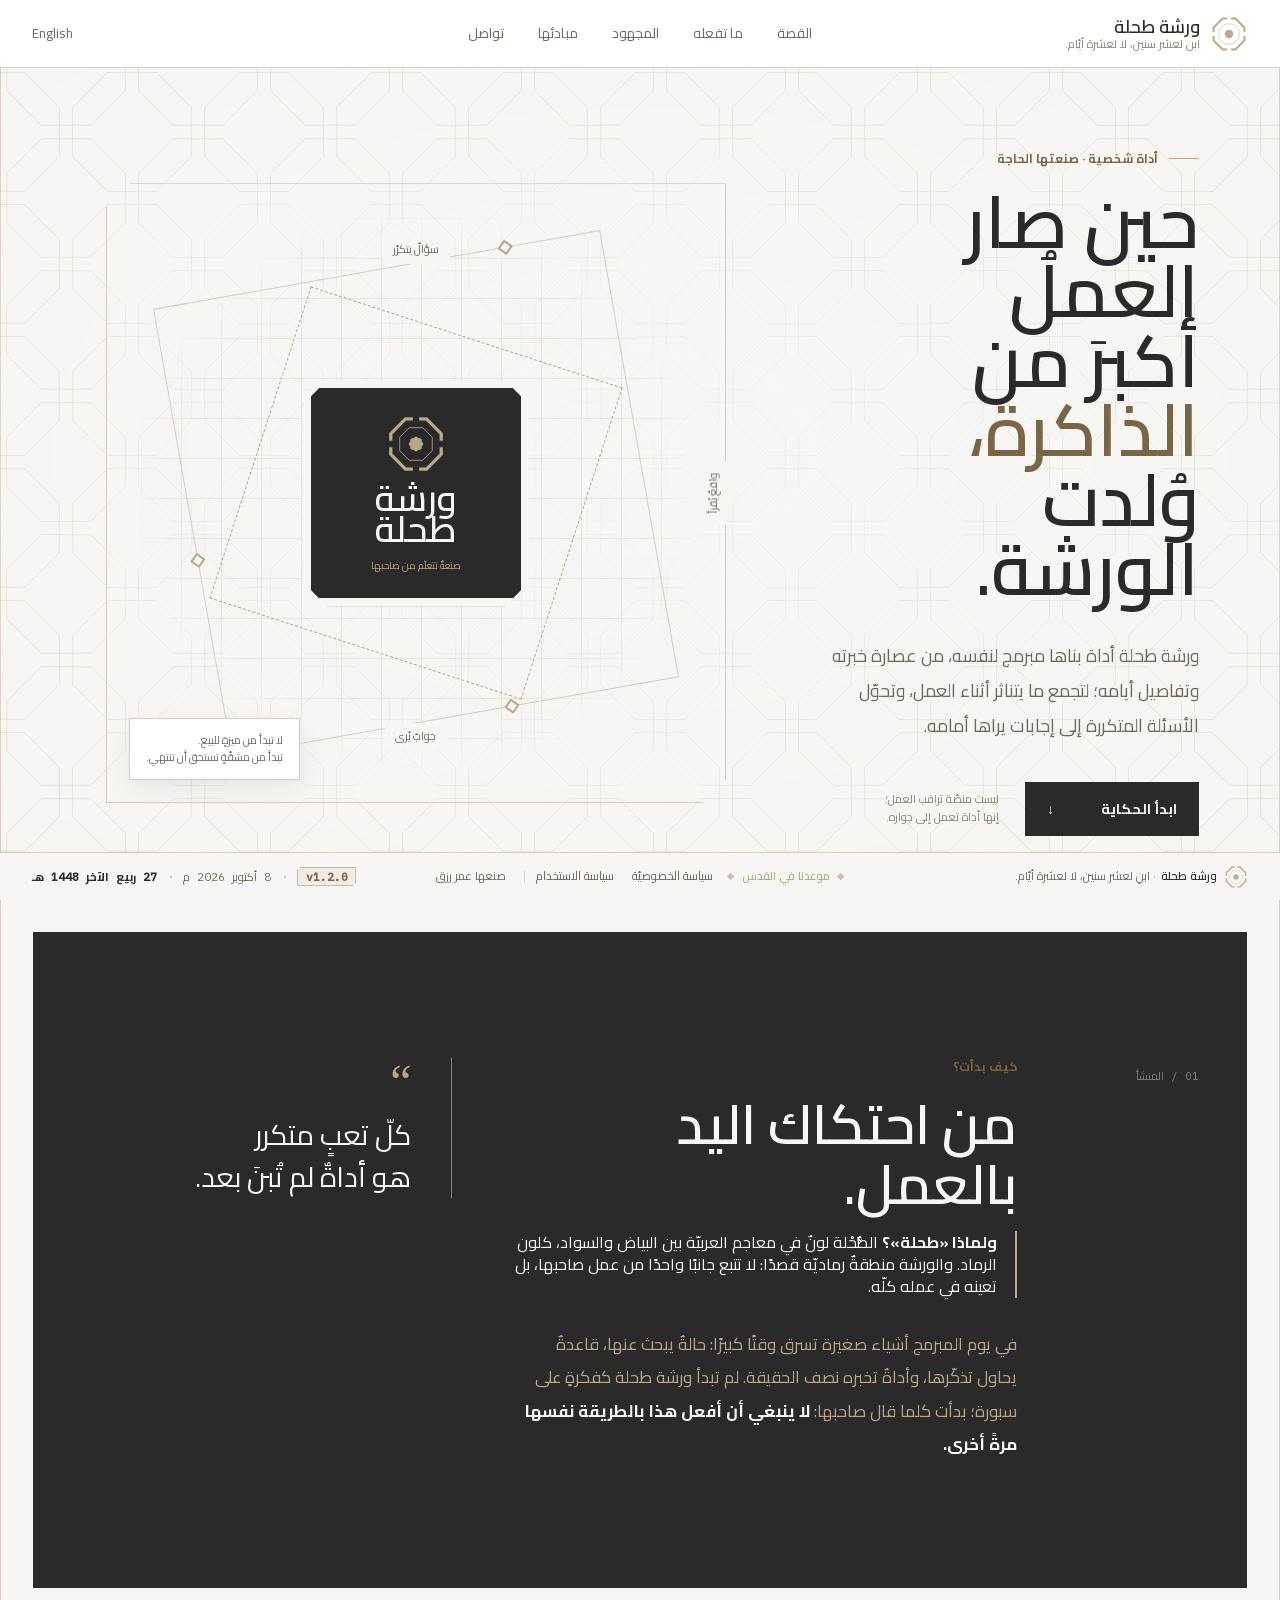
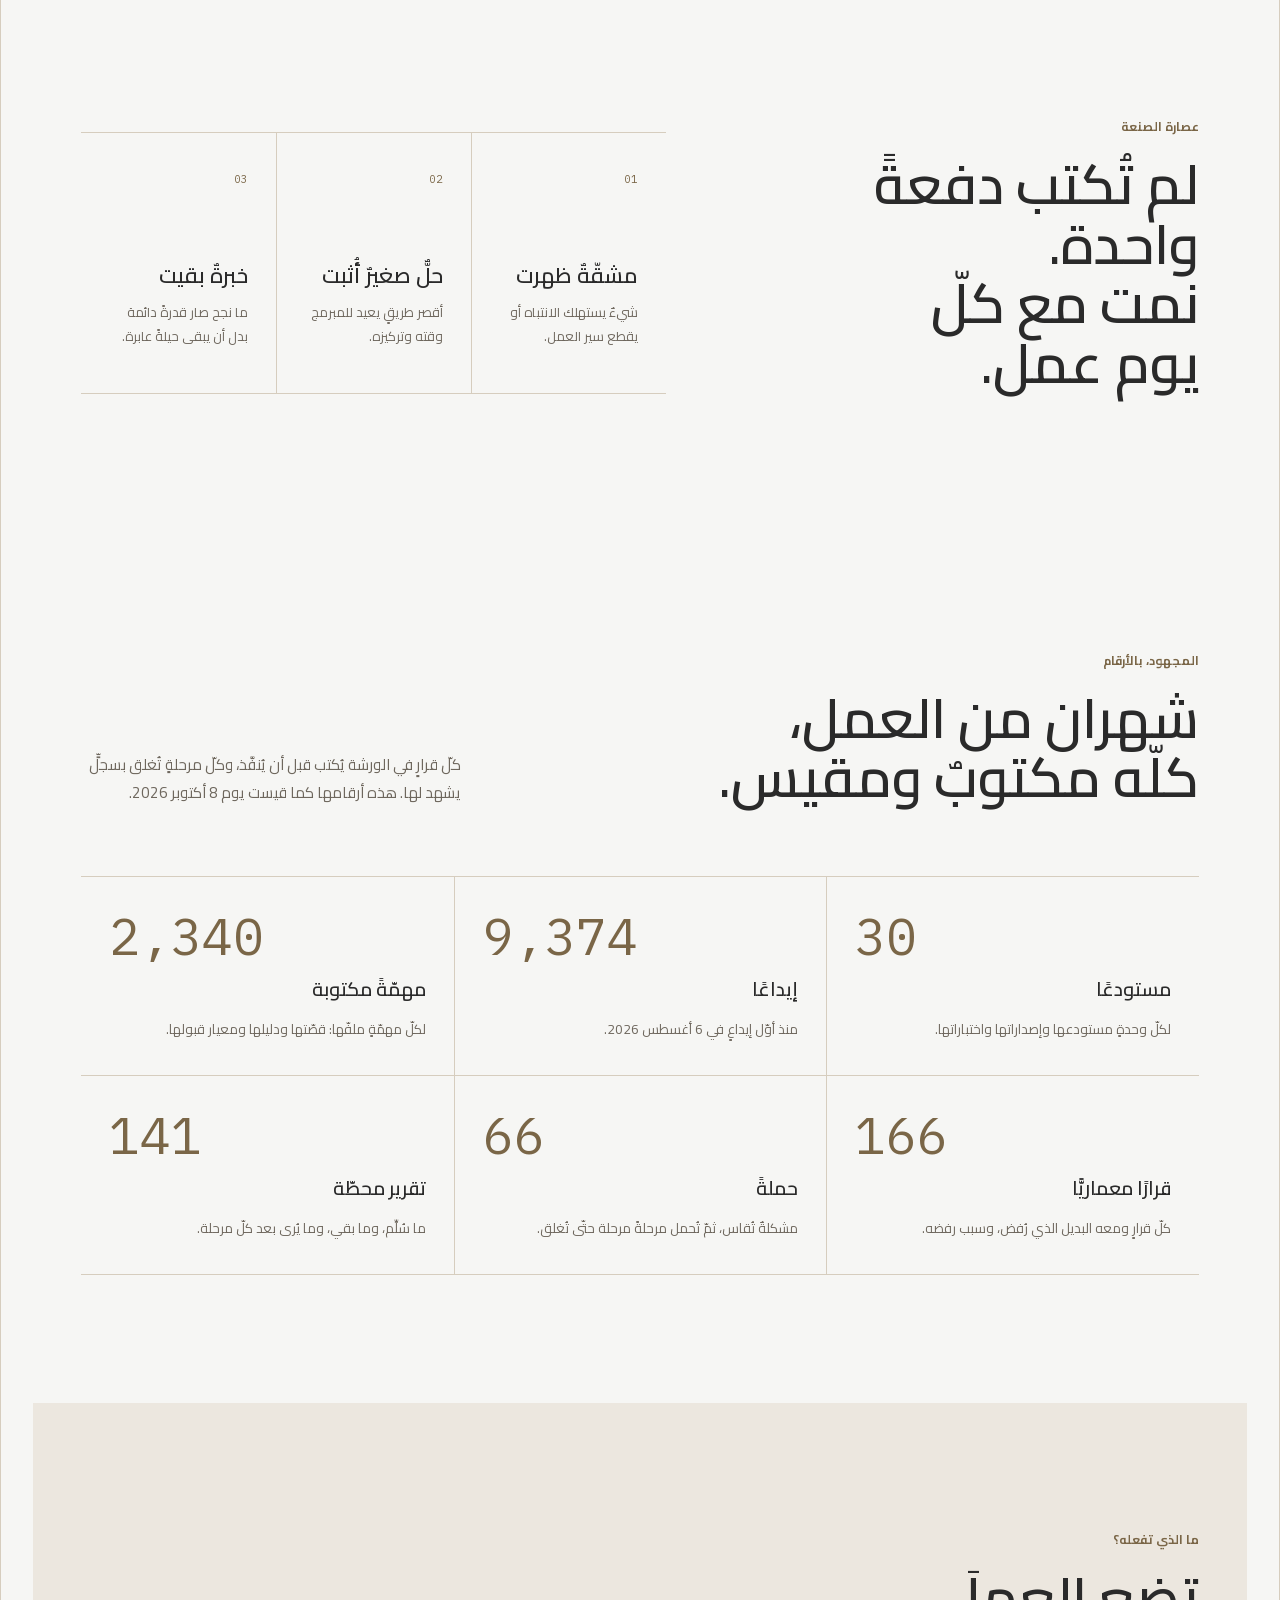
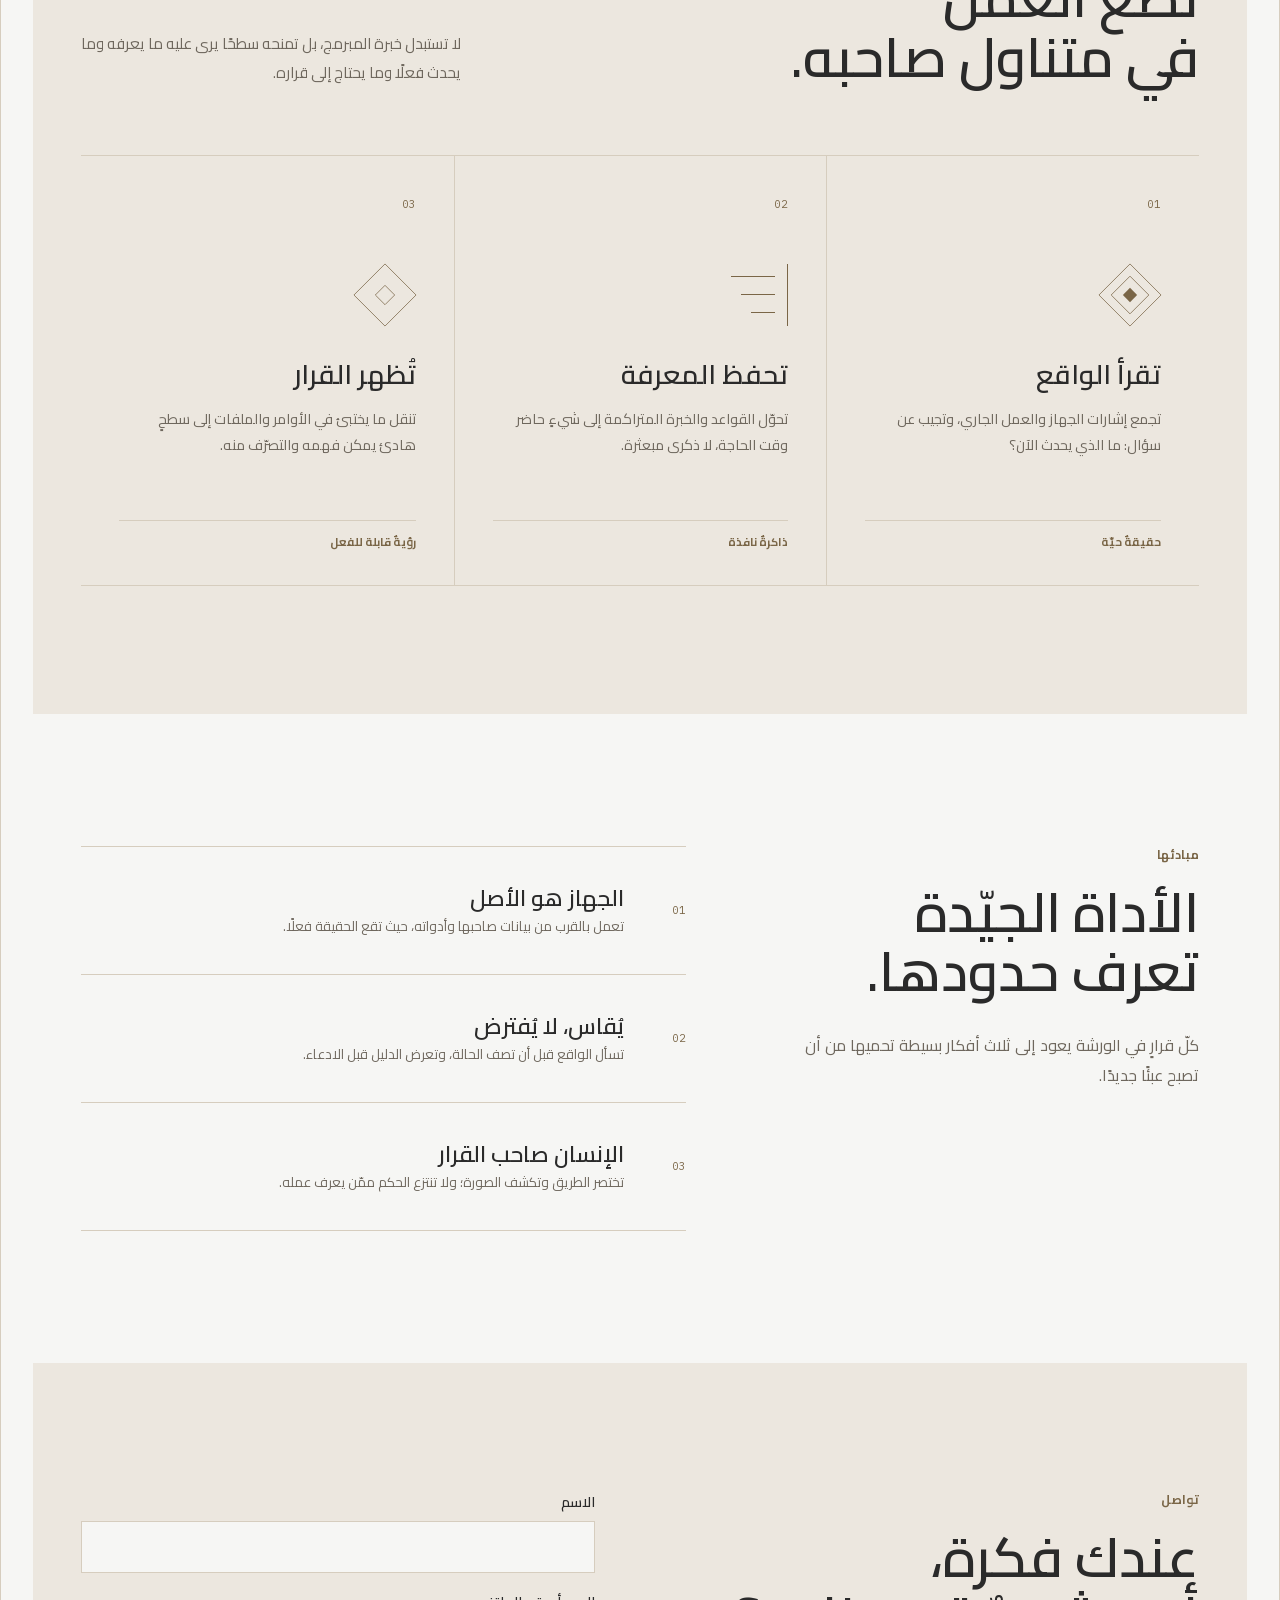
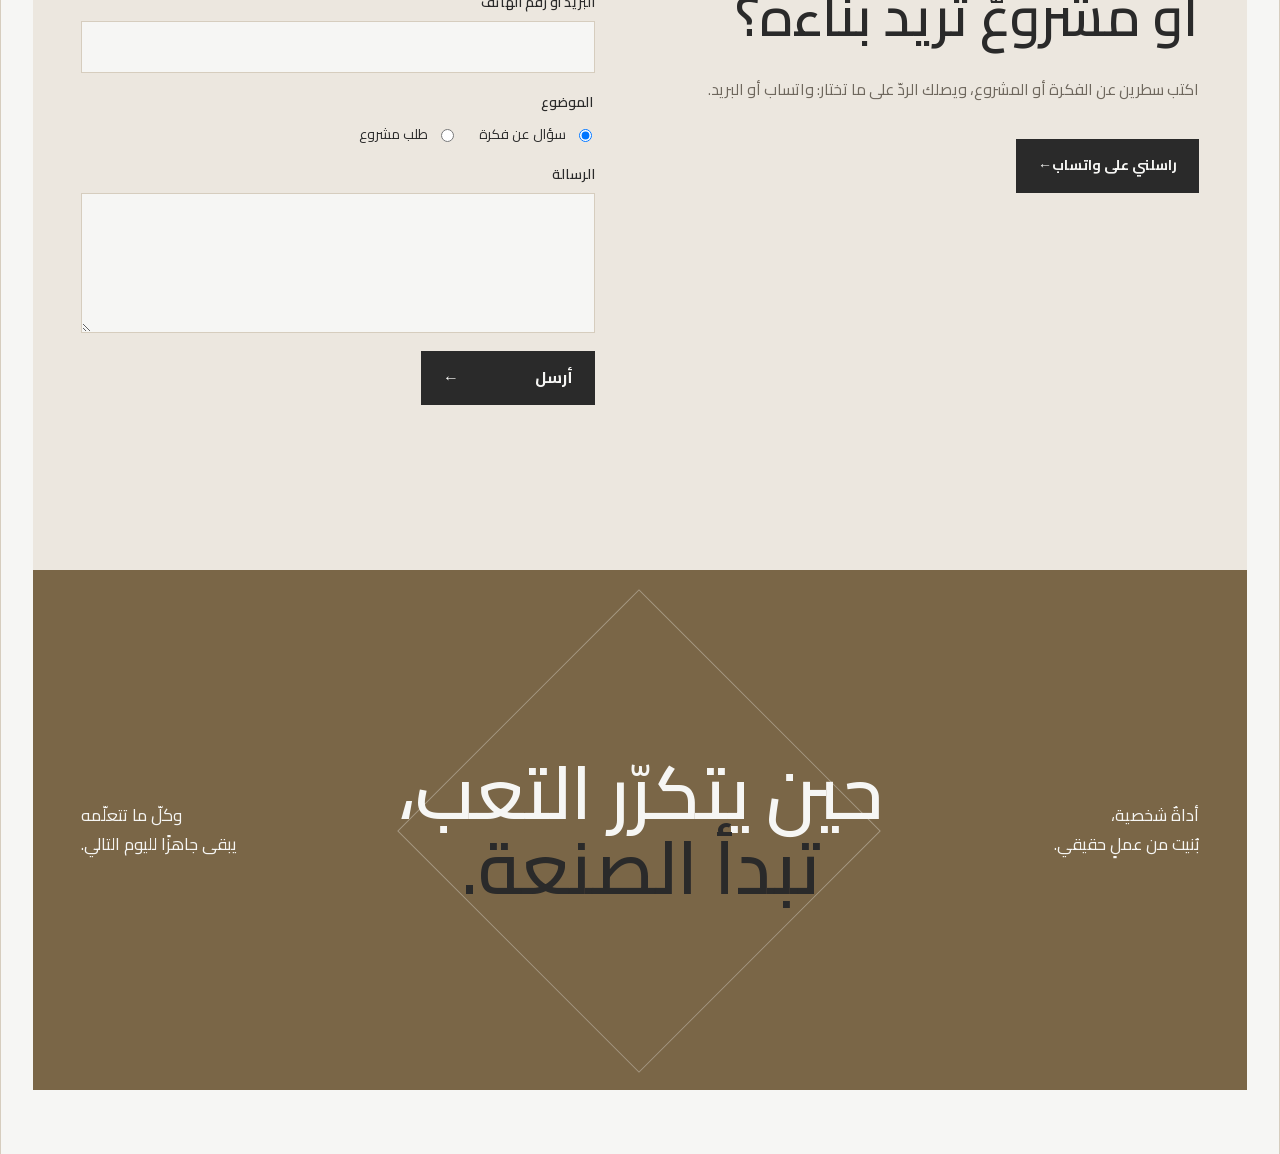
<file: index.html>
<!doctype html>
<html lang="ar" dir="rtl">
  <head>
    <meta charset="utf-8">
    <meta name="viewport" content="width=device-width, initial-scale=1">
    <meta name="description" content="ورشة طحلة — أداة شخصية صاغها مبرمج من خبرته اليومية لتساعده على رؤية العمل وإدارته من جهازه.">
    <meta name="theme-color" content="#ece7df">
    <title>ورشة طحلة — أداة صنعتها الحاجة وصقلها العمل</title>
    <link rel="icon" type="image/svg+xml" href="./assets/almukhtar-identity/marks/almukhtar-mark.svg">
    <link rel="stylesheet" href="./assets/almukhtar-identity/css/tokens.css">
    <link rel="stylesheet" href="./assets/almukhtar-identity/css/base.css">
    <link rel="stylesheet" href="./assets/almukhtar-identity/css/primitives.css">
    <link rel="stylesheet" href="./assets/almukhtar-identity/css/patterns.css">
    <link rel="stylesheet" href="./styles.css">
    <link rel="alternate" hreflang="en" href="https://warsha-tahla.github.io/en/">
    <link rel="alternate" hreflang="ar" href="https://warsha-tahla.github.io/">
    <meta property="og:type" content="website">
    <meta property="og:url" content="https://warsha-tahla.github.io/">
    <meta property="og:title" content="ورشة طحلة — أداة صنعتها الحاجة وصقلها العمل">
    <meta property="og:description" content="ثلاثون مستودعًا وأكثر من تسعة آلاف إيداع في شهرين: ورشةٌ بناها مبرمج لنفسه ليرى عمله ويديره من جهازه.">
    <meta property="og:locale" content="ar_AR">
    <meta name="twitter:card" content="summary_large_image">
    <script src="./site.js" defer></script>
  </head>
  <body class="mz-sheet">
    <header class="mz-topbar mz-topbar--flush">
    <div class="mz-topbar-frame">
      <a class="mz-brand" href="./">
        <img src="./assets/almukhtar-identity/marks/almukhtar-mark.svg" alt="" width="38" height="38">
        <span class="mz-brand-word">
          <b>ورشة طحلة</b><small>ابنِ لعشر سنين، لا لعشرة أيّام.</small>
        </span>
      </a>
      <div class="mz-topbar-center"><!-- zone:center --><nav aria-label="التنقّل الرئيسي">
          <a href="#story">القصة</a>
          <a href="#work">ما تفعله</a>
          <a href="#effort">المجهود</a>
          <a href="#principles">مبادئها</a>
          <a href="#contact">تواصل</a>
        </nav><!-- /zone:center --></div>
      <div class="mz-topbar-end"><!-- zone:end --><a class="lang-switch" href="./en/" hreflang="en" lang="en">English</a><!-- /zone:end --></div>
    </div>
  </header>

    <main id="top">
      <section class="hero" aria-labelledby="hero-title">
        <div class="hero-copy">
          <p class="eyebrow"><span></span> أداة شخصية · صنعتها الحاجة</p>
          <h1 id="hero-title">حين صار العملُ<br>أكبرَ من <em>الذاكرة،</em><br>وُلدت الورشة.</h1>
          <p class="hero-lead">ورشة طحلة أداة بناها مبرمج لنفسه، من عصارة خبرته وتفاصيل أيامه؛ لتجمع ما يتناثر أثناء العمل، وتحوّل الأسئلة المتكررة إلى إجابات يراها أمامه.</p>
          <div class="hero-actions">
            <a class="primary-action" href="#story">ابدأ الحكاية <span aria-hidden="true">↓</span></a>
            <span class="quiet-note">ليست منصّة تراقب العمل؛<br>إنها أداة تعمل إلى جواره.</span>
          </div>
        </div>

        <div class="workshop-piece" role="img" aria-label="دورة عمل تبدأ بالسؤال، تقرأ الواقع، ثم تصنع إجابة واضحة">
          <div class="piece-grid" aria-hidden="true"></div>
          <span class="piece-label label-question">سؤالٌ يتكرّر</span>
          <span class="piece-label label-reality">واقعٌ يُقرأ</span>
          <span class="piece-label label-answer">جوابٌ يُرى</span>
          <div class="piece-orbit orbit-outer" aria-hidden="true"><i></i><i></i><i></i></div>
          <div class="piece-orbit orbit-inner" aria-hidden="true"></div>
          <div class="piece-core">
            <img src="./assets/almukhtar-identity/marks/almukhtar-mark.svg" alt="" width="86" height="86">
            <strong>ورشة<br>طحلة</strong>
            <small>صنعةٌ تتعلّم من صاحبها</small>
          </div>
          <p class="piece-note">لا تبدأ من ميزةٍ للبيع.<br>تبدأ من مشقّةٍ تستحق أن تنتهي.</p>
        </div>
      </section>

      <section class="story" id="story" aria-labelledby="story-title">
        <p class="section-number">01 / المنشأ</p>
        <div class="story-copy">
          <p class="section-kicker">كيف بدأت؟</p>
          <h2 id="story-title">من احتكاك اليد بالعمل.</h2>
          <p class="name-meaning"><strong>ولماذا «طحلة»؟</strong> الطُّحْلة لونٌ في معاجم العربيّة بين البياض والسواد، كلون الرماد. والورشة منطقةٌ رماديّة قصدًا: لا تتبع جانبًا واحدًا من عمل صاحبها، بل تعينه في عمله كلّه.</p>
          <p>في يوم المبرمج أشياء صغيرة تسرق وقتًا كبيرًا: حالةٌ يبحث عنها، قاعدةٌ يحاول تذكّرها، وأداةٌ تخبره نصف الحقيقة. لم تبدأ ورشة طحلة كفكرةٍ على سبورة؛ بدأت كلما قال صاحبها: <strong>لا ينبغي أن أفعل هذا بالطريقة نفسها مرةً أخرى.</strong></p>
        </div>
        <blockquote>
          <span aria-hidden="true">“</span>
          <p>كلّ تعبٍ متكرر<br>هو أداةٌ لم تُبنَ بعد.</p>
        </blockquote>
      </section>

      <section class="craft" aria-labelledby="craft-title">
        <div class="craft-title">
          <p class="section-kicker">عصارة الصنعة</p>
          <h2 id="craft-title">لم تُكتب دفعةً واحدة.<br>نمت مع كلّ يوم عمل.</h2>
        </div>
        <div class="craft-trail">
          <article><span>01</span><h3>مشقّةٌ ظهرت</h3><p>شيءٌ يستهلك الانتباه أو يقطع سير العمل.</p></article>
          <article><span>02</span><h3>حلٌّ صغيرٌ أُثبت</h3><p>أقصر طريقٍ يعيد للمبرمج وقته وتركيزه.</p></article>
          <article><span>03</span><h3>خبرةٌ بقيت</h3><p>ما نجح صار قدرةً دائمة بدل أن يبقى حيلةً عابرة.</p></article>
        </div>
      </section>

      <section class="effort" id="effort" aria-labelledby="effort-title">
        <div class="section-heading">
          <div>
            <p class="section-kicker">المجهود، بالأرقام</p>
            <h2 id="effort-title">شهران من العمل،<br>كلّه مكتوبٌ ومقيس.</h2>
          </div>
          <p>كلّ قرارٍ في الورشة يُكتب قبل أن يُنفَّذ، وكلّ مرحلةٍ تُغلق بسجلٍّ يشهد لها. هذه أرقامها كما قيست يوم 8 أكتوبر 2026.</p>
        </div>
        <dl class="effort-grid">
          <div><dt>مستودعًا</dt><dd dir="ltr">30</dd><p>لكلّ وحدةٍ مستودعها وإصداراتها واختباراتها.</p></div>
          <div><dt>إيداعًا</dt><dd dir="ltr">9,374</dd><p>منذ أوّل إيداعٍ في 6 أغسطس 2026.</p></div>
          <div><dt>مهمّةً مكتوبة</dt><dd dir="ltr">2,340</dd><p>لكلّ مهمّةٍ ملفّها: قصّتها ودليلها ومعيار قبولها.</p></div>
          <div><dt>قرارًا معماريًّا</dt><dd dir="ltr">166</dd><p>كلّ قرارٍ ومعه البديل الذي رُفض، وسبب رفضه.</p></div>
          <div><dt>حملةً</dt><dd dir="ltr">66</dd><p>مشكلةٌ تُقاس، ثمّ تُحمل مرحلةً مرحلة حتّى تُغلق.</p></div>
          <div><dt>تقرير محطّة</dt><dd dir="ltr">141</dd><p>ما سُلِّم، وما بقي، وما يُرى بعد كلّ مرحلة.</p></div>
        </dl>
      </section>

      <section class="work" id="work" aria-labelledby="work-title">
        <div class="section-heading">
          <div>
            <p class="section-kicker">ما الذي تفعله؟</p>
            <h2 id="work-title">تضع العملَ<br>في متناول صاحبه.</h2>
          </div>
          <p>لا تستبدل خبرة المبرمج، بل تمنحه سطحًا يرى عليه ما يعرفه وما يحدث فعلًا وما يحتاج إلى قراره.</p>
        </div>
        <div class="work-list">
          <article>
            <span class="work-index">01</span>
            <div class="work-glyph glyph-pulse" aria-hidden="true"><i></i></div>
            <h3>تقرأ الواقع</h3>
            <p>تجمع إشارات الجهاز والعمل الجاري، وتجيب عن سؤال: ما الذي يحدث الآن؟</p>
            <strong>حقيقةٌ حيّة</strong>
          </article>
          <article>
            <span class="work-index">02</span>
            <div class="work-glyph glyph-lines" aria-hidden="true"><i></i><i></i><i></i></div>
            <h3>تحفظ المعرفة</h3>
            <p>تحوّل القواعد والخبرة المتراكمة إلى شيءٍ حاضر وقت الحاجة، لا ذكرى مبعثرة.</p>
            <strong>ذاكرةٌ نافذة</strong>
          </article>
          <article>
            <span class="work-index">03</span>
            <div class="work-glyph glyph-frame" aria-hidden="true"><i></i></div>
            <h3>تُظهر القرار</h3>
            <p>تنقل ما يختبئ في الأوامر والملفات إلى سطحٍ هادئ يمكن فهمه والتصرّف منه.</p>
            <strong>رؤيةٌ قابلة للفعل</strong>
          </article>
        </div>
      </section>

      <section class="principles" id="principles" aria-labelledby="principles-title">
        <div class="principles-head">
          <p class="section-kicker">مبادئها</p>
          <h2 id="principles-title">الأداة الجيّدة<br>تعرف حدودها.</h2>
          <p>كلّ قرارٍ في الورشة يعود إلى ثلاث أفكار بسيطة تحميها من أن تصبح عبئًا جديدًا.</p>
        </div>
        <div class="principle-list">
          <article><span>01</span><div><h3>الجهاز هو الأصل</h3><p>تعمل بالقرب من بيانات صاحبها وأدواته، حيث تقع الحقيقة فعلًا.</p></div></article>
          <article><span>02</span><div><h3>يُقاس، لا يُفترض</h3><p>تسأل الواقع قبل أن تصف الحالة، وتعرض الدليل قبل الادعاء.</p></div></article>
          <article><span>03</span><div><h3>الإنسان صاحب القرار</h3><p>تختصر الطريق وتكشف الصورة؛ ولا تنتزع الحكم ممّن يعرف عمله.</p></div></article>
        </div>
      </section>

      <section class="contact" id="contact" aria-labelledby="contact-title">
        <div class="contact-copy">
          <p class="section-kicker">تواصل</p>
          <h2 id="contact-title">عندك فكرة،<br>أو مشروعٌ تريد بناءه؟</h2>
          <p>اكتب سطرين عن الفكرة أو المشروع، ويصلك الردّ على ما تختار: واتساب أو البريد.</p>
          <a class="primary-action whatsapp-action" data-whatsapp hidden href="#" rel="noopener">راسلني على واتساب <span aria-hidden="true">←</span></a>
        </div>
        <form class="contact-form" data-form hidden method="post">
          <label>الاسم<input name="name" required autocomplete="name"></label>
          <label>البريد أو رقم الهاتف<input name="reply_to" required autocomplete="email"></label>
          <fieldset><legend>الموضوع</legend>
            <label><input type="radio" name="kind" value="فكرة" checked> سؤال عن فكرة</label>
            <label><input type="radio" name="kind" value="مشروع"> طلب مشروع</label>
          </fieldset>
          <label>الرسالة<textarea name="message" rows="5" required></textarea></label>
          <input type="text" name="_gotcha" tabindex="-1" autocomplete="off" class="trap" aria-hidden="true">
          <button class="primary-action" type="submit">أرسل <span aria-hidden="true">←</span></button>
          <p class="form-state" role="status" aria-live="polite"></p>
        </form>
      </section>

      <section class="closing">
        <p>أداةٌ شخصية،<br>بُنيت من عملٍ حقيقي.</p>
        <h2>حين يتكرّر التعب،<br><em>تبدأ الصنعة.</em></h2>
        <p>وكلّ ما تتعلّمه<br>يبقى جاهزًا لليوم التالي.</p>
      </section>
    </main>

    <footer class="mz-footer mz-footer--document">
    <div class="mz-footer-frame">
      <div class="mz-footer-id">
        <img src="./assets/almukhtar-identity/marks/almukhtar-mark.svg" alt="" width="24" height="24">
        <p><b>ورشة طحلة</b><span> · ابنِ لعشر سنين، لا لعشرة أيّام.</span></p>
      </div>
      <div class="mz-footer-seal"><span class="mz-footer-vow">موعدنا في القدس</span></div>
      <div class="mz-footer-unit"><!-- zone:foot --><nav class="footer-links" aria-label="روابط الموقع"><a href="./privacy.html">سياسة الخصوصيّة</a><a href="./terms.html">سياسة الاستخدام</a></nav><small class="footer-credit">صنعها عمر رزق</small><!-- /zone:foot --></div>
      <div class="mz-footer-stamp"><b>v1.2.0</b><span aria-hidden="true">·</span><time datetime="2026-10-08">8 أكتوبر 2026 م</time><span aria-hidden="true">·</span><span data-release-hijri>27 ربيع الآخر 1448 هـ</span></div>
    </div>
  </footer>
  </body>
</html>
</file>
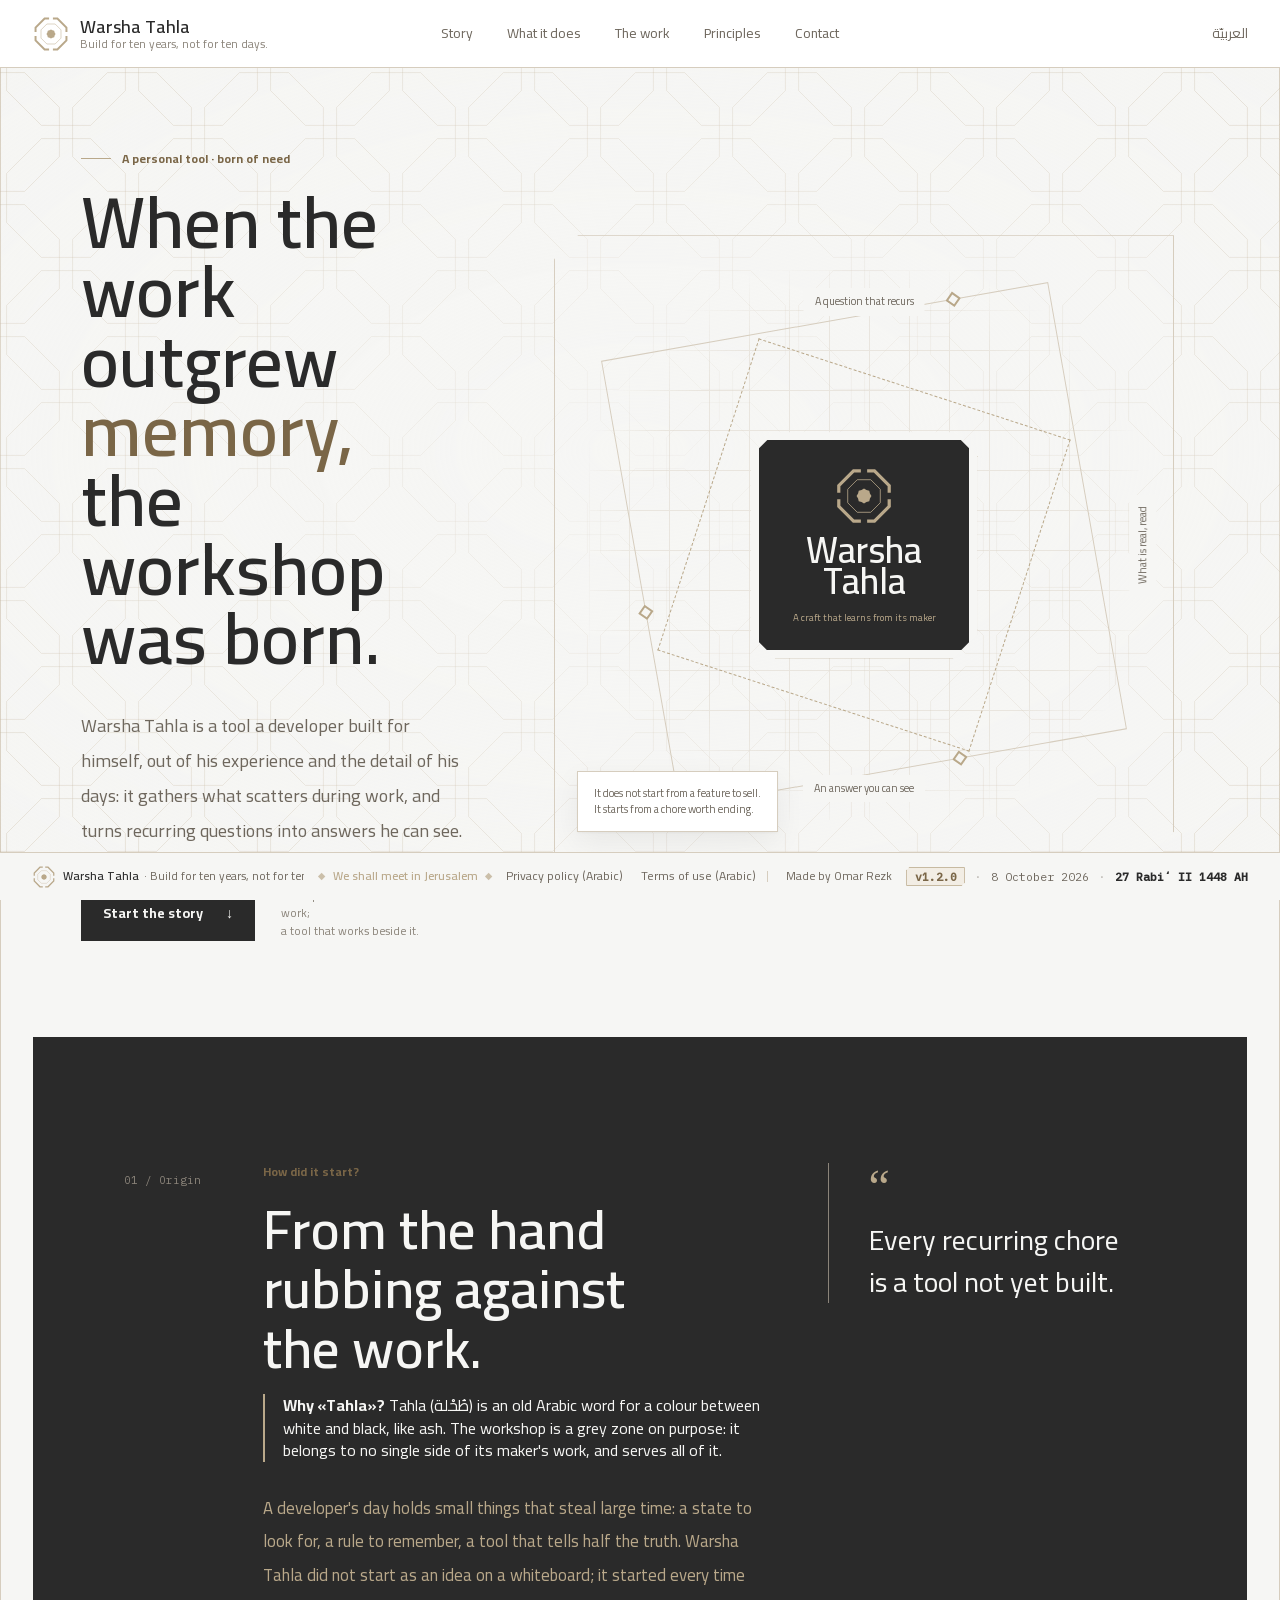
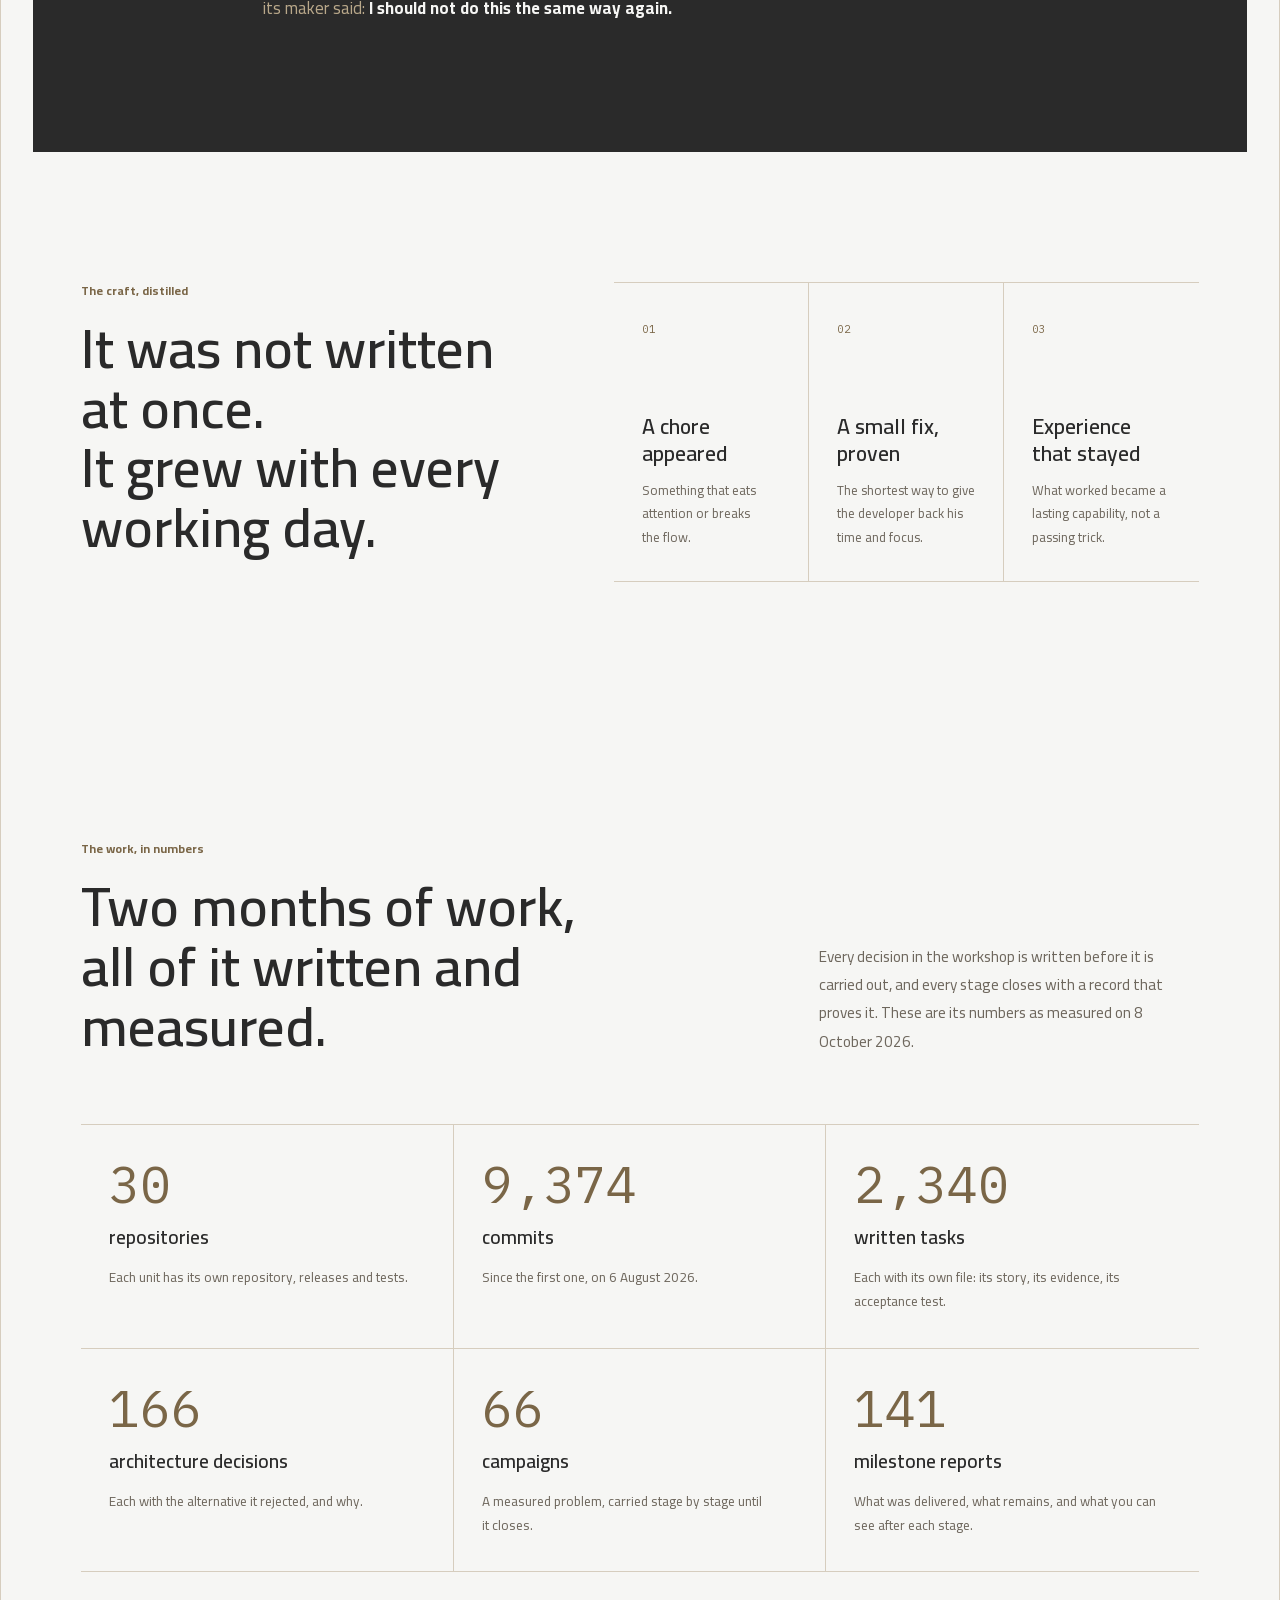
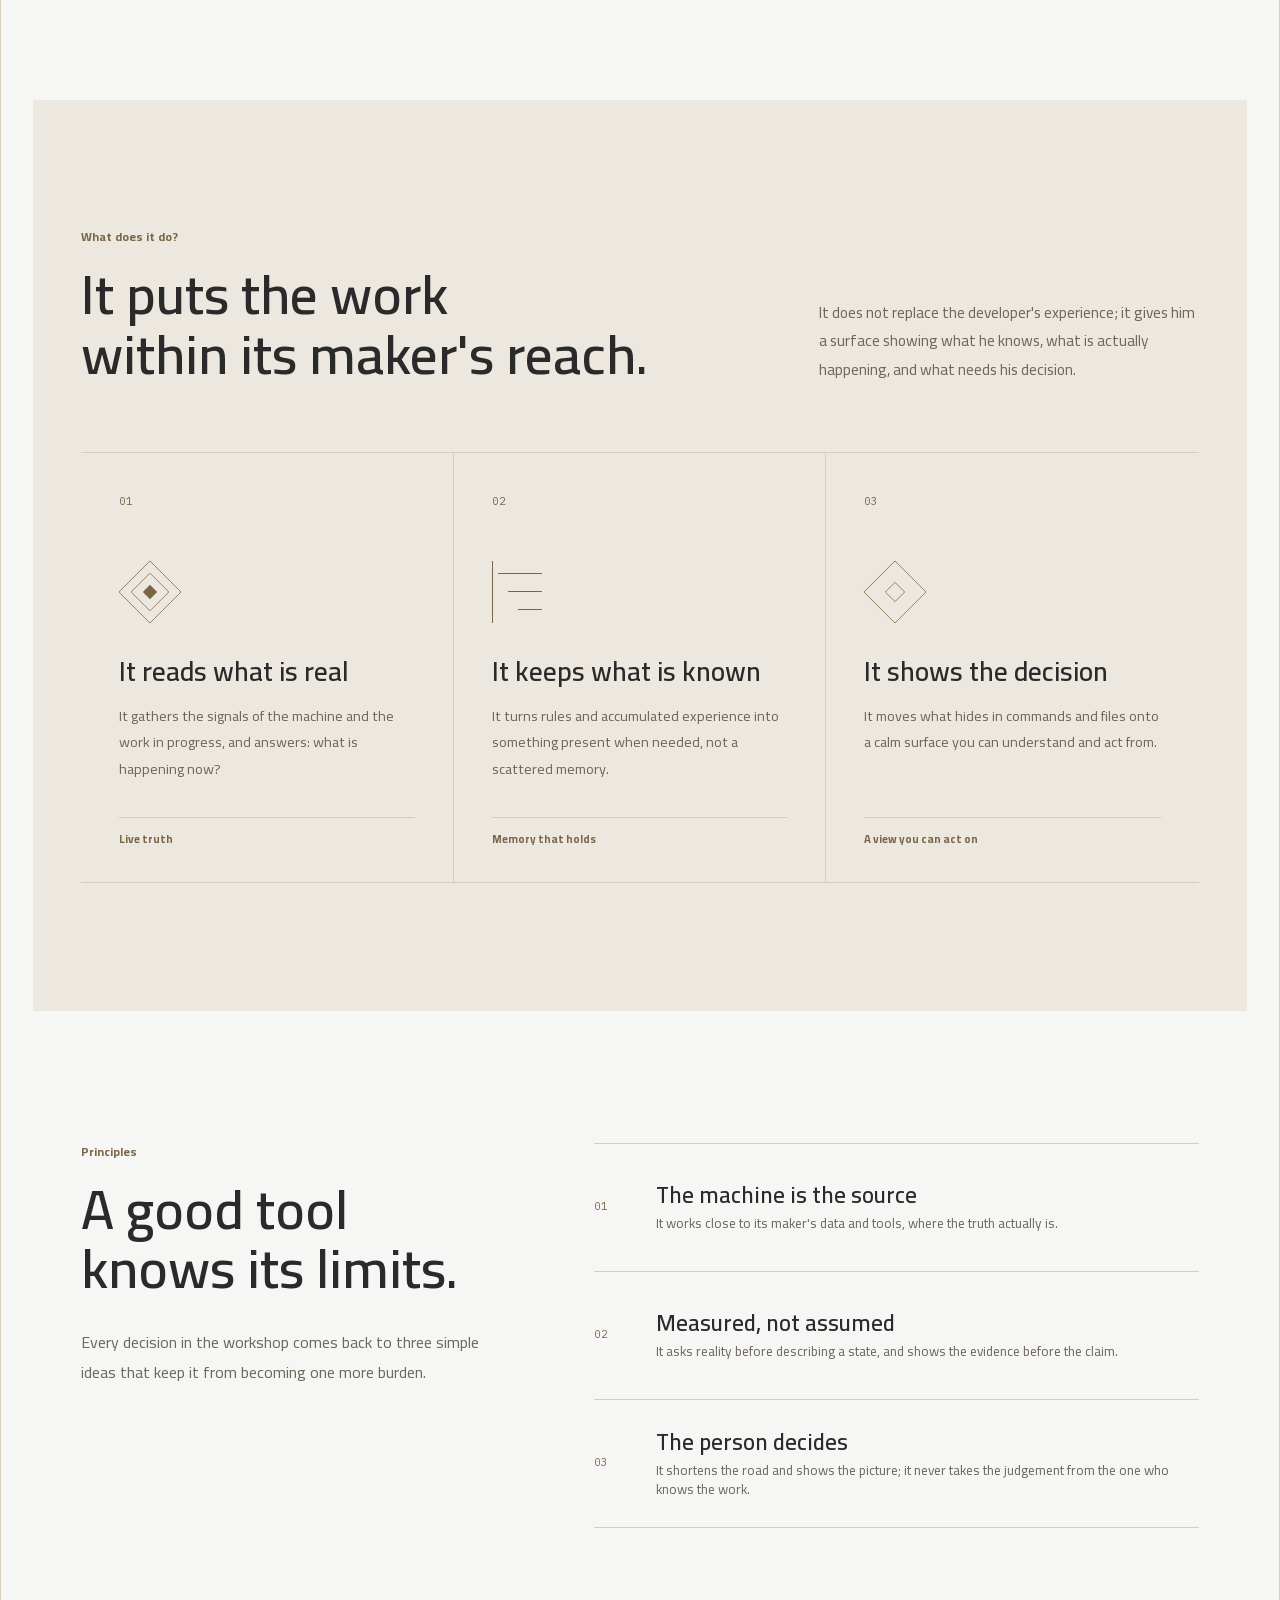
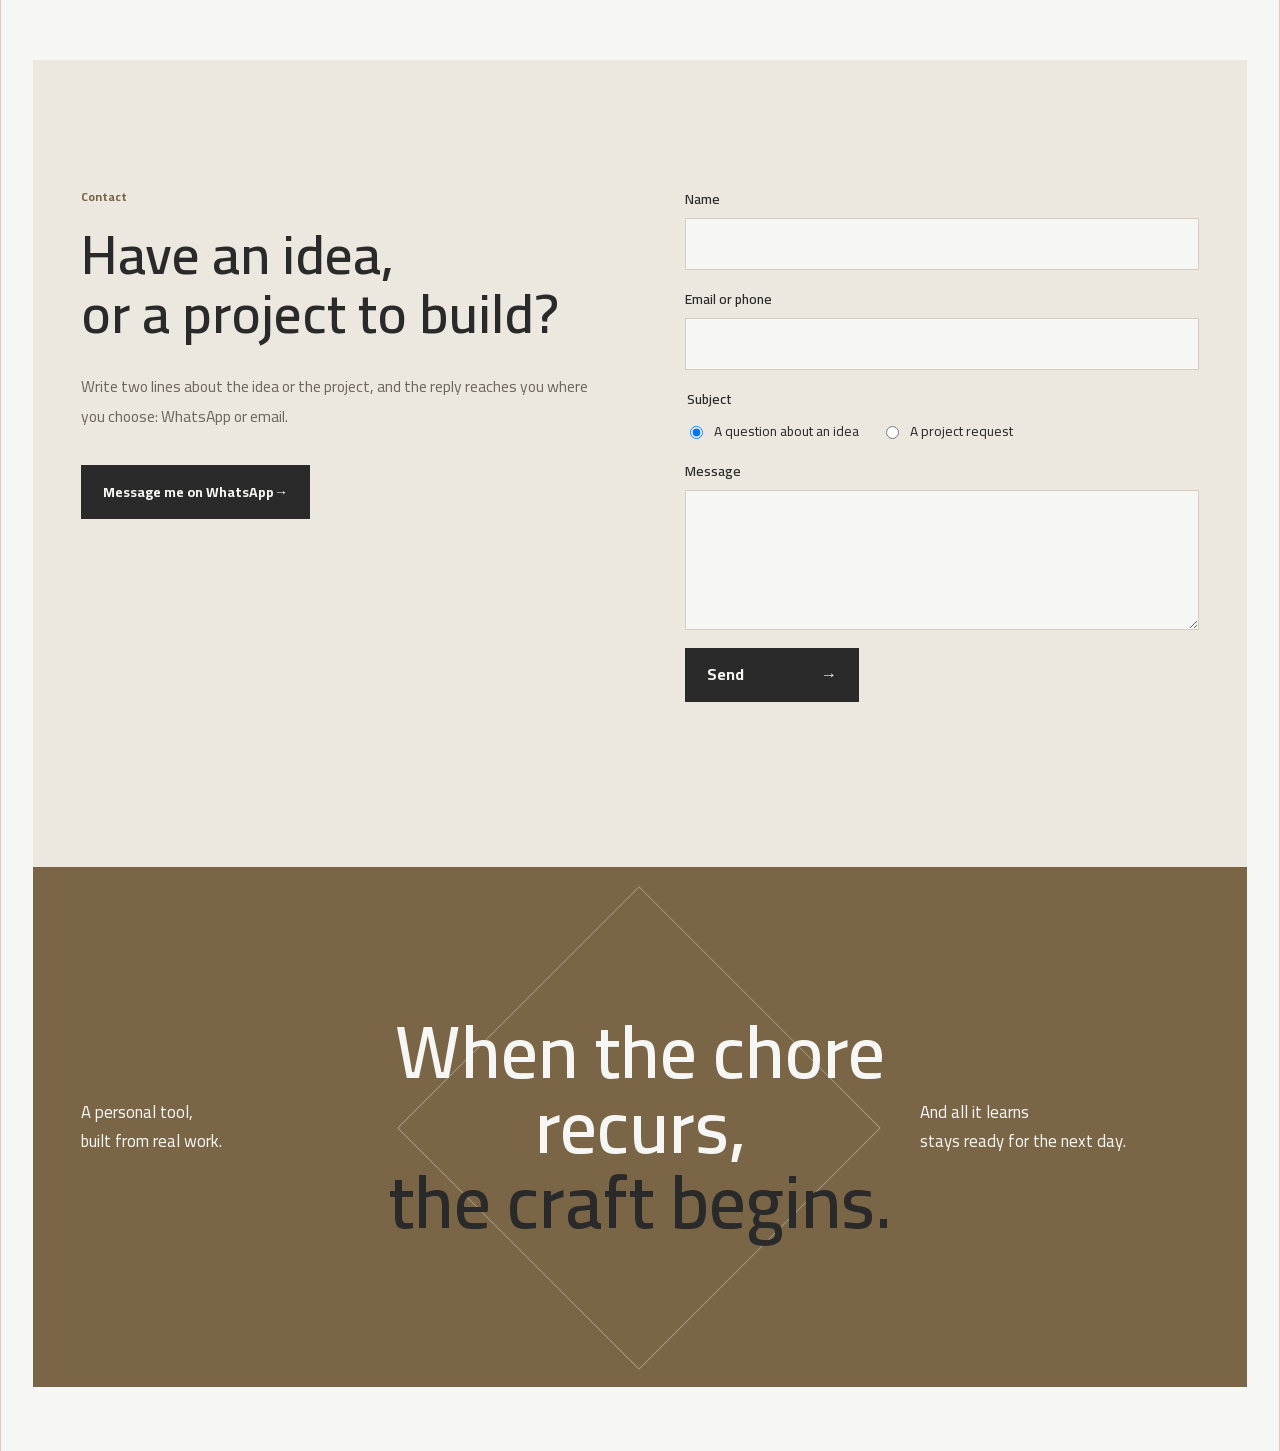
<file: en/index.html>
<!doctype html>
<html lang="en" dir="ltr">
  <head>
    <meta charset="utf-8">
    <meta name="viewport" content="width=device-width, initial-scale=1">
    <meta name="description" content="Warsha Tahla — a personal workshop one developer built from his daily work, to see and run that work from his own machine.">
    <meta name="theme-color" content="#ece7df">
    <title>Warsha Tahla — a tool born of need, shaped by work</title>
    <link rel="icon" type="image/svg+xml" href="../assets/almukhtar-identity/marks/almukhtar-mark.svg">
    <link rel="stylesheet" href="../assets/almukhtar-identity/css/tokens.css">
    <link rel="stylesheet" href="../assets/almukhtar-identity/css/base.css">
    <link rel="stylesheet" href="../assets/almukhtar-identity/css/primitives.css">
    <link rel="stylesheet" href="../assets/almukhtar-identity/css/patterns.css">
    <link rel="stylesheet" href="../styles.css">
    <link rel="alternate" hreflang="en" href="https://warsha-tahla.github.io/en/">
    <link rel="alternate" hreflang="ar" href="https://warsha-tahla.github.io/">
    <meta property="og:type" content="website">
    <meta property="og:url" content="https://warsha-tahla.github.io/en/">
    <meta property="og:title" content="Warsha Tahla — a tool born of need, shaped by work">
    <meta property="og:description" content="Thirty repositories and over nine thousand commits in two months: a workshop one developer built to see and run his work from his own machine.">
    <meta property="og:locale" content="en_US">
    <meta name="twitter:card" content="summary_large_image">
    <script src="../site.js" defer></script>
  </head>
  <body class="mz-sheet">
    <header class="mz-topbar mz-topbar--flush">
    <div class="mz-topbar-frame">
      <a class="mz-brand" href="./">
        <img src="./../assets/almukhtar-identity/marks/almukhtar-mark.svg" alt="" width="38" height="38">
        <span class="mz-brand-word">
          <b>Warsha Tahla</b><small>Build for ten years, not for ten days.</small>
        </span>
      </a>
      <div class="mz-topbar-center"><!-- zone:center --><nav aria-label="Main navigation">
          <a href="#story">Story</a>
          <a href="#work">What it does</a>
          <a href="#effort">The work</a>
          <a href="#principles">Principles</a>
          <a href="#contact">Contact</a>
        </nav><!-- /zone:center --></div>
      <div class="mz-topbar-end"><!-- zone:end --><a class="lang-switch" href="../" hreflang="ar" lang="ar">العربيّة</a><!-- /zone:end --></div>
    </div>
  </header>

    <main id="top">
      <section class="hero" aria-labelledby="hero-title">
        <div class="hero-copy">
          <p class="eyebrow"><span></span> A personal tool · born of need</p>
          <h1 id="hero-title">When the work outgrew<br><em>memory,</em><br>the workshop was born.</h1>
          <p class="hero-lead">Warsha Tahla is a tool a developer built for himself, out of his experience and the detail of his days: it gathers what scatters during work, and turns recurring questions into answers he can see.</p>
          <div class="hero-actions">
            <a class="primary-action" href="#story">Start the story <span aria-hidden="true">↓</span></a>
            <span class="quiet-note">Not a platform that watches the work;<br>a tool that works beside it.</span>
          </div>
        </div>

        <div class="workshop-piece" role="img" aria-label="A cycle that starts with a question, reads what is real, then makes a clear answer">
          <div class="piece-grid" aria-hidden="true"></div>
          <span class="piece-label label-question">A question that recurs</span>
          <span class="piece-label label-reality">What is real, read</span>
          <span class="piece-label label-answer">An answer you can see</span>
          <div class="piece-orbit orbit-outer" aria-hidden="true"><i></i><i></i><i></i></div>
          <div class="piece-orbit orbit-inner" aria-hidden="true"></div>
          <div class="piece-core">
            <img src="../assets/almukhtar-identity/marks/almukhtar-mark.svg" alt="" width="86" height="86">
            <strong>Warsha<br>Tahla</strong>
            <small>A craft that learns from its maker</small>
          </div>
          <p class="piece-note">It does not start from a feature to sell.<br>It starts from a chore worth ending.</p>
        </div>
      </section>

      <section class="story" id="story" aria-labelledby="story-title">
        <p class="section-number">01 / Origin</p>
        <div class="story-copy">
          <p class="section-kicker">How did it start?</p>
          <h2 id="story-title">From the hand rubbing against the work.</h2>
          <p class="name-meaning"><strong>Why «Tahla»?</strong> Tahla (طُحْلة) is an old Arabic word for a colour between white and black, like ash. The workshop is a grey zone on purpose: it belongs to no single side of its maker's work, and serves all of it.</p>
          <p>A developer's day holds small things that steal large time: a state to look for, a rule to remember, a tool that tells half the truth. Warsha Tahla did not start as an idea on a whiteboard; it started every time its maker said: <strong>I should not do this the same way again.</strong></p>
        </div>
        <blockquote>
          <span aria-hidden="true">“</span>
          <p>Every recurring chore<br>is a tool not yet built.</p>
        </blockquote>
      </section>

      <section class="craft" aria-labelledby="craft-title">
        <div class="craft-title">
          <p class="section-kicker">The craft, distilled</p>
          <h2 id="craft-title">It was not written at once.<br>It grew with every working day.</h2>
        </div>
        <div class="craft-trail">
          <article><span>01</span><h3>A chore appeared</h3><p>Something that eats attention or breaks the flow.</p></article>
          <article><span>02</span><h3>A small fix, proven</h3><p>The shortest way to give the developer back his time and focus.</p></article>
          <article><span>03</span><h3>Experience that stayed</h3><p>What worked became a lasting capability, not a passing trick.</p></article>
        </div>
      </section>

      <section class="effort" id="effort" aria-labelledby="effort-title">
        <div class="section-heading">
          <div>
            <p class="section-kicker">The work, in numbers</p>
            <h2 id="effort-title">Two months of work,<br>all of it written and measured.</h2>
          </div>
          <p>Every decision in the workshop is written before it is carried out, and every stage closes with a record that proves it. These are its numbers as measured on 8 October 2026.</p>
        </div>
        <dl class="effort-grid">
          <div><dt>repositories</dt><dd>30</dd><p>Each unit has its own repository, releases and tests.</p></div>
          <div><dt>commits</dt><dd>9,374</dd><p>Since the first one, on 6 August 2026.</p></div>
          <div><dt>written tasks</dt><dd>2,340</dd><p>Each with its own file: its story, its evidence, its acceptance test.</p></div>
          <div><dt>architecture decisions</dt><dd>166</dd><p>Each with the alternative it rejected, and why.</p></div>
          <div><dt>campaigns</dt><dd>66</dd><p>A measured problem, carried stage by stage until it closes.</p></div>
          <div><dt>milestone reports</dt><dd>141</dd><p>What was delivered, what remains, and what you can see after each stage.</p></div>
        </dl>
      </section>

      <section class="work" id="work" aria-labelledby="work-title">
        <div class="section-heading">
          <div>
            <p class="section-kicker">What does it do?</p>
            <h2 id="work-title">It puts the work<br>within its maker's reach.</h2>
          </div>
          <p>It does not replace the developer's experience; it gives him a surface showing what he knows, what is actually happening, and what needs his decision.</p>
        </div>
        <div class="work-list">
          <article>
            <span class="work-index">01</span>
            <div class="work-glyph glyph-pulse" aria-hidden="true"><i></i></div>
            <h3>It reads what is real</h3>
            <p>It gathers the signals of the machine and the work in progress, and answers: what is happening now?</p>
            <strong>Live truth</strong>
          </article>
          <article>
            <span class="work-index">02</span>
            <div class="work-glyph glyph-lines" aria-hidden="true"><i></i><i></i><i></i></div>
            <h3>It keeps what is known</h3>
            <p>It turns rules and accumulated experience into something present when needed, not a scattered memory.</p>
            <strong>Memory that holds</strong>
          </article>
          <article>
            <span class="work-index">03</span>
            <div class="work-glyph glyph-frame" aria-hidden="true"><i></i></div>
            <h3>It shows the decision</h3>
            <p>It moves what hides in commands and files onto a calm surface you can understand and act from.</p>
            <strong>A view you can act on</strong>
          </article>
        </div>
      </section>

      <section class="principles" id="principles" aria-labelledby="principles-title">
        <div class="principles-head">
          <p class="section-kicker">Principles</p>
          <h2 id="principles-title">A good tool<br>knows its limits.</h2>
          <p>Every decision in the workshop comes back to three simple ideas that keep it from becoming one more burden.</p>
        </div>
        <div class="principle-list">
          <article><span>01</span><div><h3>The machine is the source</h3><p>It works close to its maker's data and tools, where the truth actually is.</p></div></article>
          <article><span>02</span><div><h3>Measured, not assumed</h3><p>It asks reality before describing a state, and shows the evidence before the claim.</p></div></article>
          <article><span>03</span><div><h3>The person decides</h3><p>It shortens the road and shows the picture; it never takes the judgement from the one who knows the work.</p></div></article>
        </div>
      </section>

      <section class="contact" id="contact" aria-labelledby="contact-title">
        <div class="contact-copy">
          <p class="section-kicker">Contact</p>
          <h2 id="contact-title">Have an idea,<br>or a project to build?</h2>
          <p>Write two lines about the idea or the project, and the reply reaches you where you choose: WhatsApp or email.</p>
          <a class="primary-action whatsapp-action" data-whatsapp hidden href="#" rel="noopener">Message me on WhatsApp <span aria-hidden="true">→</span></a>
        </div>
        <form class="contact-form" data-form hidden method="post">
          <label>Name<input name="name" required autocomplete="name"></label>
          <label>Email or phone<input name="reply_to" required autocomplete="email"></label>
          <fieldset><legend>Subject</legend>
            <label><input type="radio" name="kind" value="idea" checked> A question about an idea</label>
            <label><input type="radio" name="kind" value="project"> A project request</label>
          </fieldset>
          <label>Message<textarea name="message" rows="5" required></textarea></label>
          <input type="text" name="_gotcha" tabindex="-1" autocomplete="off" class="trap" aria-hidden="true">
          <button class="primary-action" type="submit">Send <span aria-hidden="true">→</span></button>
          <p class="form-state" role="status" aria-live="polite"></p>
        </form>
      </section>

      <section class="closing">
        <p>A personal tool,<br>built from real work.</p>
        <h2>When the chore recurs,<br><em>the craft begins.</em></h2>
        <p>And all it learns<br>stays ready for the next day.</p>
      </section>
    </main>

    <footer class="mz-footer mz-footer--document">
    <div class="mz-footer-frame">
      <div class="mz-footer-id">
        <img src="./../assets/almukhtar-identity/marks/almukhtar-mark.svg" alt="" width="24" height="24">
        <p><b>Warsha Tahla</b><span> · Build for ten years, not for ten days.</span></p>
      </div>
      <div class="mz-footer-seal"><span class="mz-footer-vow">We shall meet in Jerusalem</span></div>
      <div class="mz-footer-unit"><!-- zone:foot --><nav class="footer-links" aria-label="Site links"><a href="../privacy.html">Privacy policy (Arabic)</a><a href="../terms.html">Terms of use (Arabic)</a></nav><small class="footer-credit">Made by Omar Rezk</small><!-- /zone:foot --></div>
      <div class="mz-footer-stamp"><b>v1.2.0</b><span aria-hidden="true">·</span><time datetime="2026-10-08">8 October 2026</time><span aria-hidden="true">·</span><span data-release-hijri>27 Rabiʻ II 1448 AH</span></div>
    </div>
  </footer>
  </body>
</html>
</file>
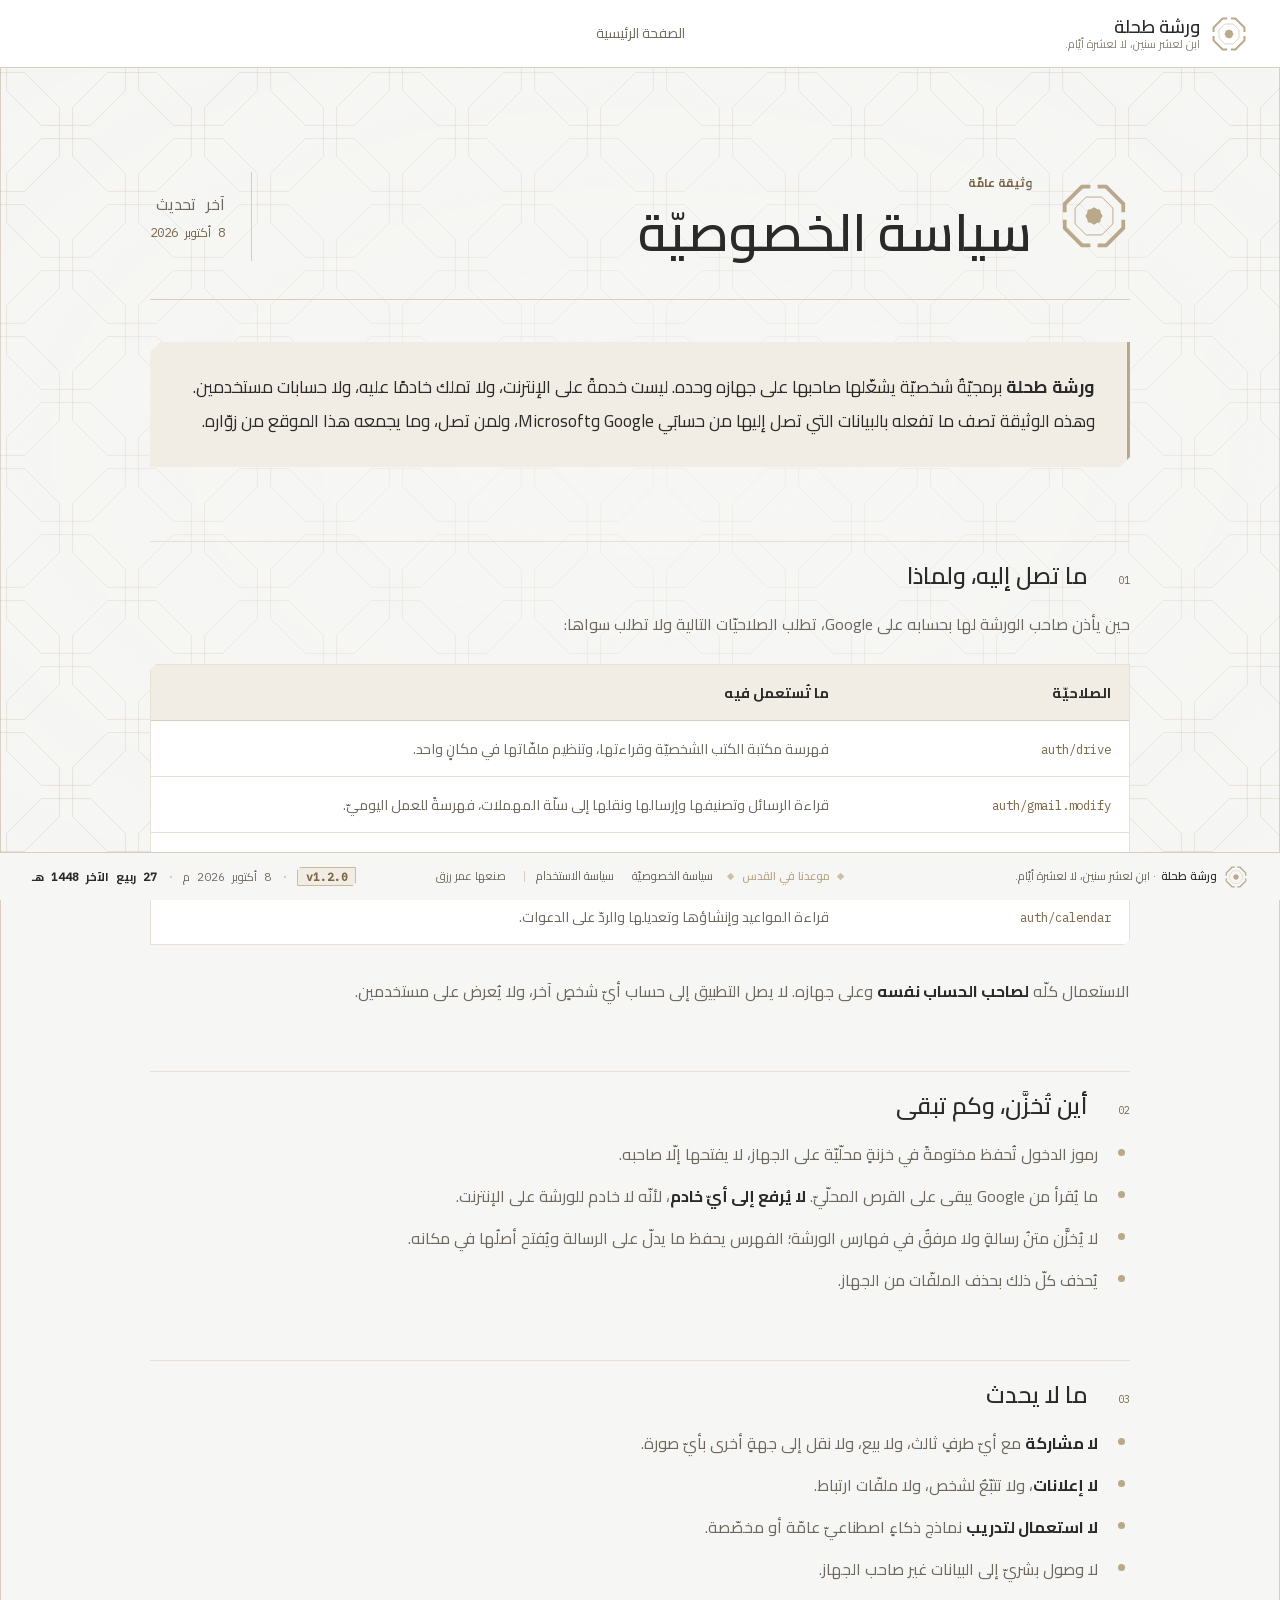
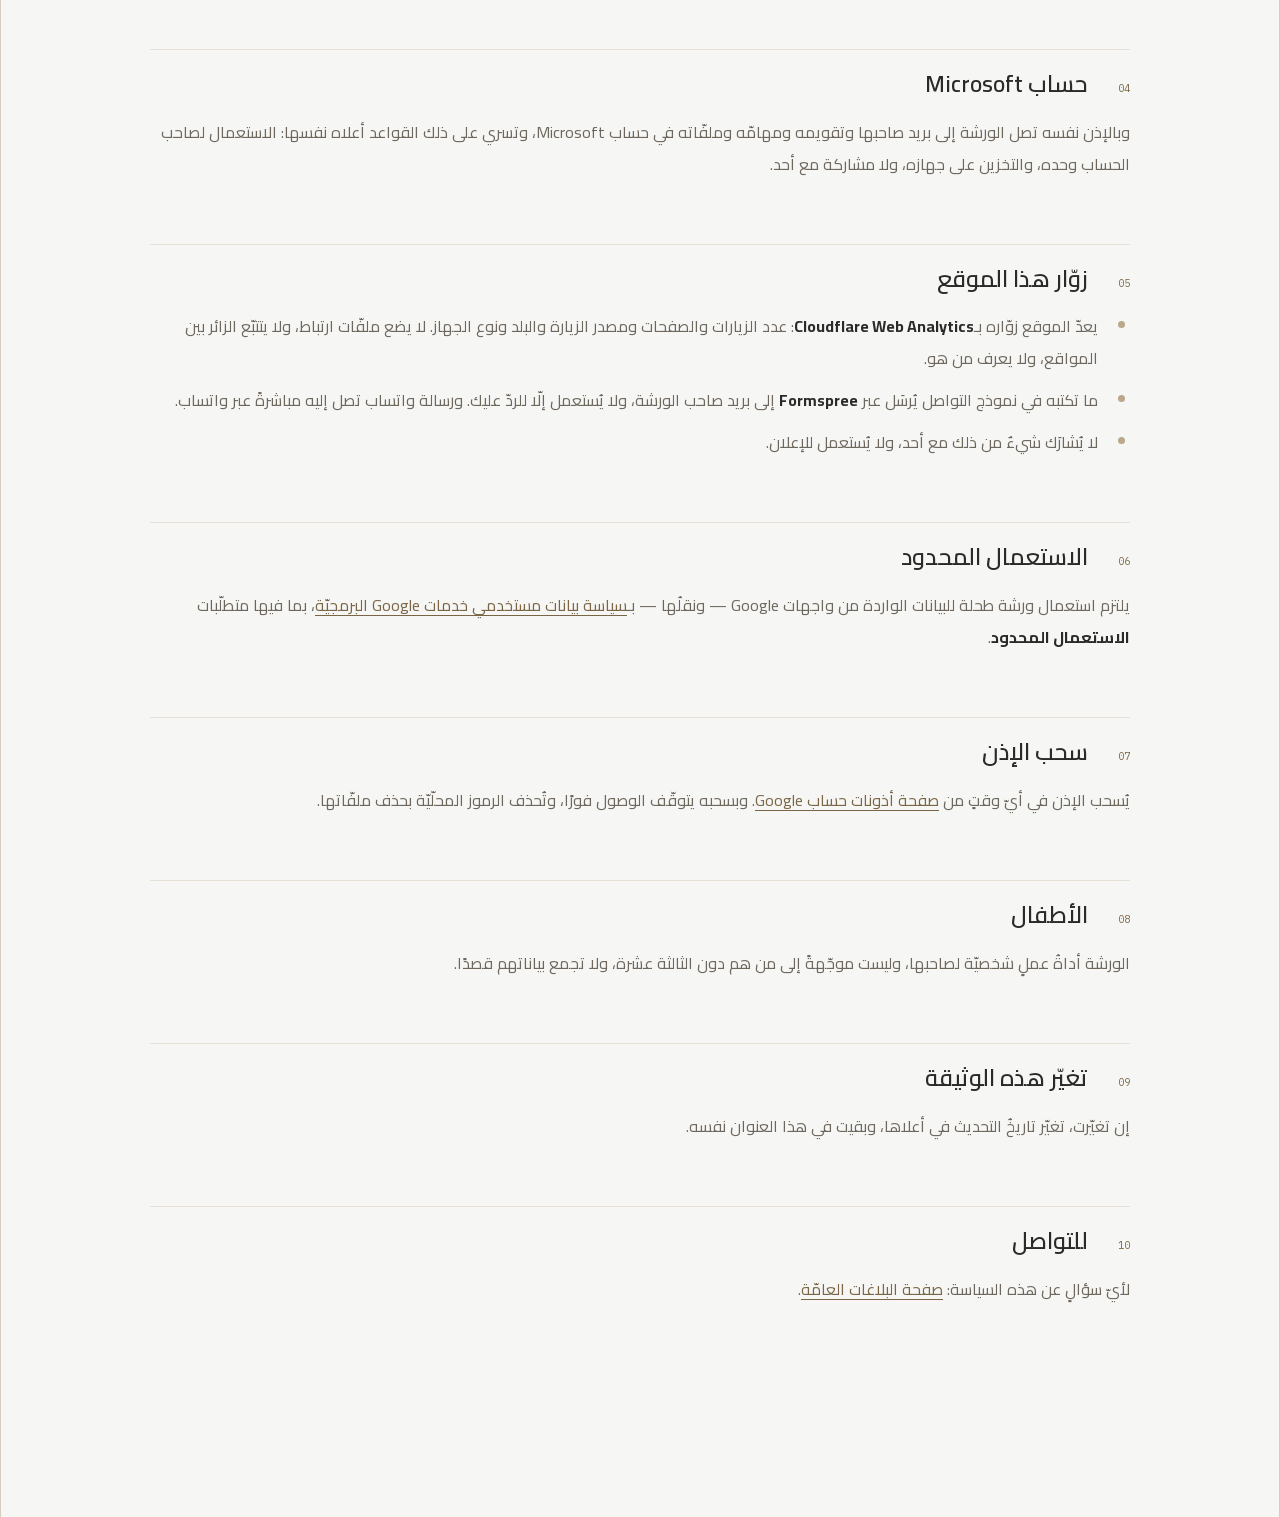
<file: privacy.html>
<!doctype html>
<html lang="ar" dir="rtl">
  <head>
    <meta charset="utf-8">
    <meta name="viewport" content="width=device-width, initial-scale=1">
    <meta name="description" content="سياسة الخصوصيّة لورشة طحلة — برمجيّة شخصيّة تعمل على جهاز صاحبها وحده، ولا ترسل بياناته إلى أيّ خادم أو طرفٍ ثالث.">
    <meta name="theme-color" content="#ece7df">
    <title>سياسة الخصوصيّة — ورشة طحلة</title>
    <link rel="icon" type="image/svg+xml" href="./assets/almukhtar-identity/marks/almukhtar-mark.svg">
    <link rel="stylesheet" href="./assets/almukhtar-identity/css/tokens.css">
    <link rel="stylesheet" href="./assets/almukhtar-identity/css/base.css">
    <link rel="stylesheet" href="./assets/almukhtar-identity/css/primitives.css">
    <link rel="stylesheet" href="./assets/almukhtar-identity/css/patterns.css">
    <link rel="stylesheet" href="./styles.css">
    <link rel="stylesheet" href="./legal.css">
  </head>
  <body class="mz-sheet">
    <header class="mz-topbar mz-topbar--flush">
    <div class="mz-topbar-frame">
      <a class="mz-brand" href="./">
        <img src="./assets/almukhtar-identity/marks/almukhtar-mark.svg" alt="" width="38" height="38">
        <span class="mz-brand-word">
          <b>ورشة طحلة</b><small>ابنِ لعشر سنين، لا لعشرة أيّام.</small>
        </span>
      </a>
      <div class="mz-topbar-center"><!-- zone:center --><nav aria-label="التنقّل الرئيسي">
        <a href="./index.html">الصفحة الرئيسية</a>
      </nav><!-- /zone:center --></div>
      <div class="mz-topbar-end"><!-- zone:end --><!-- /zone:end --></div>
    </div>
  </header>

    <main class="legal" id="top">
      <div class="legal-head">
        <img src="./assets/almukhtar-identity/marks/almukhtar-mark.svg" alt="" width="72" height="72">
        <div>
          <p class="section-kicker">وثيقة عامّة</p>
          <h1>سياسة الخصوصيّة</h1>
        </div>
        <p class="legal-stamp">آخر تحديث<br><time datetime="2026-10-08">8 أكتوبر 2026</time></p>
      </div>

      <p class="legal-lead"><strong>ورشة طحلة</strong> برمجيّةٌ شخصيّة يشغّلها صاحبها على جهازه وحده. ليست خدمةً على الإنترنت، ولا تملك خادمًا عليه، ولا حسابات مستخدمين. وهذه الوثيقة تصف ما تفعله بالبيانات التي تصل إليها من حسابَي Google وMicrosoft، ولمن تصل، وما يجمعه هذا الموقع من زوّاره.</p>

      <h2>ما تصل إليه، ولماذا</h2>
      <p>حين يأذن صاحب الورشة لها بحسابه على Google، تطلب الصلاحيّات التالية ولا تطلب سواها:</p>
      <table class="legal-scopes mz-surface">
        <thead><tr><th>الصلاحيّة</th><th>ما تُستعمل فيه</th></tr></thead>
        <tbody>
          <tr><td><code dir="ltr">auth/drive</code></td><td>فهرسة مكتبة الكتب الشخصيّة وقراءتها، وتنظيم ملفّاتها في مكانٍ واحد.</td></tr>
          <tr><td><code dir="ltr">auth/gmail.modify</code></td><td>قراءة الرسائل وتصنيفها وإرسالها ونقلها إلى سلّة المهملات، فهرسةً للعمل اليوميّ.</td></tr>
          <tr><td><code dir="ltr">auth/gmail.settings.basic</code></td><td>قراءة إعدادات البريد وتعديلها، كقواعد الفرز والردّ الآليّ.</td></tr>
          <tr><td><code dir="ltr">auth/calendar</code></td><td>قراءة المواعيد وإنشاؤها وتعديلها والردّ على الدعوات.</td></tr>
        </tbody>
      </table>
      <p>الاستعمال كلّه <strong>لصاحب الحساب نفسه</strong> وعلى جهازه. لا يصل التطبيق إلى حساب أيّ شخصٍ آخر، ولا يُعرض على مستخدمين.</p>

      <h2>أين تُخزَّن، وكم تبقى</h2>
      <ul>
        <li>رموز الدخول تُحفظ مختومةً في خزنةٍ محلّيّة على الجهاز، لا يفتحها إلّا صاحبه.</li>
        <li>ما يُقرأ من Google يبقى على القرص المحلّيّ. <strong>لا يُرفع إلى أيّ خادم</strong>، لأنّه لا خادم للورشة على الإنترنت.</li>
        <li>لا يُخزَّن متنُ رسالةٍ ولا مرفقٌ في فهارس الورشة؛ الفهرس يحفظ ما يدلّ على الرسالة ويُفتح أصلُها في مكانه.</li>
        <li>يُحذف كلّ ذلك بحذف الملفّات من الجهاز.</li>
      </ul>

      <h2>ما لا يحدث</h2>
      <ul>
        <li><strong>لا مشاركة</strong> مع أيّ طرفٍ ثالث، ولا بيع، ولا نقل إلى جهةٍ أخرى بأيّ صورة.</li>
        <li><strong>لا إعلانات</strong>، ولا تتبّعٌ لشخص، ولا ملفّات ارتباط.</li>
        <li><strong>لا استعمال لتدريب</strong> نماذج ذكاءٍ اصطناعيّ عامّة أو مخصّصة.</li>
        <li>لا وصول بشريّ إلى البيانات غير صاحب الجهاز.</li>
      </ul>

      <h2>حساب Microsoft</h2>
      <p>وبالإذن نفسه تصل الورشة إلى بريد صاحبها وتقويمه ومهامّه وملفّاته في حساب Microsoft، وتسري على ذلك القواعد أعلاه نفسها: الاستعمال لصاحب الحساب وحده، والتخزين على جهازه، ولا مشاركة مع أحد.</p>

      <h2>زوّار هذا الموقع</h2>
      <ul>
        <li>يعدّ الموقع زوّاره بـ<strong>Cloudflare Web Analytics</strong>: عدد الزيارات والصفحات ومصدر الزيارة والبلد ونوع الجهاز. لا يضع ملفّات ارتباط، ولا يتتبّع الزائر بين المواقع، ولا يعرف من هو.</li>
        <li>ما تكتبه في نموذج التواصل يُرسَل عبر <strong>Formspree</strong> إلى بريد صاحب الورشة، ولا يُستعمل إلّا للردّ عليك. ورسالة واتساب تصل إليه مباشرةً عبر واتساب.</li>
        <li>لا يُشارَك شيءٌ من ذلك مع أحد، ولا يُستعمل للإعلان.</li>
      </ul>

      <h2>الاستعمال المحدود</h2>
      <p>يلتزم استعمال ورشة طحلة للبيانات الواردة من واجهات Google — ونقلُها — بـ<a href="https://developers.google.com/terms/api-services-user-data-policy" rel="noopener">سياسة بيانات مستخدمي خدمات Google البرمجيّة</a>، بما فيها متطلّبات <strong>الاستعمال المحدود</strong>.</p>

      <h2>سحب الإذن</h2>
      <p>يُسحب الإذن في أيّ وقتٍ من <a href="https://myaccount.google.com/permissions" rel="noopener">صفحة أذونات حساب Google</a>. وبسحبه يتوقّف الوصول فورًا، وتُحذف الرموز المحلّيّة بحذف ملفّاتها.</p>

      <h2>الأطفال</h2>
      <p>الورشة أداةُ عملٍ شخصيّة لصاحبها، وليست موجّهةً إلى من هم دون الثالثة عشرة، ولا تجمع بياناتهم قصدًا.</p>

      <h2>تغيّر هذه الوثيقة</h2>
      <p>إن تغيّرت، تغيّر تاريخُ التحديث في أعلاها، وبقيت في هذا العنوان نفسه.</p>

      <h2>للتواصل</h2>
      <p>لأيّ سؤالٍ عن هذه السياسة: <a href="https://github.com/warsha-tahla/warsha-tahla.github.io/issues" rel="noopener">صفحة البلاغات العامّة</a>.</p>
    </main>

    <footer class="mz-footer mz-footer--document">
    <div class="mz-footer-frame">
      <div class="mz-footer-id">
        <img src="./assets/almukhtar-identity/marks/almukhtar-mark.svg" alt="" width="24" height="24">
        <p><b>ورشة طحلة</b><span> · ابنِ لعشر سنين، لا لعشرة أيّام.</span></p>
      </div>
      <div class="mz-footer-seal"><span class="mz-footer-vow">موعدنا في القدس</span></div>
      <div class="mz-footer-unit"><!-- zone:foot --><nav class="footer-links" aria-label="روابط الموقع"><a href="./privacy.html">سياسة الخصوصيّة</a><a href="./terms.html">سياسة الاستخدام</a></nav><small class="footer-credit">صنعها عمر رزق</small><!-- /zone:foot --></div>
      <div class="mz-footer-stamp"><b>v1.2.0</b><span aria-hidden="true">·</span><time datetime="2026-10-08">8 أكتوبر 2026 م</time><span aria-hidden="true">·</span><span data-release-hijri>27 ربيع الآخر 1448 هـ</span></div>
    </div>
  </footer>
  </body>
</html>
</file>
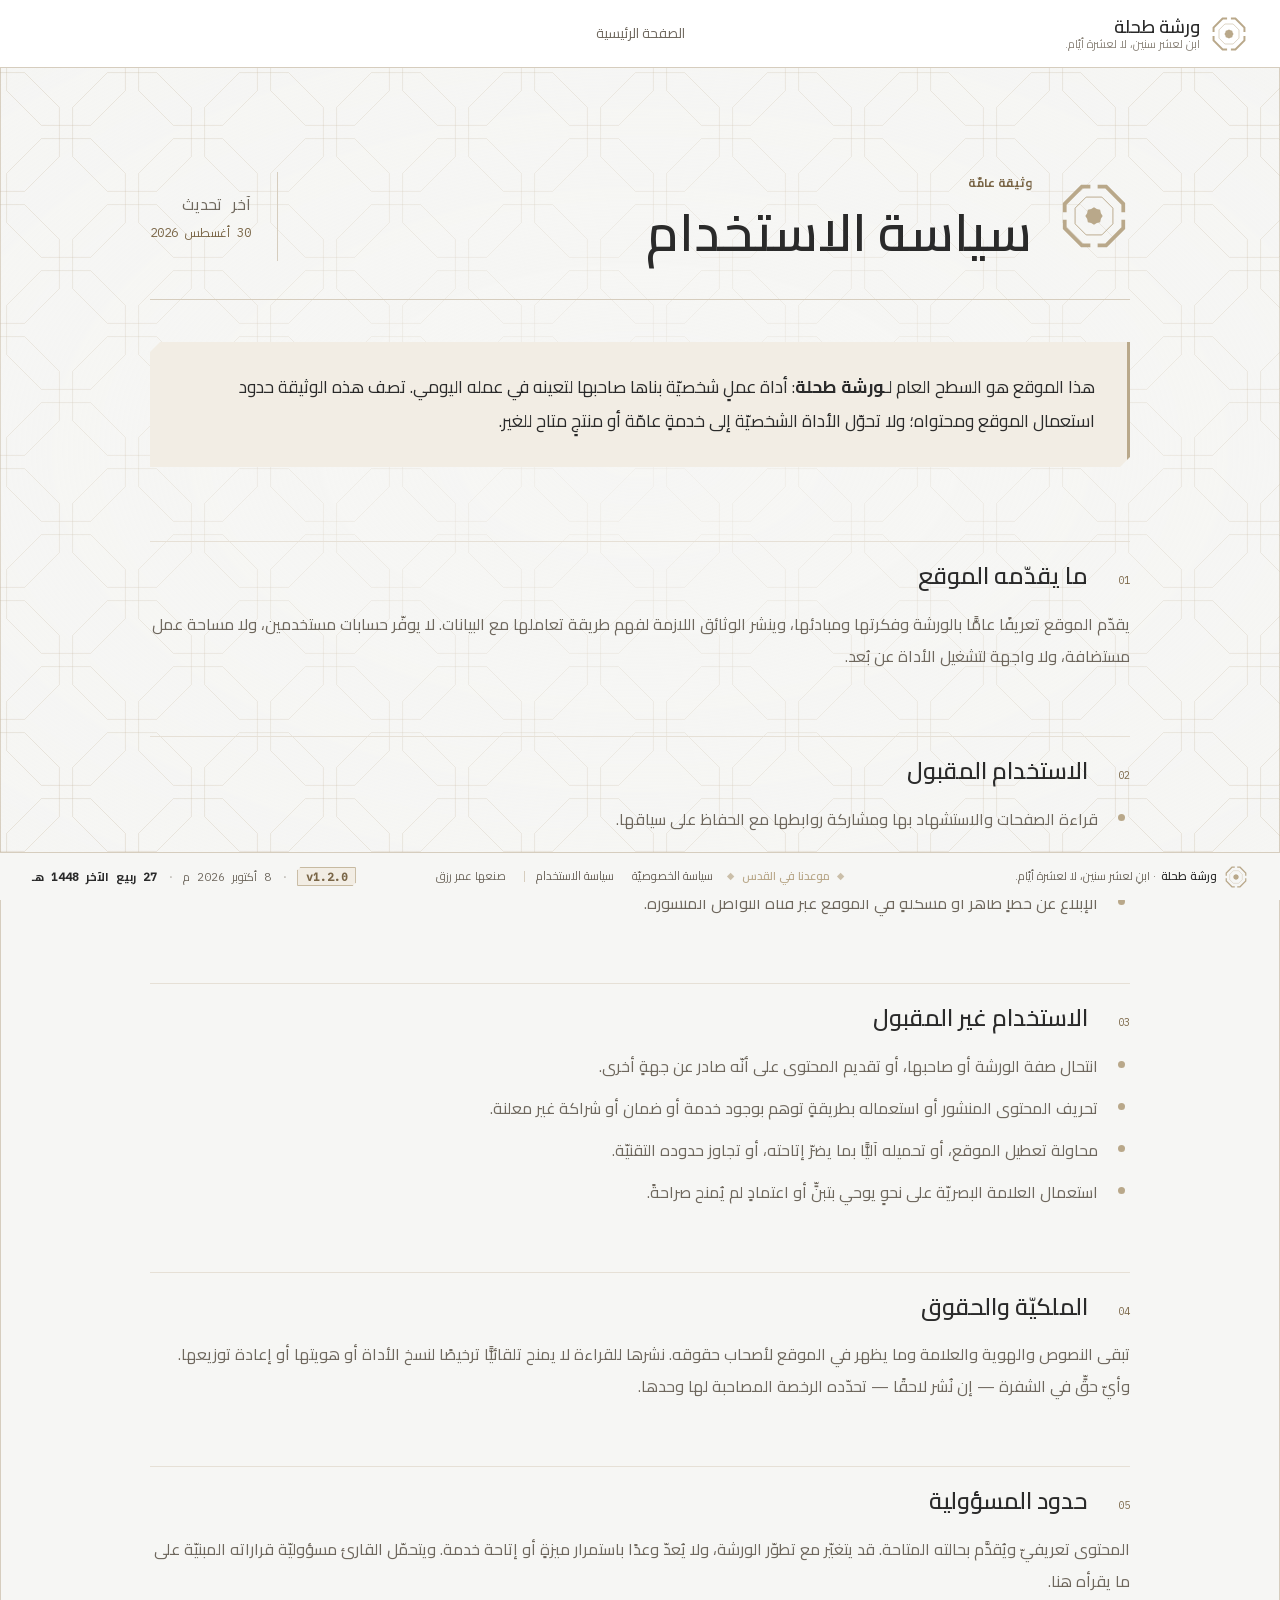
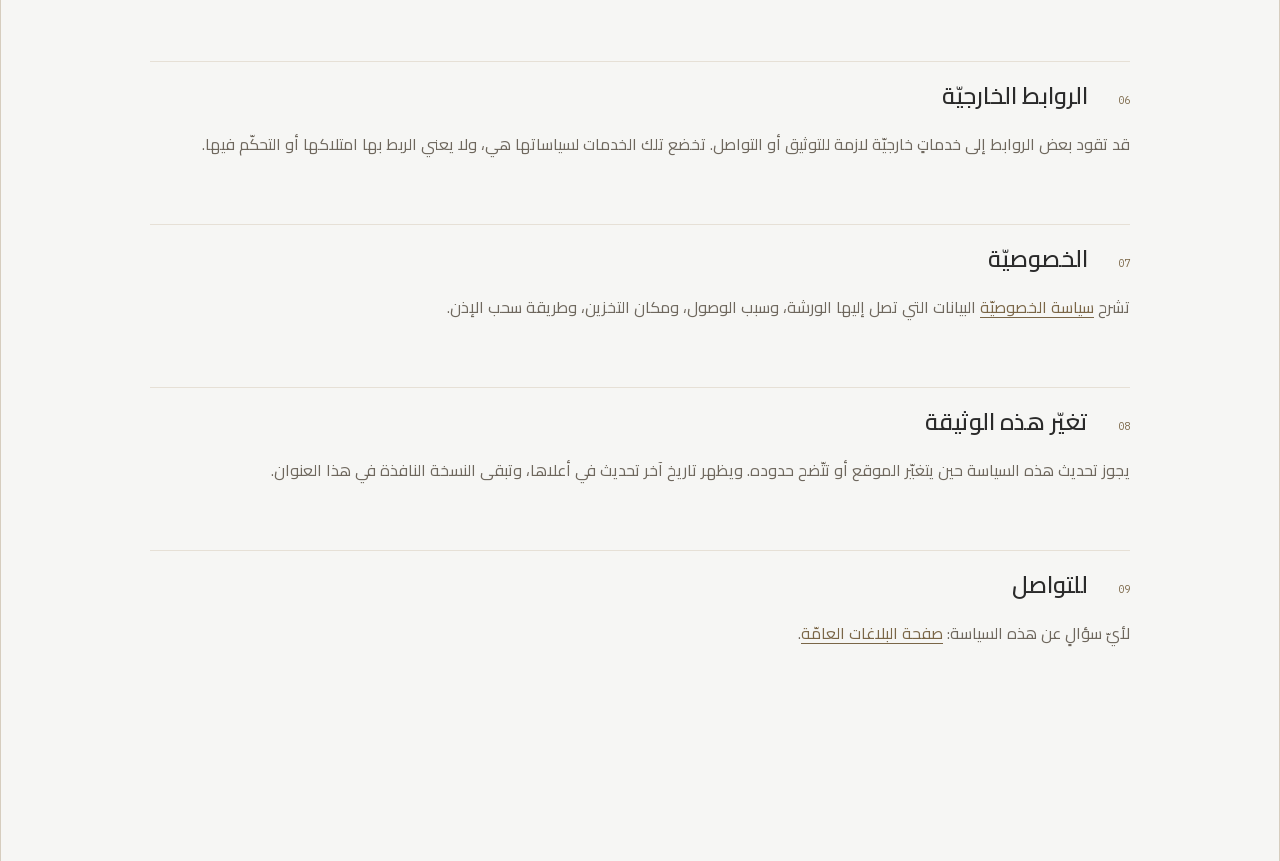
<file: terms.html>
<!doctype html>
<html lang="ar" dir="rtl">
  <head>
    <meta charset="utf-8">
    <meta name="viewport" content="width=device-width, initial-scale=1">
    <meta name="description" content="سياسة استخدام موقع ورشة طحلة وما يقدّمه من تعريفٍ عام بالأداة الشخصيّة.">
    <title>سياسة الاستخدام — ورشة طحلة</title>
    <link rel="icon" type="image/svg+xml" href="./assets/almukhtar-identity/marks/almukhtar-mark.svg">
    <link rel="stylesheet" href="./assets/almukhtar-identity/css/tokens.css">
    <link rel="stylesheet" href="./assets/almukhtar-identity/css/base.css">
    <link rel="stylesheet" href="./assets/almukhtar-identity/css/primitives.css">
    <link rel="stylesheet" href="./assets/almukhtar-identity/css/patterns.css">
    <link rel="stylesheet" href="./styles.css">
    <link rel="stylesheet" href="./legal.css">
  </head>
  <body class="mz-sheet">
    <header class="mz-topbar mz-topbar--flush">
    <div class="mz-topbar-frame">
      <a class="mz-brand" href="./">
        <img src="./assets/almukhtar-identity/marks/almukhtar-mark.svg" alt="" width="38" height="38">
        <span class="mz-brand-word">
          <b>ورشة طحلة</b><small>ابنِ لعشر سنين، لا لعشرة أيّام.</small>
        </span>
      </a>
      <div class="mz-topbar-center"><!-- zone:center --><nav aria-label="التنقّل الرئيسي"><a href="./index.html">الصفحة الرئيسية</a></nav><!-- /zone:center --></div>
      <div class="mz-topbar-end"><!-- zone:end --><!-- /zone:end --></div>
    </div>
  </header>

    <main class="legal" id="top">
      <div class="legal-head">
        <img src="./assets/almukhtar-identity/marks/almukhtar-mark.svg" alt="" width="72" height="72">
        <div>
          <p class="section-kicker">وثيقة عامّة</p>
          <h1>سياسة الاستخدام</h1>
        </div>
        <p class="legal-stamp">آخر تحديث<br><time datetime="2026-08-30">30 أغسطس 2026</time></p>
      </div>

      <p class="legal-lead">هذا الموقع هو السطح العام لـ<strong>ورشة طحلة</strong>: أداة عملٍ شخصيّة بناها صاحبها لتعينه في عمله اليومي. تصف هذه الوثيقة حدود استعمال الموقع ومحتواه؛ ولا تحوّل الأداة الشخصيّة إلى خدمةٍ عامّة أو منتجٍ متاح للغير.</p>

      <h2>ما يقدّمه الموقع</h2>
      <p>يقدّم الموقع تعريفًا عامًّا بالورشة وفكرتها ومبادئها، وينشر الوثائق اللازمة لفهم طريقة تعاملها مع البيانات. لا يوفّر حسابات مستخدمين، ولا مساحة عمل مستضافة، ولا واجهة لتشغيل الأداة عن بُعد.</p>

      <h2>الاستخدام المقبول</h2>
      <ul>
        <li>قراءة الصفحات والاستشهاد بها ومشاركة روابطها مع الحفاظ على سياقها.</li>
        <li>استعمال المعلومات المنشورة للتعرّف إلى فكرة الورشة وطريقتها.</li>
        <li>الإبلاغ عن خطأٍ ظاهر أو مشكلةٍ في الموقع عبر قناة التواصل المنشورة.</li>
      </ul>

      <h2>الاستخدام غير المقبول</h2>
      <ul>
        <li>انتحال صفة الورشة أو صاحبها، أو تقديم المحتوى على أنّه صادر عن جهةٍ أخرى.</li>
        <li>تحريف المحتوى المنشور أو استعماله بطريقةٍ توهم بوجود خدمة أو ضمان أو شراكة غير معلنة.</li>
        <li>محاولة تعطيل الموقع، أو تحميله آليًّا بما يضرّ إتاحته، أو تجاوز حدوده التقنيّة.</li>
        <li>استعمال العلامة البصريّة على نحوٍ يوحي بتبنٍّ أو اعتمادٍ لم يُمنح صراحةً.</li>
      </ul>

      <h2>الملكيّة والحقوق</h2>
      <p>تبقى النصوص والهوية والعلامة وما يظهر في الموقع لأصحاب حقوقه. نشرها للقراءة لا يمنح تلقائيًّا ترخيصًا لنسخ الأداة أو هويتها أو إعادة توزيعها. وأيّ حقٍّ في الشفرة — إن نُشر لاحقًا — تحدّده الرخصة المصاحبة لها وحدها.</p>

      <h2>حدود المسؤولية</h2>
      <p>المحتوى تعريفيّ ويُقدَّم بحالته المتاحة. قد يتغيّر مع تطوّر الورشة، ولا يُعدّ وعدًا باستمرار ميزةٍ أو إتاحة خدمة. ويتحمّل القارئ مسؤوليّة قراراته المبنيّة على ما يقرأه هنا.</p>

      <h2>الروابط الخارجيّة</h2>
      <p>قد تقود بعض الروابط إلى خدماتٍ خارجيّة لازمة للتوثيق أو التواصل. تخضع تلك الخدمات لسياساتها هي، ولا يعني الربط بها امتلاكها أو التحكّم فيها.</p>

      <h2>الخصوصيّة</h2>
      <p>تشرح <a href="./privacy.html">سياسة الخصوصيّة</a> البيانات التي تصل إليها الورشة، وسبب الوصول، ومكان التخزين، وطريقة سحب الإذن.</p>

      <h2>تغيّر هذه الوثيقة</h2>
      <p>يجوز تحديث هذه السياسة حين يتغيّر الموقع أو تتّضح حدوده. ويظهر تاريخ آخر تحديث في أعلاها، وتبقى النسخة النافذة في هذا العنوان.</p>

      <h2>للتواصل</h2>
      <p>لأيّ سؤالٍ عن هذه السياسة: <a href="https://github.com/warsha-tahla/warsha-tahla.github.io/issues" rel="noopener">صفحة البلاغات العامّة</a>.</p>
    </main>

    <footer class="mz-footer mz-footer--document">
    <div class="mz-footer-frame">
      <div class="mz-footer-id">
        <img src="./assets/almukhtar-identity/marks/almukhtar-mark.svg" alt="" width="24" height="24">
        <p><b>ورشة طحلة</b><span> · ابنِ لعشر سنين، لا لعشرة أيّام.</span></p>
      </div>
      <div class="mz-footer-seal"><span class="mz-footer-vow">موعدنا في القدس</span></div>
      <div class="mz-footer-unit"><!-- zone:foot --><nav class="footer-links" aria-label="روابط الموقع"><a href="./privacy.html">سياسة الخصوصيّة</a><a href="./terms.html">سياسة الاستخدام</a></nav><small class="footer-credit">صنعها عمر رزق</small><!-- /zone:foot --></div>
      <div class="mz-footer-stamp"><b>v1.2.0</b><span aria-hidden="true">·</span><time datetime="2026-10-08">8 أكتوبر 2026 م</time><span aria-hidden="true">·</span><span data-release-hijri>27 ربيع الآخر 1448 هـ</span></div>
    </div>
  </footer>
  </body>
</html>
</file>
<file: assets/almukhtar-identity/css/tokens.css>
/* Identity tokens — authored in the package as the single source of truth. */

/* ── الفاتح — الأساس — 98 رمزًا ─────────────────────────────── */
:root {
  --paper:            #f6f6f4;
  --panel:            #ffffff;
  /* Marks are drawn for white; this ground does not follow the theme — AM-116. */
  --mark-ground:      #ffffff;
  --sand:             #ece7df;
  --edge:             #d6cdbe;
  --edge-soft:        #e6e0d6;
  --gold:             #b9a88a;
  --gold-ink:         #7a6647;
  --gold-wash:        #f2ede4;
  --ink:              #2a2a2a;
  --ink-soft:         #6e675d;
  --stone:            #8b847a;
  --girih:            url("data:image/svg+xml,<svg xmlns='http://www.w3.org/2000/svg' width='132' height='132' viewBox='0 0 132 132'><path d='M59.4,24.6L24.6,59.4L-24.6,59.4L-59.4,24.6L-59.4,-24.6L-24.6,-59.4L24.6,-59.4L59.4,-24.6Z M191.4,24.6L156.6,59.4L107.4,59.4L72.6,24.6L72.6,-24.6L107.4,-59.4L156.6,-59.4L191.4,-24.6Z M59.4,156.6L24.6,191.4L-24.6,191.4L-59.4,156.6L-59.4,107.4L-24.6,72.6L24.6,72.6L59.4,107.4Z M191.4,156.6L156.6,191.4L107.4,191.4L72.6,156.6L72.6,107.4L107.4,72.6L156.6,72.6L191.4,107.4Z M125.4,90.6L90.6,125.4L41.4,125.4L6.6,90.6L6.6,41.4L41.4,6.6L90.6,6.6L125.4,41.4Z' fill='none' stroke='%23b9a88a' stroke-width='1' stroke-opacity='.28'/></svg>");
  --painting-veil:    transparent;
  --code-bg:          #fbfaf8;
  --signal-ok:        #0f7b3e;
  --signal-ok-wash:   #e8f6ec;
  --signal-warn:      #b45309;
  --signal-warn-wash: #fef4e8;
  --signal-bad:       #c62828;
  --signal-bad-wash:  #fdeaea;
  --signal-idle:      #6e675d;
  --signal-idle-wash: #eeece7;
  /* A fourth calm tone, cool where the others are warm: the indigo accent's own pair, never an alarm — AM-117. */
  --signal-info:      #4a5580;
  --signal-info-wash: #eceef4;
  /* السلّم — ستّةُ ألوانٍ للحساب والوسم، حِبرًا وغُسالةً كالإشارات — ADR-0006 */
  --accent-gold:        #7a6647;
  --accent-gold-wash:   #f2ede4;
  --accent-clay:        #9a5b3f;
  --accent-clay-wash:   #f7ece7;
  --accent-olive:       #5d6b35;
  --accent-olive-wash:  #eff1e6;
  --accent-teal:        #2f6b66;
  --accent-teal-wash:   #e9f1f0;
  --accent-indigo:      #4a5580;
  --accent-indigo-wash: #eceef4;
  --accent-plum:        #74476b;
  --accent-plum-wash:   #f3eaf1;
  /* The series ramp — the six accent families stepped up so two series stay apart; chart marks only, never a control — ADR-0144. */
  --series-1:         #893500;  /* clay */
  --series-2:         #008b80;  /* teal */
  --series-3:         #bb881a;  /* gold */
  --series-4:         #454798;  /* indigo */
  --series-5:         #627d12;  /* olive */
  --series-6:         #c471af;  /* plum */
  --font-sans:        'Cairo', -apple-system, BlinkMacSystemFont, "Segoe UI", sans-serif;
  --font-arabic:      'Cairo', -apple-system, BlinkMacSystemFont, "Segoe UI", sans-serif;
  --face-ar:          'Cairo', -apple-system, BlinkMacSystemFont, "Segoe UI", sans-serif;
  /* Plex Mono has no Arabic: an Arabic run falls to Cairo before any system monospace, which would set it in separate letters (AM-129). */
  --face-mono:        "IBM Plex Mono", 'Cairo', ui-monospace, SFMono-Regular, Menlo, Consolas, monospace;
  --font-ar:          var(--font-sans);
  --font-mono:        var(--face-mono);
  --leading-none:     1;
  --leading-tight:    1.15;
  --leading-snug:     1.2;
  --leading-heading:  1.25;
  --leading-block:    1.4;
  --leading-body:     1.4;
  --muted:            var(--ink-soft);
  --text-secondary:   var(--ink-soft);
  --ink-secondary:    var(--ink-soft);
  --border-dark:      var(--edge);
  --surface-alt:      var(--sand);
  --tint:             color-mix(in srgb, currentColor 12%, transparent);
  /* المقياس الثابت — قاعُه 11.5px (0.72rem)، والنص العادي 13px-14px، والعناوين 16.8px-18px */
  --size-2xs:         .72rem;
  --size-xs:          .82rem;
  --size-sm:          .88rem;
  --size-md:          1.05rem;
  --size-lg:          1.125rem;
  --size-xl:          1.3rem;
  /* المقياس السائل — الصفر متنُ قراءةٍ يبدأ 16px على الهاتف وينتهي 18px على المكتب */
  --step-0:           clamp(1rem, .95rem + .3vw, 1.125rem);
  --step-1:           clamp(1.125rem, 1.05rem + .35vw, 1.3rem);
  --step-2:           clamp(1.18rem, 1.06rem + .5vw, 1.45rem);
  --step-3:           clamp(1.4rem, 1.2rem + .9vw, 1.95rem);
  --step-4:           clamp(1.8rem, 1.4rem + 1.8vw, 2.8rem);
  --gutter:           clamp(1.25rem, 4vw, 4.5rem);
  --chamfer:          14px;
  /* المسافة — ثمانيةُ مقاديرَ لا سلسلةَ متّصلة: الحشو والهامش والفجوة كلّها منها — ADR-0009 */
  --space-1:          .15rem;
  --space-2:          .3rem;
  --space-3:          .45rem;
  --space-4:          .6rem;
  --space-5:          .9rem;
  --space-6:          1.25rem;
  --space-7:          2.2rem;
  --space-8:          4.5rem;
  /* الطبقة — سبعُ مراتبَ مسمّاة، مقيسةً من مواضع z-index في الحزمة نفسها — ADR-0009 */
  --layer-base:       0;
  --layer-sticky:     20;
  --layer-popover:    60;
  --layer-seal:       80;
  --layer-toast:      90;
  --layer-overlay:    100;
  --layer-dialog:     110;
  /* Rhythm: one height for every control in a row, one rail for the page head — ADR-0035. */
  --control-sm:       27px;
  --control:          36px;
  --control-lg:       42px;
  /* The rail holds a 38px mark plus its padding and still breathes; 3.4rem left none. */
  --rail:             4.25rem;
  /* One size for the unit mark in a bar, so six surfaces stop choosing six. */
  --brand-mark:       38px;
  /* One duration for every short motion; differing timings read as confusion. */
  --quick:            130ms cubic-bezier(.2, .6, .2, 1);
  /* Three steps of elevation: flush, raised, and floating over everything. */
  --lift-sm:          0 1px 2px rgb(0 0 0 / .05);
  --lift:             0 1px 2px rgb(0 0 0 / .04), 0 10px 30px rgb(0 0 0 / .06);
  --lift-lg:          0 2px 6px rgb(0 0 0 / .06), 0 24px 64px rgb(0 0 0 / .18);
}

/* ── الداكن — يتبع نظام الجهاز — 43 رمزًا ─────────────────────────────── */
@media (prefers-color-scheme: dark) {
  :root {
    --paper:            #191817;
    --panel:            #211f1d;
    /* Marks are drawn for white; this ground does not follow the theme — AM-116. */
    --mark-ground:      #ffffff;
    --sand:             #232120;
    --edge:             #3a352f;
    --edge-soft:        #2c2926;
    --gold:             #b9a88a;
    --gold-ink:         #cdbb96;
    --gold-wash:        #23211d;
    --ink:              #ede8df;
    --ink-soft:         #a29a8e;
    --stone:            #7d766c;
    --girih:            url("data:image/svg+xml,<svg xmlns='http://www.w3.org/2000/svg' width='132' height='132' viewBox='0 0 132 132'><path d='M59.4,24.6L24.6,59.4L-24.6,59.4L-59.4,24.6L-59.4,-24.6L-24.6,-59.4L24.6,-59.4L59.4,-24.6Z M191.4,24.6L156.6,59.4L107.4,59.4L72.6,24.6L72.6,-24.6L107.4,-59.4L156.6,-59.4L191.4,-24.6Z M59.4,156.6L24.6,191.4L-24.6,191.4L-59.4,156.6L-59.4,107.4L-24.6,72.6L24.6,72.6L59.4,107.4Z M191.4,156.6L156.6,191.4L107.4,191.4L72.6,156.6L72.6,107.4L107.4,72.6L156.6,72.6L191.4,107.4Z M125.4,90.6L90.6,125.4L41.4,125.4L6.6,90.6L6.6,41.4L41.4,6.6L90.6,6.6L125.4,41.4Z' fill='none' stroke='%23b9a88a' stroke-width='1' stroke-opacity='.20'/></svg>");
    --painting-veil:    color-mix(in srgb, var(--paper) 45%, transparent);
    --code-bg:          #1c1b19;
    --signal-ok:        #4fd17d;
    --signal-ok-wash:   #14271b;
    --signal-warn:      #f5a742;
    --signal-warn-wash: #2c2113;
    --signal-bad:       #ff7a7a;
    --signal-bad-wash:  #2e1a1a;
    --signal-idle:      #a29a8e;
    --signal-idle-wash: #242220;
    /* A fourth calm tone, cool where the others are warm: the indigo accent's own pair, never an alarm — AM-117. */
    --signal-info:      #a3aedd;
    --signal-info-wash: #1e2130;
    /* السلّم — ستّةُ ألوانٍ للحساب والوسم، حِبرًا وغُسالةً كالإشارات — ADR-0006 */
    --accent-gold:        #cdbb96;
    --accent-gold-wash:   #23211d;
    --accent-clay:        #dd9b76;
    --accent-clay-wash:   #2a2019;
    --accent-olive:       #adbc78;
    --accent-olive-wash:  #222417;
    --accent-teal:        #79c4bd;
    --accent-teal-wash:   #172624;
    --accent-indigo:      #a3aedd;
    --accent-indigo-wash: #1e2130;
    --accent-plum:        #cf9ac0;
    --accent-plum-wash:   #2a1e28;
    /* The series ramp — the six accent families stepped up so two series stay apart; chart marks only, never a control — ADR-0144. */
    --series-1:         #c2612b;  /* clay */
    --series-2:         #00a095;  /* teal */
    --series-3:         #bb881a;  /* gold */
    --series-4:         #666acd;  /* indigo */
    --series-5:         #72901e;  /* olive */
    --series-6:         #ba62a5;  /* plum */
  }
}

/* ── الفاتح — اختيارٌ صريح يغلب النظام — 43 رمزًا ─────────────────────────────── */
:root[data-theme="light"] {
  --paper:            #f6f6f4;
  --panel:            #ffffff;
  /* Marks are drawn for white; this ground does not follow the theme — AM-116. */
  --mark-ground:      #ffffff;
  --sand:             #ece7df;
  --edge:             #d6cdbe;
  --edge-soft:        #e6e0d6;
  --gold:             #b9a88a;
  --gold-ink:         #7a6647;
  --gold-wash:        #f2ede4;
  --ink:              #2a2a2a;
  --ink-soft:         #6e675d;
  --stone:            #8b847a;
  --code-bg:          #fbfaf8;
  --signal-ok:        #0f7b3e;
  --signal-ok-wash:   #e8f6ec;
  --signal-warn:      #b45309;
  --signal-warn-wash: #fef4e8;
  --signal-bad:       #c62828;
  --signal-bad-wash:  #fdeaea;
  --signal-idle:      #6e675d;
  --signal-idle-wash: #eeece7;
  /* A fourth calm tone, cool where the others are warm: the indigo accent's own pair, never an alarm — AM-117. */
  --signal-info:      #4a5580;
  --signal-info-wash: #eceef4;
  /* السلّم — ستّةُ ألوانٍ للحساب والوسم، حِبرًا وغُسالةً كالإشارات — ADR-0006 */
  --accent-gold:        #7a6647;
  --accent-gold-wash:   #f2ede4;
  --accent-clay:        #9a5b3f;
  --accent-clay-wash:   #f7ece7;
  --accent-olive:       #5d6b35;
  --accent-olive-wash:  #eff1e6;
  --accent-teal:        #2f6b66;
  --accent-teal-wash:   #e9f1f0;
  --accent-indigo:      #4a5580;
  --accent-indigo-wash: #eceef4;
  --accent-plum:        #74476b;
  --accent-plum-wash:   #f3eaf1;
  /* The series ramp — the six accent families stepped up so two series stay apart; chart marks only, never a control — ADR-0144. */
  --series-1:         #893500;  /* clay */
  --series-2:         #008b80;  /* teal */
  --series-3:         #bb881a;  /* gold */
  --series-4:         #454798;  /* indigo */
  --series-5:         #627d12;  /* olive */
  --series-6:         #c471af;  /* plum */
  --girih:            url("data:image/svg+xml,<svg xmlns='http://www.w3.org/2000/svg' width='132' height='132' viewBox='0 0 132 132'><path d='M59.4,24.6L24.6,59.4L-24.6,59.4L-59.4,24.6L-59.4,-24.6L-24.6,-59.4L24.6,-59.4L59.4,-24.6Z M191.4,24.6L156.6,59.4L107.4,59.4L72.6,24.6L72.6,-24.6L107.4,-59.4L156.6,-59.4L191.4,-24.6Z M59.4,156.6L24.6,191.4L-24.6,191.4L-59.4,156.6L-59.4,107.4L-24.6,72.6L24.6,72.6L59.4,107.4Z M191.4,156.6L156.6,191.4L107.4,191.4L72.6,156.6L72.6,107.4L107.4,72.6L156.6,72.6L191.4,107.4Z M125.4,90.6L90.6,125.4L41.4,125.4L6.6,90.6L6.6,41.4L41.4,6.6L90.6,6.6L125.4,41.4Z' fill='none' stroke='%23b9a88a' stroke-width='1' stroke-opacity='.28'/></svg>");
  --painting-veil:    transparent;
}

/* ── الداكن — اختيارٌ صريح يغلب النظام — 43 رمزًا ─────────────────────────────── */
:root[data-theme="dark"] {
  --paper:            #191817;
  --panel:            #211f1d;
  /* Marks are drawn for white; this ground does not follow the theme — AM-116. */
  --mark-ground:      #ffffff;
  --sand:             #232120;
  --edge:             #3a352f;
  --edge-soft:        #2c2926;
  --gold:             #b9a88a;
  --gold-ink:         #cdbb96;
  --gold-wash:        #23211d;
  --ink:              #ede8df;
  --ink-soft:         #a29a8e;
  --stone:            #7d766c;
  --code-bg:          #1c1b19;
  --signal-ok:        #4fd17d;
  --signal-ok-wash:   #14271b;
  --signal-warn:      #f5a742;
  --signal-warn-wash: #2c2113;
  --signal-bad:       #ff7a7a;
  --signal-bad-wash:  #2e1a1a;
  --signal-idle:      #a29a8e;
  --signal-idle-wash: #242220;
  /* A fourth calm tone, cool where the others are warm: the indigo accent's own pair, never an alarm — AM-117. */
  --signal-info:      #a3aedd;
  --signal-info-wash: #1e2130;
  /* السلّم — ستّةُ ألوانٍ للحساب والوسم، حِبرًا وغُسالةً كالإشارات — ADR-0006 */
  --accent-gold:        #cdbb96;
  --accent-gold-wash:   #23211d;
  --accent-clay:        #dd9b76;
  --accent-clay-wash:   #2a2019;
  --accent-olive:       #adbc78;
  --accent-olive-wash:  #222417;
  --accent-teal:        #79c4bd;
  --accent-teal-wash:   #172624;
  --accent-indigo:      #a3aedd;
  --accent-indigo-wash: #1e2130;
  --accent-plum:        #cf9ac0;
  --accent-plum-wash:   #2a1e28;
  /* The series ramp — the six accent families stepped up so two series stay apart; chart marks only, never a control — ADR-0144. */
  --series-1:         #c2612b;  /* clay */
  --series-2:         #00a095;  /* teal */
  --series-3:         #bb881a;  /* gold */
  --series-4:         #666acd;  /* indigo */
  --series-5:         #72901e;  /* olive */
  --series-6:         #ba62a5;  /* plum */
  --girih:            url("data:image/svg+xml,<svg xmlns='http://www.w3.org/2000/svg' width='132' height='132' viewBox='0 0 132 132'><path d='M59.4,24.6L24.6,59.4L-24.6,59.4L-59.4,24.6L-59.4,-24.6L-24.6,-59.4L24.6,-59.4L59.4,-24.6Z M191.4,24.6L156.6,59.4L107.4,59.4L72.6,24.6L72.6,-24.6L107.4,-59.4L156.6,-59.4L191.4,-24.6Z M59.4,156.6L24.6,191.4L-24.6,191.4L-59.4,156.6L-59.4,107.4L-24.6,72.6L24.6,72.6L59.4,107.4Z M191.4,156.6L156.6,191.4L107.4,191.4L72.6,156.6L72.6,107.4L107.4,72.6L156.6,72.6L191.4,107.4Z M125.4,90.6L90.6,125.4L41.4,125.4L6.6,90.6L6.6,41.4L41.4,6.6L90.6,6.6L125.4,41.4Z' fill='none' stroke='%23b9a88a' stroke-width='1' stroke-opacity='.20'/></svg>");
  --painting-veil:    color-mix(in srgb, var(--paper) 45%, transparent);
}
</file>
<file: assets/almukhtar-identity/css/base.css>
/* Base styles for font faces, page container, and chamfer polygon utilities (all classes prefixed with mz-). */
@import "patterns.css";

/* Cairo (Arabic, one variable file per subset) and IBM Plex Mono webfont definitions with local woff2 sources under OFL license. */

@font-face { font-family: 'Cairo'; font-weight: 300; font-style: normal; font-display: swap;
             src: url('../fonts/arabic/cairo-arabic.woff2') format('woff2');
             unicode-range: U+0600-06FF, U+0750-077F, U+0870-088E, U+0890-0891, U+0897-08E1, U+08E3-08FF, U+200C-200E, U+2010-2011, U+204F, U+2E41, U+FB50-FDFF, U+FE70-FE74, U+FE76-FEFC, U+102E0-102FB, U+10E60-10E7E, U+10EC2-10EC4, U+10EFC-10EFF, U+1EE00-1EE03, U+1EE05-1EE1F, U+1EE21-1EE22, U+1EE24, U+1EE27, U+1EE29-1EE32, U+1EE34-1EE37, U+1EE39, U+1EE3B, U+1EE42, U+1EE47, U+1EE49, U+1EE4B, U+1EE4D-1EE4F, U+1EE51-1EE52, U+1EE54, U+1EE57, U+1EE59, U+1EE5B, U+1EE5D, U+1EE5F, U+1EE61-1EE62, U+1EE64, U+1EE67-1EE6A, U+1EE6C-1EE72, U+1EE74-1EE77, U+1EE79-1EE7C, U+1EE7E, U+1EE80-1EE89, U+1EE8B-1EE9B, U+1EEA1-1EEA3, U+1EEA5-1EEA9, U+1EEAB-1EEBB, U+1EEF0-1EEF1; }
@font-face { font-family: 'Cairo'; font-weight: 300; font-style: normal; font-display: swap;
             src: url('../fonts/arabic/cairo-latin.woff2') format('woff2');
             unicode-range: U+0000-00FF, U+0131, U+0152-0153, U+02BB-02BC, U+02C6, U+02DA, U+02DC, U+0304, U+0308, U+0329, U+2000-206F, U+20AC, U+2122, U+2191, U+2193, U+2212, U+2215, U+FEFF, U+FFFD; }
@font-face { font-family: 'Cairo'; font-weight: 300; font-style: normal; font-display: swap;
             src: url('../fonts/arabic/cairo-latin-ext.woff2') format('woff2');
             unicode-range: U+0100-02BA, U+02BD-02C5, U+02C7-02CC, U+02CE-02D7, U+02DD-02FF, U+0304, U+0308, U+0329, U+1D00-1DBF, U+1E00-1E9F, U+1EF2-1EFF, U+2020, U+20A0-20AB, U+20AD-20C0, U+2113, U+2C60-2C7F, U+A720-A7FF; }
@font-face { font-family: 'Cairo'; font-weight: 400; font-style: normal; font-display: swap;
             src: url('../fonts/arabic/cairo-arabic.woff2') format('woff2');
             unicode-range: U+0600-06FF, U+0750-077F, U+0870-088E, U+0890-0891, U+0897-08E1, U+08E3-08FF, U+200C-200E, U+2010-2011, U+204F, U+2E41, U+FB50-FDFF, U+FE70-FE74, U+FE76-FEFC, U+102E0-102FB, U+10E60-10E7E, U+10EC2-10EC4, U+10EFC-10EFF, U+1EE00-1EE03, U+1EE05-1EE1F, U+1EE21-1EE22, U+1EE24, U+1EE27, U+1EE29-1EE32, U+1EE34-1EE37, U+1EE39, U+1EE3B, U+1EE42, U+1EE47, U+1EE49, U+1EE4B, U+1EE4D-1EE4F, U+1EE51-1EE52, U+1EE54, U+1EE57, U+1EE59, U+1EE5B, U+1EE5D, U+1EE5F, U+1EE61-1EE62, U+1EE64, U+1EE67-1EE6A, U+1EE6C-1EE72, U+1EE74-1EE77, U+1EE79-1EE7C, U+1EE7E, U+1EE80-1EE89, U+1EE8B-1EE9B, U+1EEA1-1EEA3, U+1EEA5-1EEA9, U+1EEAB-1EEBB, U+1EEF0-1EEF1; }
@font-face { font-family: 'Cairo'; font-weight: 400; font-style: normal; font-display: swap;
             src: url('../fonts/arabic/cairo-latin.woff2') format('woff2');
             unicode-range: U+0000-00FF, U+0131, U+0152-0153, U+02BB-02BC, U+02C6, U+02DA, U+02DC, U+0304, U+0308, U+0329, U+2000-206F, U+20AC, U+2122, U+2191, U+2193, U+2212, U+2215, U+FEFF, U+FFFD; }
@font-face { font-family: 'Cairo'; font-weight: 400; font-style: normal; font-display: swap;
             src: url('../fonts/arabic/cairo-latin-ext.woff2') format('woff2');
             unicode-range: U+0100-02BA, U+02BD-02C5, U+02C7-02CC, U+02CE-02D7, U+02DD-02FF, U+0304, U+0308, U+0329, U+1D00-1DBF, U+1E00-1E9F, U+1EF2-1EFF, U+2020, U+20A0-20AB, U+20AD-20C0, U+2113, U+2C60-2C7F, U+A720-A7FF; }
@font-face { font-family: 'Cairo'; font-weight: 600; font-style: normal; font-display: swap;
             src: url('../fonts/arabic/cairo-arabic.woff2') format('woff2');
             unicode-range: U+0600-06FF, U+0750-077F, U+0870-088E, U+0890-0891, U+0897-08E1, U+08E3-08FF, U+200C-200E, U+2010-2011, U+204F, U+2E41, U+FB50-FDFF, U+FE70-FE74, U+FE76-FEFC, U+102E0-102FB, U+10E60-10E7E, U+10EC2-10EC4, U+10EFC-10EFF, U+1EE00-1EE03, U+1EE05-1EE1F, U+1EE21-1EE22, U+1EE24, U+1EE27, U+1EE29-1EE32, U+1EE34-1EE37, U+1EE39, U+1EE3B, U+1EE42, U+1EE47, U+1EE49, U+1EE4B, U+1EE4D-1EE4F, U+1EE51-1EE52, U+1EE54, U+1EE57, U+1EE59, U+1EE5B, U+1EE5D, U+1EE5F, U+1EE61-1EE62, U+1EE64, U+1EE67-1EE6A, U+1EE6C-1EE72, U+1EE74-1EE77, U+1EE79-1EE7C, U+1EE7E, U+1EE80-1EE89, U+1EE8B-1EE9B, U+1EEA1-1EEA3, U+1EEA5-1EEA9, U+1EEAB-1EEBB, U+1EEF0-1EEF1; }
@font-face { font-family: 'Cairo'; font-weight: 600; font-style: normal; font-display: swap;
             src: url('../fonts/arabic/cairo-latin.woff2') format('woff2');
             unicode-range: U+0000-00FF, U+0131, U+0152-0153, U+02BB-02BC, U+02C6, U+02DA, U+02DC, U+0304, U+0308, U+0329, U+2000-206F, U+20AC, U+2122, U+2191, U+2193, U+2212, U+2215, U+FEFF, U+FFFD; }
@font-face { font-family: 'Cairo'; font-weight: 600; font-style: normal; font-display: swap;
             src: url('../fonts/arabic/cairo-latin-ext.woff2') format('woff2');
             unicode-range: U+0100-02BA, U+02BD-02C5, U+02C7-02CC, U+02CE-02D7, U+02DD-02FF, U+0304, U+0308, U+0329, U+1D00-1DBF, U+1E00-1E9F, U+1EF2-1EFF, U+2020, U+20A0-20AB, U+20AD-20C0, U+2113, U+2C60-2C7F, U+A720-A7FF; }
@font-face { font-family: 'Cairo'; font-weight: 700; font-style: normal; font-display: swap;
             src: url('../fonts/arabic/cairo-arabic.woff2') format('woff2');
             unicode-range: U+0600-06FF, U+0750-077F, U+0870-088E, U+0890-0891, U+0897-08E1, U+08E3-08FF, U+200C-200E, U+2010-2011, U+204F, U+2E41, U+FB50-FDFF, U+FE70-FE74, U+FE76-FEFC, U+102E0-102FB, U+10E60-10E7E, U+10EC2-10EC4, U+10EFC-10EFF, U+1EE00-1EE03, U+1EE05-1EE1F, U+1EE21-1EE22, U+1EE24, U+1EE27, U+1EE29-1EE32, U+1EE34-1EE37, U+1EE39, U+1EE3B, U+1EE42, U+1EE47, U+1EE49, U+1EE4B, U+1EE4D-1EE4F, U+1EE51-1EE52, U+1EE54, U+1EE57, U+1EE59, U+1EE5B, U+1EE5D, U+1EE5F, U+1EE61-1EE62, U+1EE64, U+1EE67-1EE6A, U+1EE6C-1EE72, U+1EE74-1EE77, U+1EE79-1EE7C, U+1EE7E, U+1EE80-1EE89, U+1EE8B-1EE9B, U+1EEA1-1EEA3, U+1EEA5-1EEA9, U+1EEAB-1EEBB, U+1EEF0-1EEF1; }
@font-face { font-family: 'Cairo'; font-weight: 700; font-style: normal; font-display: swap;
             src: url('../fonts/arabic/cairo-latin.woff2') format('woff2');
             unicode-range: U+0000-00FF, U+0131, U+0152-0153, U+02BB-02BC, U+02C6, U+02DA, U+02DC, U+0304, U+0308, U+0329, U+2000-206F, U+20AC, U+2122, U+2191, U+2193, U+2212, U+2215, U+FEFF, U+FFFD; }
@font-face { font-family: 'Cairo'; font-weight: 700; font-style: normal; font-display: swap;
             src: url('../fonts/arabic/cairo-latin-ext.woff2') format('woff2');
             unicode-range: U+0100-02BA, U+02BD-02C5, U+02C7-02CC, U+02CE-02D7, U+02DD-02FF, U+0304, U+0308, U+0329, U+1D00-1DBF, U+1E00-1E9F, U+1EF2-1EFF, U+2020, U+20A0-20AB, U+20AD-20C0, U+2113, U+2C60-2C7F, U+A720-A7FF; }

@font-face { font-family: 'IBM Plex Mono'; font-weight: 300; font-style: normal; font-display: swap;
             src: url('../fonts/mono/plex-mono-300.woff2') format('woff2'); }
@font-face { font-family: 'IBM Plex Mono'; font-weight: 400; font-style: normal; font-display: swap;
             src: url('../fonts/mono/plex-mono-400.woff2') format('woff2'); }
@font-face { font-family: 'IBM Plex Mono'; font-weight: 500; font-style: normal; font-display: swap;
             src: url('../fonts/mono/plex-mono-500.woff2') format('woff2'); }

/* Amiri Quran 1.003 (OFL, fonts/quran/Amiri-OFL.txt) draws the Uthmani marks Cairo lacks; the range leaves out the ornate brackets U+FD3E-FD3F, so they stay in the body face — AM-105. */
@font-face { font-family: 'Amiri Quran'; font-weight: 400; font-style: normal; font-display: swap;
             src: url('../fonts/quran/AmiriQuran.woff2') format('woff2');
             unicode-range: U+0000-FD3D, U+FD40-10FFFF; }

/* The verse face is a family, not a value of the theme, so it lives beside its @font-face rather than in tokens.css. */
:root { --face-quran: 'Amiri Quran', var(--face-ar); }

/* ── الأساسات ─────────────────────────────────────────────────────────────── */

:root {
  line-height: 1.4;
}

* { box-sizing: border-box; }

body {
  margin: 0;
  background: var(--paper);
  color: var(--ink);
  font-family: var(--font-sans, var(--font-arabic, var(--font-ar, var(--face-ar))));
  line-height: 1.4;
  -webkit-font-smoothing: antialiased;
}

/* Headings — leading normalization */
h1 {
  line-height: 1.15;
}

h2 {
  line-height: 1.2;
}

h3,
h4 {
  line-height: 1.25;
}

/* Paragraphs, card copies, leads and quotes — cohesive block leading */
p,
.mz-lede {
  line-height: 1.4;
}

button, input, select, textarea { font: inherit; color: inherit; }
button { cursor: pointer; }
small { font-family: var(--font-sans, var(--font-arabic, var(--font-ar, var(--face-ar)))); letter-spacing: 0; }

/* Mono metrics, tokens, code, and table numbers consolidated under --font-mono */
code,
kbd,
samp,
pre,
.mz-code,
.mz-token--code,
.mz-num,
table .mz-num {
  font-family: var(--font-mono, var(--face-mono));
  direction: ltr;
  unicode-bidi: isolate;
  font-variant-numeric: tabular-nums;
}

/* Numerical alignment: tabular-nums prevents jiggle and guarantees column alignment */
.mz-metric-value,
.mz-head-index,
.mz-token--count,
.mz-num,
table .mz-num {
  font-variant-numeric: tabular-nums;
}

/* الوسم الصغير — بالعربيّة، بنبرة ثانوية عالية التباين وبلا تباعد حروف */
.mz-anno {
  font-family: var(--font-sans, var(--font-arabic, var(--font-ar, var(--face-ar))));
  font-size: var(--size-xs);
  letter-spacing: 0;
  color: var(--ink-soft);
}

/* A declared direction must isolate, or a run starting with punctuation borrows the paragraph's. */
[dir="ltr"], [dir="rtl"] { unicode-bidi: isolate; }

a { color: var(--gold-ink); text-decoration-thickness: 1px; text-underline-offset: 4px; }
a:hover { color: var(--ink); }

/* Default focus ring styling using outline offset. */
:where(a, button, summary, [tabindex]):focus-visible {
  outline: 2px solid var(--gold-ink);
  outline-offset: 3px;
}

/* ⟦SCENES⟧ — one row per unit in scenes/scenes.json; the guard reads both. An ink scene sets --scene, a painting --painting. */
[data-scene="almukhtar-identity"] { --painting: url("../scenes/almukhtar-identity.webp"); --painting-dark: url("../scenes/almukhtar-identity.dark.webp"); }
[data-scene="nuqud-al-maqrizi"] { --painting: url("../scenes/nuqud-al-maqrizi.webp"); --painting-dark: url("../scenes/nuqud-al-maqrizi.dark.webp"); }
[data-scene="nabd-ibn-sina"] { --painting: url("../scenes/nabd-ibn-sina.webp"); --painting-dark: url("../scenes/nabd-ibn-sina.dark.webp"); }
[data-scene="marsad-ibn-al-shatir"] { --painting: url("../scenes/marsad-ibn-al-shatir.webp"); --painting-dark: url("../scenes/marsad-ibn-al-shatir.dark.webp"); }
[data-scene="taqdir-al-gamasy"] { --painting: url("../scenes/taqdir-al-gamasy.webp"); --painting-dark: url("../scenes/taqdir-al-gamasy.dark.webp"); }
[data-scene="nizam-al-mulk"] { --painting: url("../scenes/nizam-al-mulk.webp"); --painting-dark: url("../scenes/nizam-al-mulk.dark.webp"); }
[data-scene="barid-ibn-thabit"] { --painting: url("../scenes/barid-ibn-thabit.webp"); --painting-dark: url("../scenes/barid-ibn-thabit.dark.webp"); }
[data-scene="kharaj-abi-yusuf"] { --painting: url("../scenes/kharaj-abi-yusuf.webp"); --painting-dark: url("../scenes/kharaj-abi-yusuf.dark.webp"); }
[data-scene="hajib-al-mansur"] { --painting: url("../scenes/hajib-al-mansur.webp"); --painting-dark: url("../scenes/hajib-al-mansur.dark.webp"); }
[data-scene="arkan-al-khwarizmi"] { --painting: url("../scenes/arkan-al-khwarizmi.webp"); --painting-dark: url("../scenes/arkan-al-khwarizmi.dark.webp"); }
[data-scene="bayan-al-jahiz"] { --painting: url("../scenes/bayan-al-jahiz.webp"); --painting-dark: url("../scenes/bayan-al-jahiz.dark.webp"); }
[data-scene="sijill-al-tabari"] { --painting: url("../scenes/sijill-al-tabari.webp"); --painting-dark: url("../scenes/sijill-al-tabari.dark.webp"); }
[data-scene="ayn-al-yassin"] { --painting: url("../scenes/ayn-al-yassin.webp"); --painting-dark: url("../scenes/ayn-al-yassin.dark.webp"); }
[data-scene="mashghal-al-jazari"] { --painting: url("../scenes/mashghal-al-jazari.webp"); --painting-dark: url("../scenes/mashghal-al-jazari.dark.webp"); }
[data-scene="maktab-almukhtar"] { --painting: url("../scenes/maktab-almukhtar.webp"); --painting-dark: url("../scenes/maktab-almukhtar.dark.webp"); }
[data-scene="samt-al-hasan-al-basri"] { --painting: url("../scenes/samt-al-hasan-al-basri.webp"); --painting-dark: url("../scenes/samt-al-hasan-al-basri.dark.webp"); }
[data-scene="sirr-al-razi"] { --painting: url("../scenes/sirr-al-razi.webp"); --painting-dark: url("../scenes/sirr-al-razi.dark.webp"); }
[data-scene="amwal-abi-ubayd"] { --painting: url("../scenes/amwal-abi-ubayd.webp"); --painting-dark: url("../scenes/amwal-abi-ubayd.dark.webp"); }
[data-scene="wahat-ibn-hazm"] { --painting: url("../scenes/wahat-ibn-hazm.webp"); --painting-dark: url("../scenes/wahat-ibn-hazm.dark.webp"); }
[data-scene="khayr-al-din-barbarosa"] { --painting: url("../scenes/khayr-al-din-barbarosa.webp"); --painting-dark: url("../scenes/khayr-al-din-barbarosa.dark.webp"); }
[data-scene="namadhij-ibn-muqla"] { --painting: url("../scenes/namadhij-ibn-muqla.webp"); --painting-dark: url("../scenes/namadhij-ibn-muqla.dark.webp"); }
[data-scene="hisba-al-shayzari"] { --painting: url("../scenes/hisba-al-shayzari.webp"); --painting-dark: url("../scenes/hisba-al-shayzari.dark.webp"); }
[data-scene="dhakhira-ibn-bassam"] { --painting: url("../scenes/dhakhira-ibn-bassam.webp"); --painting-dark: url("../scenes/dhakhira-ibn-bassam.dark.webp"); }
[data-scene="laqta-ibn-al-haytham"] { --painting: url("../scenes/laqta-ibn-al-haytham.webp"); --painting-dark: url("../scenes/laqta-ibn-al-haytham.dark.webp"); }
[data-scene="sada-al-shazly"] { --painting: url("../scenes/sada-al-shazly.webp"); --painting-dark: url("../scenes/sada-al-shazly.dark.webp"); }
[data-scene="diwan-ibn-al-nadim"] { --painting: url("../scenes/diwan-ibn-al-nadim.webp"); --painting-dark: url("../scenes/diwan-ibn-al-nadim.dark.webp"); }
[data-scene="mizan-al-khazini"] { --painting: url("../scenes/mizan-al-khazini.webp"); --painting-dark: url("../scenes/mizan-al-khazini.dark.webp"); }
/* ⟦/SCENES⟧ */

/* Chamfer polygon clip-path enforcing 45-degree corner bevels instead of border-radius. */
.mz-chamfer {
  clip-path: polygon(
    var(--chamfer) 0, 100% 0, 100% calc(100% - var(--chamfer)),
    calc(100% - var(--chamfer)) 100%, 0 100%, 0 var(--chamfer)
  );
}

/* Tags — zero border-radius and 45-degree chamfers */
.mz-tag {
  display: inline-flex;
  align-items: center;
  gap: var(--space-1);
  padding: var(--space-1) var(--space-2);
  font-size: var(--size-2xs);
  font-family: var(--font-mono, var(--face-mono));
  font-variant-numeric: tabular-nums;
  font-weight: 500;
  line-height: 1.2;
  white-space: nowrap;
  color: var(--ink);
  background: var(--sand);
  border: 1px solid var(--edge);
  --chamfer: 3px;
  clip-path: polygon(
    var(--chamfer) 0, 100% 0, 100% calc(100% - var(--chamfer)),
    calc(100% - var(--chamfer)) 100%, 0 100%, 0 var(--chamfer)
  );
}
.mz-tag--ok {
  color: var(--signal-ok);
  background: var(--signal-ok-wash);
  border-color: color-mix(in srgb, var(--signal-ok) 35%, transparent);
}
.mz-tag--rev {
  color: var(--signal-warn);
  background: var(--signal-warn-wash);
  border-color: color-mix(in srgb, var(--signal-warn) 35%, transparent);
}
.mz-tag--bad {
  color: var(--signal-bad);
  background: var(--signal-bad-wash);
  border-color: color-mix(in srgb, var(--signal-bad) 35%, transparent);
}
.mz-tag--gold {
  color: var(--gold-ink);
  background: var(--gold-wash);
  border-color: var(--gold);
}

/* An author `display` outranks the UA's `[hidden]`, so it is honoured here once — AM-128. */
[hidden] { display: none !important; }

@media (prefers-reduced-motion: reduce) {
  * { animation: none !important; transition: none !important; }
}
</file>
<file: assets/almukhtar-identity/css/primitives.css>
/* Standardized CSS component primitives enforced by gate/gate.mjs (vars, chamfer, mz- prefix, gold contrast). */
@import "patterns.css";

/* Shared 45-degree chamfer polygon clip path utility. */
.mz-chamfered {
  clip-path: polygon(
    var(--chamfer) 0, 100% 0, 100% calc(100% - var(--chamfer)),
    calc(100% - var(--chamfer)) 100%, 0 100%, 0 var(--chamfer)
  );
}

/* surface — surface container component replacing legacy surface/card styles. */
.mz-surface {
  background: var(--panel);
  border: 1px solid var(--edge-soft);
  --chamfer: 6px;
  clip-path: polygon(
    var(--chamfer) 0, 100% 0, 100% calc(100% - var(--chamfer)),
    calc(100% - var(--chamfer)) 100%, 0 100%, 0 var(--chamfer)
  );
}
.mz-surface--pad {
  padding-block-start: var(--space-5);
  padding-inline: var(--space-6);
  padding-block-end: var(--space-6);
}
.mz-surface--flush { border: 0; background: none; }

/* glass — the surface lifted off the page: translucent, hairlined, and threaded with light. */
.mz-glass {
  position: relative;
  background: color-mix(in srgb, var(--panel) 88%, transparent);
  backdrop-filter: saturate(1.25) blur(10px);
  border: 1px solid color-mix(in srgb, var(--edge) 58%, transparent);
  box-shadow: var(--lift);
  --chamfer: 10px;
  clip-path: polygon(
    var(--chamfer) 0, 100% 0, 100% calc(100% - var(--chamfer)),
    calc(100% - var(--chamfer)) 100%, 0 100%, 0 var(--chamfer)
  );
}
/* Gold thread on the top edge: light falling on the panel, not an eighth colour. */
.mz-glass::before {
  content: "";
  position: absolute;
  inset-block-start: 0;
  inset-inline: 0;
  block-size: 1px;
  pointer-events: none;
  background: linear-gradient(90deg, transparent, var(--gold), transparent);
  opacity: .55;
}
/* base.css already rests every animation under prefers-reduced-motion. */
.mz-glass--sheen::after {
  content: "";
  position: absolute;
  inset: 0;
  z-index: 0;
  pointer-events: none;
  background: linear-gradient(115deg, transparent 0 44%,
              color-mix(in srgb, var(--gold) 9%, transparent) 48%, transparent 52% 100%);
  transform: translateX(-60%);
  animation: mz-sheen 14s linear infinite;
}
.mz-glass--sheen > * { position: relative; z-index: 1; }
@keyframes mz-sheen { to { transform: translateX(75%); } }

/* head — section header container replacing legacy section-head styles. */
.mz-head {
  display: flex;
  align-items: baseline;
  gap: var(--space-4);
  padding-block: var(--space-4);
  padding-inline: var(--space-5);
  border-bottom: 1px solid var(--edge-soft);
}
.mz-head-index {
  flex: none;
  font-family: var(--face-mono);
  font-size: var(--size-2xs);
  color: var(--gold-ink);
  direction: ltr;
}
.mz-head-title { display: inline-flex; align-items: center; gap: var(--space-3); font-size: var(--size-md); font-weight: 600; margin: 0; }
.mz-head-title > .mz-icon { color: var(--gold-ink); }
.mz-head-note { font-size: var(--size-2xs); color: var(--ink-soft); margin: 0; }
.mz-head-tools { margin-inline-start: auto; display: flex; align-items: center; gap: var(--space-3); flex-wrap: wrap; }
/* A head's tools are a row like a toolbar's, so a field beside a button lands on one line — ADR-0055. */
.mz-head-tools > *,
.mz-head-tools .mz-btn-group > * { block-size: var(--control); align-self: center; }
.mz-head-tools .mz-token { padding-block: 0; }

/* button — button component replacing legacy button classes. */
/* Height comes from the token, not the padding, so a mixed row lands on one line — ADR-0035. */
.mz-btn {
  display: inline-flex;
  align-items: center;
  justify-content: center;
  gap: var(--space-3);
  block-size: var(--control);
  box-sizing: border-box;
  padding-block: 0;
  padding-inline: var(--space-5);
  font-family: var(--face-ar);
  font-size: var(--size-xs);
  font-weight: 400;
  color: var(--ink);
  /* An anchor worn as a button is a button: the base underline of every link does not reach it — AM-135. */
  text-decoration: none;
  background: var(--panel);
  border: 1px solid var(--edge);
  cursor: pointer;
  transition: background-color .15s ease, border-color .15s ease, color .15s ease;
  --chamfer: 6px;
  clip-path: polygon(
    var(--chamfer) 0, 100% 0, 100% calc(100% - var(--chamfer)),
    calc(100% - var(--chamfer)) 100%, 0 100%, 0 var(--chamfer)
  );
}

/* Focus ring defined via inset box-shadow to prevent clip-path clipping. */
.mz-btn:focus-visible { outline: none; box-shadow: inset 0 0 0 2px var(--gold-ink); }

.mz-btn:hover:not([disabled]) { background: var(--gold-wash); border-color: var(--gold); }
.mz-btn:active:not([disabled]) { background: var(--sand); }
.mz-btn[disabled] { color: var(--stone); background: var(--sand); cursor: not-allowed; }
.mz-btn[aria-busy="true"] { cursor: progress; color: var(--ink-soft); }
/* A busy button draws the waiting mark in its leading icon's place; the mark itself is drawn under «wait» — AM-117. */
.mz-btn[aria-busy="true"] > .mz-icon:first-child { display: none; }

/* Primary button variant using gold accent wash and high-contrast gold-ink text. */
.mz-btn--primary { color: var(--gold-ink); background: var(--gold-wash); border-color: var(--gold); font-weight: 600; }
.mz-btn--primary:hover:not([disabled]) { background: var(--sand); border-color: var(--gold-ink); }

.mz-btn--danger { color: var(--signal-bad); background: var(--signal-bad-wash); border-color: var(--signal-bad); }
.mz-btn--danger:hover:not([disabled]) { background: var(--signal-bad); color: var(--panel); }

.mz-btn--ghost { background: transparent; }
.mz-btn--quiet { background: transparent; border-color: transparent; color: var(--ink-soft); }
.mz-btn--quiet:hover:not([disabled]) { color: var(--ink); border-color: var(--edge); background: transparent; }

.mz-btn--sm { block-size: var(--control-sm); padding-inline: var(--space-3); font-size: var(--size-2xs); --chamfer: 4px; }
.mz-btn--lg { block-size: var(--control-lg); padding-inline: var(--space-6); font-size: var(--size-sm); --chamfer: 8px; }

/* Filter toggle button reflecting pressed state. */
.mz-btn[aria-pressed="true"] { color: var(--gold-ink); background: var(--gold-wash); border-color: var(--gold); }

/* button — icon button component for square action buttons requiring aria-label. */
/* An icon control is the icon itself: no frame competes with the drawing, and the glyph is read at a glance. */
.mz-btn--icon { padding-inline: 0; inline-size: var(--control); aspect-ratio: 1; background: transparent; border-color: transparent; }
.mz-btn--icon:hover:not([disabled]) { background: var(--gold-wash); border-color: transparent; }
.mz-btn--icon.mz-btn--sm { inline-size: var(--control-sm); }
.mz-btn--icon.mz-btn--lg { inline-size: var(--control-lg); }
.mz-btn--icon > .mz-icon { inline-size: 1.35rem; block-size: 1.35rem; font-size: 1.35rem; }
.mz-btn--icon.mz-btn--sm > .mz-icon { inline-size: 1.2rem; block-size: 1.2rem; font-size: 1.2rem; }
.mz-btn--icon.mz-btn--lg > .mz-icon { inline-size: 1.6rem; block-size: 1.6rem; font-size: 1.6rem; }
/* Intrinsic square icon glyph exempt from logical dimension */
.mz-btn > :where(svg) { width: 1em; height: 1em; flex: none; }

/* The icon is the button: no border, and the ground appears only on touch. */
.mz-btn--bare { background: transparent; border-color: transparent; color: var(--ink-soft); }
.mz-btn--bare:hover:not([disabled]) { background: var(--gold-wash); border-color: transparent; color: var(--gold-ink); }
.mz-btn--bare[aria-pressed="true"] { border-color: transparent; }
/* Dim the colour only: dimming the element would dim its tooltip with it. */
.mz-btn--bare[disabled] { background: transparent; color: color-mix(in srgb, var(--ink-soft) 32%, transparent); }

/* مجموعة أزرار ملتصقة — حدٌّ واحد بينها لا حدّان */
.mz-btn-group { display: inline-flex; gap: 0; }
.mz-btn-group .mz-btn + .mz-btn { margin-inline-start: -1px; }
.mz-btn-group .mz-btn:hover { position: relative; z-index: 1; }

/* icon — the shipped sprite drawn in the current colour: stroked, never filled. */
.mz-icon {
  inline-size: 1.15rem;
  block-size: 1.15rem;
  flex: none;
  display: block;
  fill: none;
  stroke: currentColor;
  stroke-width: 1.9;
  stroke-linecap: round;
  stroke-linejoin: round;
}
.mz-icon--sm { inline-size: 1rem; block-size: 1rem; }
.mz-icon--lg {
  inline-size: var(--space-6);
  block-size: var(--space-6);
}
.mz-icon--reverse { rotate: 180deg; }
/* The chevron is drawn pointing to the inline end, so a quarter turn makes a trend arrow. */
.mz-icon--up { rotate: 90deg; }
.mz-icon--down { rotate: -90deg; }
.mz-icon-label { display: inline-flex; align-items: center; gap: var(--space-3); }
.mz-icon-label > .mz-icon { color: var(--gold-ink); }

/* wait — the waiting mark: the signal's octagon stands still while its lit quarter steps round it — AM-117. */
/* Eight steps of 45° land the octagon on itself, so only the light moves; a circle would need the radius the identity refuses. */
.mz-wait,
:where(.mz-btn[aria-busy="true"]:not(:has(> .mz-wait)))::before {
  display: inline-block;
  flex: none;
  inline-size: 1.15rem;
  block-size: 1.15rem;
  vertical-align: middle;
  background: conic-gradient(currentColor 0 25%, color-mix(in srgb, currentColor 22%, transparent) 25% 100%);
  clip-path: polygon(evenodd,
    30% 0, 70% 0, 100% 30%, 100% 70%, 70% 100%, 30% 100%, 0 70%, 0 30%, 30% 0,
    36% 15%, 15% 36%, 15% 64%, 36% 85%, 64% 85%, 85% 64%, 85% 36%, 64% 15%, 36% 15%, 30% 0);
  animation: mz-wait-turn 1.2s steps(8) infinite;
}
:where(.mz-btn[aria-busy="true"]:not(:has(> .mz-wait)))::before { content: ""; }
.mz-wait { color: var(--gold-ink); }
/* Inside a control the mark wears that control's ink, as its icon would. */
.mz-btn .mz-wait { color: inherit; }
.mz-wait--sm,
.mz-btn--sm[aria-busy="true"]::before { inline-size: 1rem; block-size: 1rem; }
.mz-wait--lg { inline-size: var(--space-6); block-size: var(--space-6); }
.mz-btn--icon[aria-busy="true"]::before { inline-size: 1.35rem; block-size: 1.35rem; }
.mz-btn--icon.mz-btn--sm[aria-busy="true"]::before { inline-size: 1.2rem; block-size: 1.2rem; }
.mz-btn--icon.mz-btn--lg[aria-busy="true"]::before { inline-size: 1.6rem; block-size: 1.6rem; }
@keyframes mz-wait-turn { to { rotate: 1turn; } }
/* base.css rests the turn under reduced motion; a still lit quarter would read as a quarter done, so the whole ring dims evenly. */
@media (prefers-reduced-motion: reduce) {
  .mz-wait,
  :where(.mz-btn[aria-busy="true"]:not(:has(> .mz-wait)))::before { background: color-mix(in srgb, currentColor 55%, transparent); }
}

/* tip — a label that appears under a control without waiting on the browser's own delay. */
.mz-tip { position: relative; }
.mz-tip::after {
  content: attr(data-tip);
  position: absolute;
  inset-block-start: calc(100% + var(--space-3));
  inset-inline-end: 0;
  z-index: var(--layer-popover);
  padding-block: var(--space-2);
  padding-inline: var(--space-4);
  white-space: nowrap;
  pointer-events: none;
  font-family: var(--face-ar);
  font-size: var(--size-2xs);
  line-height: 1.4;
  color: var(--paper);
  background: var(--ink);
  box-shadow: var(--lift-sm);
  opacity: 0;
  transform: translateY(-3px);
  transition: opacity var(--quick), transform var(--quick);
  --chamfer: 4px;
  clip-path: polygon(
    var(--chamfer) 0, 100% 0, 100% calc(100% - var(--chamfer)),
    calc(100% - var(--chamfer)) 100%, 0 100%, 0 var(--chamfer)
  );
}
.mz-tip:hover::after, .mz-tip:focus-visible::after { opacity: 1; transform: translateY(0); }
/* At the start of a bar the tip hangs from its start edge, or it runs off the page. */
.mz-tip--start::after { inset-inline: 0 auto; }

/* kbd — a key drawn as a key, so a shortcut is not read as prose. */
.mz-kbd {
  font-family: var(--face-mono);
  font-size: var(--size-2xs);
  color: var(--stone);
  background: var(--sand);
  border: 1px solid var(--edge-soft);
  padding-block: var(--space-1);
  padding-inline: var(--space-2);
  line-height: 1.5;
  direction: ltr;
  white-space: nowrap;
}

/* token — a compact code, count or classification value; it is not a semantic tag. */
.mz-token {
  display: inline-flex;
  align-items: center;
  gap: var(--space-2);
  background: var(--surface-alt);
  border: none;
  font-family: var(--font-mono);
  font-size: var(--size-2xs);
  padding-block: var(--space-1);
  padding-inline: var(--space-3);
  color: var(--ink-soft);
  line-height: 1.5;
}
.mz-token--gold { color: var(--gold-ink); background: var(--gold-wash); border: none; }
.mz-token--quiet { background: transparent; color: var(--ink-soft); border: none; }
/* A code token isolates its direction and keeps the monospace rhythm untouched. */
.mz-token--code {
  letter-spacing: 0;
}
/* A count reads its sign at its head inside an RTL page: the run is isolated left-to-right unless its first letter is Arabic — AM-42. */
.mz-token--count {
  direction: ltr;
  unicode-bidi: plaintext;
  min-inline-size: 1.6em;
  justify-content: center;
  align-self: center;
  font-variant-numeric: tabular-nums;
}

/* tag — semantic operational status indicator with visible border and 45-degree chamfer. */
almukhtar-tag,
.mz-tag-label {
  display: inline-flex;
  align-items: center;
  gap: var(--space-2);
  padding-block: var(--space-1);
  padding-inline: var(--space-3);
  border: 1px solid currentColor;
  background: var(--tint);
  clip-path: polygon(4px 0%, calc(100% - 4px) 0%, 100% 4px, 100% calc(100% - 4px), calc(100% - 4px) 100%, 4px 100%, 0% calc(100% - 4px), 0% 4px);
  color: var(--ink-soft);
  font-family: var(--face-ar);
  font-size: var(--size-2xs);
  line-height: 1.4;
  white-space: nowrap;
}
almukhtar-tag .mz-icon,
.mz-tag-label .mz-icon { flex: none; }
.mz-tag-label--ok, [data-tone="ok"] { color: var(--signal-ok); --tint: var(--signal-ok-wash); }
/* rev is the warning paint under a revision name, not a hue of its own — a distinct calm category takes info (AM-117). */
.mz-tag-label--warn, .mz-tag-label--rev, [data-tone="warn"], [data-tone="rev"] { color: var(--signal-warn); --tint: var(--signal-warn-wash); }
.mz-tag-label--info, [data-tone="info"] { color: var(--signal-info); --tint: var(--signal-info-wash); }
.mz-tag-label--bad, [data-tone="bad"] { color: var(--signal-bad); --tint: var(--signal-bad-wash); }
.mz-tag-label--gold, [data-tone="gold"] { color: var(--gold-ink); --tint: var(--gold-wash); }
.mz-tag-label--idle, [data-tone="idle"] { color: var(--signal-idle); --tint: var(--signal-idle-wash); }

/* signal — signal component displaying status via solid vs hollow shape before color. */
.mz-signal {
  display: inline-flex;
  align-items: center;
  gap: var(--space-2);
  font-size: var(--size-2xs);
  color: var(--ink-soft);
  white-space: nowrap;
}
.mz-signal::before {
  content: "";
  /* Intrinsic square status indicator dot */
  width: 9px;
  height: 9px;
  flex: none;
  background: currentColor;
  clip-path: polygon(30% 0, 70% 0, 100% 30%, 100% 70%, 70% 100%, 30% 100%, 0 70%, 0 30%);
}
.mz-signal--ok { color: var(--signal-ok); }
.mz-signal--warn { color: var(--signal-warn); }
.mz-signal--bad { color: var(--signal-bad); }
.mz-signal--idle { color: var(--signal-idle); }
/* الساكن مفرَّغ لا مصمت — فرقٌ يُقرأ بلا لون */
.mz-signal--idle::before { background: none; box-shadow: inset 0 0 0 1.5px currentColor; }

/* أرضيّة الصفّ حسب حالته — خفيفةٌ لا صارخة، والإشارة تبقى حاملة المعنى */
.mz-row--ok { background: var(--signal-ok-wash); }
.mz-row--warn { background: var(--signal-warn-wash); }
.mz-row--bad { background: var(--signal-bad-wash); }

/* toolbar — unified high-density strip for filter and search controls. */
.mz-toolbar {
  display: flex;
  align-items: center;
  flex-wrap: nowrap;
  gap: var(--space-2);
  padding-block: var(--space-3);
  padding-inline: var(--space-4);
  box-sizing: border-box;
}
/* The row owns the height: an --sm button and a bare tag beside a field read as three steps. */
/* A group is a wrapper, so the row reaches through it too — otherwise its buttons keep their own size. */
.mz-toolbar > *,
.mz-toolbar .mz-btn-group > *,
.mz-toolbar-end > * { block-size: var(--control); align-self: center; }
.mz-toolbar .mz-btn {
  white-space: nowrap;
  flex-shrink: 0;
}
.mz-toolbar .mz-token { padding-block: 0; }
/* field — the three controls wear one skin, so a form never mixes two shapes. */
.mz-input, .mz-select, .mz-textarea {
  font-family: var(--face-ar);
  font-size: var(--size-xs);
  color: var(--ink);
  background: var(--panel);
  border: 1px solid var(--edge);
  padding-block: var(--space-2);
  padding-inline: var(--space-5);
  outline: none;
  --chamfer: 4px;
  clip-path: polygon(
    var(--chamfer) 0, 100% 0, 100% calc(100% - var(--chamfer)),
    calc(100% - var(--chamfer)) 100%, 0 100%, 0 var(--chamfer)
  );
}
.mz-input:focus-visible, .mz-select:focus-visible, .mz-textarea:focus-visible { box-shadow: inset 0 0 0 2px var(--gold-ink); }
/* Input and select wear the row height; only the textarea grows with its content. */
.mz-input, .mz-select {
  block-size: var(--control);
  box-sizing: border-box;
  padding-block: 0;
  padding-inline: var(--space-5);
}
.mz-select {
  cursor: pointer;
  appearance: none;
  -webkit-appearance: none;
  -moz-appearance: none;
  background-image: url("data:image/svg+xml,%3Csvg xmlns='http://www.w3.org/2000/svg' viewBox='0 0 256 256' fill='%238b847a'%3E%3Cpath transform='rotate(-90 128 128)' d='M165.66,202.34a8,8,0,0,1-11.32,11.32l-80-80a8,8,0,0,1,0-11.32l80-80a8,8,0,0,1,11.32,11.32L91.31,128Z'/%3E%3C/svg%3E");
  background-repeat: no-repeat;
  background-position: left 10px center;
  background-size: 14px 14px;
  padding-inline-start: var(--space-5);
  padding-inline-end: var(--space-7);
}
[dir="ltr"] .mz-select { background-position: right 10px center; }
.mz-select option { background: var(--panel); color: var(--ink); }
.mz-input { min-inline-size: 14rem; flex: 1 1 auto; max-inline-size: 30rem; }
.mz-input-wrap { position: relative; min-inline-size: 14rem; flex: 1 1 auto; max-inline-size: 30rem; }
.mz-input-wrap .mz-input {
  inline-size: 100%;
  min-inline-size: 0;
  padding-inline-start: var(--space-7);
  padding-inline-end: var(--space-5);
}
.mz-input-icon {
  position: absolute;
  z-index: 1;
  inset-inline-start: var(--space-5);
  inset-block-start: 50%;
  translate: 0 -50%;
  color: var(--stone);
  pointer-events: none;
}
.mz-toolbar-end { margin-inline-start: auto; display: flex; gap: var(--space-3); align-items: center; }

/* metric — telemetry metric rail component for summary statistics. */
.mz-metric-rail {
  display: flex;
  gap: var(--space-4);
  overflow-x: auto;
  scrollbar-width: thin;
  padding-block-start: var(--space-2);
  padding-inline: var(--space-1);
  padding-block-end: var(--space-5);
}
.mz-metric {
  position: relative;
  flex: 1 0 13rem;
  min-inline-size: 13rem;
  min-block-size: 11.5rem;
  padding: var(--space-5);
  display: grid;
  grid-template-columns: minmax(0, 1fr) auto;
  grid-template-rows: auto 1fr auto auto;
  align-items: start;
  overflow: hidden;
  background:
    radial-gradient(circle at 12% 8%, color-mix(in srgb, var(--gold) 18%, transparent), transparent 36%),
    var(--panel);
  border: 1px solid var(--edge);
  box-shadow: var(--lift-sm);
  --chamfer: 10px;
  clip-path: polygon(
    var(--chamfer) 0, 100% 0, 100% calc(100% - var(--chamfer)),
    calc(100% - var(--chamfer)) 100%, 0 100%, 0 var(--chamfer)
  );
  transition: transform var(--quick), border-color var(--quick), box-shadow var(--quick);
}
.mz-metric::before {
  content: "";
  position: absolute;
  inset-block-start: 0;
  inset-inline: 12% 42%;
  block-size: 2px;
  background: var(--gold);
}
.mz-metric:hover { transform: translateY(-3px); border-color: var(--gold); box-shadow: var(--lift); }
.mz-metric-head { grid-column: 1 / -1; display: flex; align-items: center; justify-content: space-between; gap: var(--space-4); }
.mz-metric-icon {
  inline-size: 2.5rem;
  block-size: 2.5rem;
  display: grid;
  place-items: center;
  color: var(--gold-ink);
  background: var(--gold-wash);
  border: 1px solid color-mix(in srgb, var(--gold) 68%, transparent);
  clip-path: polygon(30% 0, 70% 0, 100% 30%, 100% 70%, 70% 100%, 30% 100%, 0 70%, 0 30%);
}
.mz-metric-trend {
  display: inline-flex;
  align-items: center;
  gap: var(--space-2);
  padding-block: var(--space-1);
  padding-inline: var(--space-3);
  color: var(--gold-ink);
  background: color-mix(in srgb, var(--gold-wash) 76%, transparent);
  border: 1px solid var(--edge-soft);
  font-family: var(--face-mono);
  font-size: var(--size-2xs);
  direction: ltr;
}
.mz-metric-trend .mz-icon { inline-size: .8rem; block-size: .8rem; }
.mz-metric-trend--ok {
  color: var(--signal-ok);
  background: var(--signal-ok-wash);
  border-color: color-mix(in srgb, var(--signal-ok) 30%, transparent);
}
.mz-metric-trend--bad {
  color: var(--signal-bad);
  background: var(--signal-bad-wash);
  border-color: color-mix(in srgb, var(--signal-bad) 30%, transparent);
}
.mz-metric--ok {
  border-color: var(--signal-ok);
  background:
    radial-gradient(circle at 12% 8%, color-mix(in srgb, var(--signal-ok) 14%, transparent), transparent 36%),
    var(--panel);
}
.mz-metric--ok::before { background: var(--signal-ok); }
.mz-metric--ok:hover { border-color: var(--signal-ok); }
/* compact — a row of five above a dense page: the same card at a third of the height, the value still the loudest line. */
.mz-metric--compact { min-block-size: 0; padding: var(--space-3) var(--space-4); --chamfer: 8px; }
.mz-metric--compact .mz-metric-icon { inline-size: 2rem; block-size: 2rem; }
.mz-metric--compact .mz-metric-value { margin-block-start: var(--space-2); font-size: clamp(1.5rem, 2.4vw, 2rem); }
.mz-metric--compact .mz-metric-label { margin-block-start: var(--space-2); }
.mz-metric-unit {
  margin-inline-start: var(--space-2);
  font-family: var(--face-ar);
  font-size: var(--size-2xs);
  font-weight: 600;
  letter-spacing: 0;
  color: var(--ink-soft);
}
/* Figures only by contract, so its tight tracking stays; Arabic is never letter-spaced — AM-130. */
.mz-metric-value {
  grid-column: 1 / -1;
  align-self: end;
  display: block;
  margin-block-start: var(--space-6);
  font-family: var(--face-mono);
  font-size: clamp(2rem, 4vw, 3rem);
  font-weight: 300;
  line-height: 1;
  letter-spacing: -.055em;
  direction: ltr;
  text-align: right;
  font-variant-numeric: tabular-nums;
}
.mz-metric-label { grid-column: 1 / -1; display: block; margin-block-start: var(--space-4); font-size: var(--size-sm); font-weight: 600; color: var(--ink); }
.mz-metric-note { grid-column: 1 / -1; display: block; margin-block-start: var(--space-1); font-size: var(--size-2xs); color: var(--ink-soft); }

/* steps — a numbered guide strip that counts itself. */
.mz-steps {
  list-style: none;
  margin: 0;
  padding: 0;
  display: grid;
  grid-template-columns: repeat(auto-fit, minmax(13rem, 1fr));
  gap: var(--space-5);
  counter-reset: mz-step;
}
.mz-steps > li {
  counter-increment: mz-step;
  display: grid;
  grid-template-columns: auto minmax(0, 1fr);
  column-gap: var(--space-3);
  row-gap: var(--space-1);
  align-items: start;
}
.mz-steps > li::before {
  content: counter(mz-step);
  grid-row: span 2;
  inline-size: 1.75rem;
  block-size: 1.75rem;
  display: grid;
  place-items: center;
  font-family: var(--face-mono);
  font-size: var(--size-2xs);
  font-weight: 600;
  color: var(--gold-ink);
  background: var(--gold-wash);
  border: 1px solid color-mix(in srgb, var(--gold) 68%, transparent);
  clip-path: polygon(30% 0, 70% 0, 100% 30%, 100% 70%, 70% 100%, 30% 100%, 0 70%, 0 30%);
}
.mz-steps-title {
  font-size: var(--size-sm);
  font-weight: 700;
  color: var(--ink);
}
.mz-steps-text {
  margin: 0;
  font-size: var(--size-2xs);
  line-height: 1.7;
  color: var(--ink-soft);
}
@media (min-width: 48rem) {
  .mz-steps > li + li {
    padding-inline-start: var(--space-5);
    border-inline-start: 1px solid var(--edge-soft);
  }
}
/* A step's state rides on its octagon: done in the ok tone, running in the info tone, the rest still in gold — AM-149. */
.mz-steps > li.mz-steps-item--done::before {
  color: var(--signal-ok);
  background: var(--signal-ok-wash);
  border-color: var(--signal-ok);
}
.mz-steps > li.mz-steps-item--running::before {
  color: var(--signal-info);
  background: var(--signal-info-wash);
  border-color: var(--signal-info);
}
.mz-steps-item--running > .mz-steps-title { color: var(--signal-info); }

/* progress — a measured pass: its label, its figures, and a chamfered track the fill crosses — AM-149. */
.mz-progress {
  display: grid;
  grid-template-columns: minmax(0, 1fr) auto;
  align-items: baseline;
  column-gap: var(--space-4);
  row-gap: var(--space-2);
  min-inline-size: 0;
  color: var(--gold);
}
.mz-progress-label {
  min-inline-size: 0;
  overflow: hidden;
  font-size: var(--size-2xs);
  font-weight: 600;
  color: var(--ink);
  text-overflow: ellipsis;
  white-space: nowrap;
}
/* Figures only, so the run is isolated left-to-right unless its first letter is Arabic, as the count token does — AM-42. */
.mz-progress-value {
  font-family: var(--face-mono);
  font-size: var(--size-2xs);
  color: var(--ink-soft);
  direction: ltr;
  unicode-bidi: plaintext;
  font-variant-numeric: tabular-nums;
  white-space: nowrap;
}
.mz-progress-track {
  grid-column: 1 / -1;
  position: relative;
  display: block;
  block-size: var(--space-3);
  overflow: hidden;
  background: var(--sand);
  --chamfer: 3px;
  clip-path: polygon(
    var(--chamfer) 0, 100% 0, 100% calc(100% - var(--chamfer)),
    calc(100% - var(--chamfer)) 100%, 0 100%, 0 var(--chamfer)
  );
}
/* The fill reads --progress, which a script sets; the gate refuses a style attribute, so markup never writes it. */
.mz-progress-fill {
  display: block;
  block-size: 100%;
  inline-size: clamp(0%, var(--progress, 0%), 100%);
  background: currentColor;
  transition: inline-size var(--quick);
}
/* Where attr() is typed, a page with no script still draws its fill from aria-valuenow over aria-valuemax. */
@supports (inline-size: calc(attr(data-n type(<number>), 0) * 1%)) {
  .mz-progress:not(.mz-progress--indeterminate) {
    --progress: calc(attr(aria-valuenow type(<number>), 0) / attr(aria-valuemax type(<number>), 100) * 100%);
  }
}
.mz-progress--ok { color: var(--signal-ok); }
.mz-progress--warn { color: var(--signal-warn); }
.mz-progress--bad { color: var(--signal-bad); }
.mz-progress--ok > .mz-progress-value { color: var(--signal-ok); }
.mz-progress--warn > .mz-progress-value { color: var(--signal-warn); }
.mz-progress--bad > .mz-progress-value { color: var(--signal-bad); }
/* A pass whose total is not known yet: a third of the track crosses it, start to end, in the page's own direction. */
.mz-progress--indeterminate .mz-progress-fill {
  position: absolute;
  inset-block: 0;
  inset-inline-start: -34%;
  inline-size: 34%;
  animation: mz-progress-cross 1.6s cubic-bezier(.45, 0, .55, 1) infinite;
}
@keyframes mz-progress-cross { to { inset-inline-start: 100%; } }
/* base.css stops the crossing under reduced motion; a still third would read as a third done, so the whole track dims evenly. */
@media (prefers-reduced-motion: reduce) {
  .mz-progress--indeterminate .mz-progress-fill {
    inset-inline: 0;
    inline-size: auto;
    background: color-mix(in srgb, currentColor 40%, transparent);
  }
}

/* table — table component with sticky header support. */
.mz-table-wrap { overflow: auto; max-block-size: 40rem; }
.mz-table { inline-size: 100%; border-collapse: collapse; font-size: var(--size-2xs); }
.mz-table th {
  position: sticky;
  top: 0;
  z-index: 2;
  background: var(--sand);
  color: var(--ink-soft);
  font-size: var(--size-2xs);
  font-weight: 600;
  text-align: start;
  padding-block: var(--space-3);
  padding-inline: var(--space-4);
  border-bottom: 1px solid var(--edge);
  white-space: nowrap;
}
.mz-table td { padding-block: var(--space-3);
 padding-inline: var(--space-4); border-bottom: 1px solid var(--edge-soft); vertical-align: middle; }
.mz-table tbody tr:last-child td { border-bottom: 0; }
.mz-table tbody tr:not(.mz-table-section, .mz-table-subtotal, .mz-table-total):hover { background: var(--gold-wash); }
.mz-table .mz-num { direction: ltr; text-align: right; white-space: nowrap; }
.mz-table tr.mz-table-section td {
  font-weight: 700;
  color: var(--ink);
  padding-block-start: var(--space-4);
  border-block-end-color: var(--edge);
}
.mz-table tr.mz-table-subtotal td {
  background: var(--sand);
  font-weight: 700;
  border-block-start: 1px solid var(--edge);
}
.mz-table tr.mz-table-total td {
  background: var(--signal-ok-wash);
  color: var(--signal-ok);
  font-weight: 700;
  font-size: var(--size-sm);
  border-block-start: 1px solid color-mix(in srgb, var(--signal-ok) 35%, transparent);
}
/* The bottom line's check speaks in the row's green, not the label's gold. */
.mz-table tr.mz-table-total .mz-icon-label > .mz-icon { color: currentColor; }
.mz-table .mz-num--neg { color: var(--signal-bad); }
.mz-table .mz-num--pos { color: var(--signal-ok); }

/* pagination — bounded result navigation with a page-size control. */
.mz-pagination {
  display: grid;
  grid-template-columns: minmax(0, 1fr) auto minmax(0, 1fr);
  align-items: center;
  gap: var(--space-4);
  padding-block: var(--space-4);
  padding-inline: var(--space-4);
  border-top: 1px solid var(--edge);
  background: var(--panel);
  font-size: var(--size-2xs);
}
.mz-pagination-summary { display: inline-flex; align-items: center; gap: var(--space-2); color: var(--stone); font-variant-numeric: tabular-nums; }
.mz-pagination-controls, .mz-pagination-pages { display: flex; align-items: center; gap: var(--space-2); }
.mz-pagination-pages .mz-btn,
.mz-pagination .mz-btn,
.mz-pagination .mz-input {
  block-size: var(--control);
  box-sizing: border-box;
  padding-block: 0;
  padding-inline: var(--space-5);
}
.mz-pagination-pages .mz-btn { font-family: var(--face-mono); font-variant-numeric: tabular-nums; }
.mz-pagination-pages .mz-btn[aria-current="page"] { border-color: var(--gold); background: var(--gold-wash); color: var(--gold-ink); font-weight: 600; }
.mz-pagination-gap { min-inline-size: 1.25rem; color: var(--stone); text-align: center; }
.mz-pagination-size { display: flex; align-items: center; gap: var(--space-3); justify-self: end; color: var(--stone); white-space: nowrap; }
.mz-pagination-size .mz-select,
.mz-pagination-size almukhtar-select {
  block-size: var(--control);
  box-sizing: border-box;
  min-inline-size: 4.5rem;
  padding-block: 0;
  font-family: var(--face-mono);
  font-variant-numeric: tabular-nums;
}
.mz-pagination-size almukhtar-select .mz-multiselect-control {
  block-size: var(--control);
  box-sizing: border-box;
}
@media (max-width: 760px) {
  .mz-pagination { grid-template-columns: 1fr; justify-items: center; }
  .mz-pagination-size { justify-self: center; }
}

/* row — collapsible row component for compact item detail views. */
.mz-row {
  display: grid;
  grid-template-columns: minmax(14rem, 1.5fr) minmax(12rem, 1.15fr) auto;
  gap: var(--space-5);
  align-items: center;
  padding-block: var(--space-4);
  padding-inline: var(--space-5);
  border-bottom: 1px solid var(--edge-soft);
}
.mz-row:last-child { border-bottom: 0; }
.mz-row-title { display: flex; align-items: center; gap: var(--space-3); font-weight: 600; font-size: var(--size-sm); }
.mz-row-title > .mz-icon { color: var(--gold-ink); }
.mz-row-desc { font-size: var(--size-2xs); color: var(--ink-soft); margin-top: var(--space-1); }
.mz-row-tags {
  display: flex;
  gap: var(--space-2);
  flex-wrap: wrap;
  margin-top: var(--space-3);
}
.mz-row-actions { display: flex; gap: var(--space-2); align-items: center; flex-wrap: wrap; }
/* التفاصيل تنطوي داخل الصفّ — أرخص من صفحةٍ ثانية، وتحفظ موضع القراءة */
.mz-row-detail { display: none; padding-block: var(--space-4);
 padding-inline: var(--space-5); background: var(--code-bg); border-bottom: 1px solid var(--edge-soft); }
.mz-row-detail[open], .mz-row-detail.is-open { display: grid; grid-template-columns: repeat(auto-fit, minmax(11rem, 1fr)); gap: var(--space-3); }
@media (max-width: 860px) { .mz-row { grid-template-columns: 1fr; } }

/* empty — empty state container for blank dataset views. */
.mz-empty {
  display: grid;
  place-items: center;
  gap: var(--space-3);
  padding-block: var(--space-7);
  padding-inline: var(--space-5);
  text-align: center;
  color: var(--ink-soft);
  font-size: var(--size-sm);
}
.mz-empty-hint { display: inline-flex; align-items: center; gap: var(--space-3); font-size: var(--size-2xs); color: var(--ink-soft); }
/* The unit mark, faded: it fills the void by saying where you are, not by being read. */
.mz-empty-mark { inline-size: 4.5rem; block-size: 4.5rem; opacity: .45; }

/* toast — a brief, polite update with one clear reading path; like the fab, it stands above the foot the sheet reserves — AM-153. */
.mz-toast-stack {
  position: fixed;
  inset-inline-start: var(--space-6);
  inset-block-end: calc(var(--mz-footer-reserve, 0px) + var(--space-6));
  z-index: var(--layer-toast);
  display: grid;
  gap: var(--space-4);
  max-inline-size: calc(100vw - 2rem);
}
.mz-toast {
  position: relative;
  min-inline-size: 18rem;
  max-inline-size: 28rem;
  padding-block: var(--space-5);
  padding-inline: var(--space-5);
  display: flex;
  align-items: flex-start;
  gap: var(--space-4);
  overflow: hidden;
  color: var(--ink);
  background: color-mix(in srgb, var(--panel) 94%, transparent);
  border: 1px solid var(--edge-soft);
  box-shadow: var(--lift-lg);
  backdrop-filter: saturate(1.2) blur(12px);
  --chamfer: 10px;
  clip-path: polygon(
    var(--chamfer) 0, 100% 0, 100% calc(100% - var(--chamfer)),
    calc(100% - var(--chamfer)) 100%, 0 100%, 0 var(--chamfer)
  );
  animation: mz-toast-in .24s cubic-bezier(.2, .8, .2, 1) both;
}
.mz-toast::before {
  content: "";
  position: absolute;
  inset-block: var(--space-4);
  inset-inline-start: 0;
  inline-size: 3px;
  background: linear-gradient(transparent, var(--gold) 22% 78%, transparent);
}
.mz-toast-icon {
  flex: none;
  inline-size: 2.25rem;
  block-size: 2.25rem;
  display: grid;
  place-items: center;
  color: var(--gold-ink);
  background: var(--gold-wash);
  border: 1px solid color-mix(in srgb, var(--gold) 62%, transparent);
  clip-path: polygon(30% 0, 70% 0, 100% 30%, 100% 70%, 70% 100%, 30% 100%, 0 70%, 0 30%);
}
.mz-toast-copy { min-inline-size: 0; flex: 1; display: grid; gap: var(--space-1); }
.mz-toast-title { margin: 0; font-size: var(--size-sm); font-weight: 600; line-height: 1.45; }
.mz-toast-body { margin: 0; color: var(--ink-soft); font-size: var(--size-xs); line-height: 1.6; }
.mz-toast-close {
  flex: none;
  inline-size: 1.75rem;
  block-size: 1.75rem;
  padding: 0;
  display: grid;
  place-items: center;
  color: var(--stone);
  background: transparent;
  border: 0;
  cursor: pointer;
}
.mz-toast-close:hover { color: var(--ink); background: var(--gold-wash); }
.mz-toast-close:focus-visible { outline: 1px solid var(--gold-ink); outline-offset: 2px; }
.mz-toast-close .mz-icon {
  inline-size: var(--space-5);
  block-size: var(--space-5);
}
@keyframes mz-toast-in {
  from { opacity: 0; transform: translateY(var(--space-4)) scale(.98); }
}
@media (max-width: 30rem) {
  .mz-toast-stack {
  inset-inline: var(--space-5);
  inset-block-end: calc(var(--mz-footer-reserve, 0px) + var(--space-5));
  max-inline-size: none;
}
  .mz-toast { min-inline-size: 0; max-inline-size: none; inline-size: 100%; }
}

/* topbar — topbar component for sticky site navigation headers locked to rail height. */
.mz-topbar {
  position: sticky;
  top: 0;
  inset-inline: 0;
  inline-size: 100%;
  z-index: var(--layer-sticky);
  display: flex;
  align-items: center;
  gap: var(--space-5);
  padding-block: 0;
  padding-inline: var(--space-5);
  block-size: var(--rail, 48px);
  background: var(--panel);
  border-bottom: 1px solid var(--border, var(--edge));
  box-sizing: border-box;
}
/* Drop the bar inline padding when the row inside it sets the page width — ADR-0035. */
.mz-topbar--flush { padding-inline: 0; }
/* The row that sets the width keeps the sheet's gutter, or the brand and the actions touch the screen's edges. */
.mz-topbar--flush > .mz-topbar-frame { padding-inline: var(--sheet-gutter, clamp(16px, 2.5vw, 36px)); }

/* Glass needs a layered ground under it; over still paper there is nothing to see. */
.mz-topbar--glass {
  background: color-mix(in srgb, var(--panel) 82%, transparent);
  backdrop-filter: saturate(1.4) blur(14px);
  border-bottom: 1px solid var(--border, var(--edge-soft));
}
/* One header contract: brand at the start, context in the true centre, actions at the end. */
.mz-topbar-frame {
  inline-size: 100%;
  block-size: 100%;
  margin-inline: auto;
  display: grid;
  grid-template-columns: minmax(0, 1fr) auto minmax(0, 1fr);
  align-items: center;
  gap: clamp(.7rem, 1.6vw, 1.25rem);
  min-block-size: var(--rail, 48px);
  box-sizing: border-box;
}
.mz-topbar-frame > .mz-brand { justify-self: start; }
.mz-topbar-center {
  min-inline-size: 0;
  display: flex;
  justify-content: center;
  align-items: center;
}
.mz-topbar-frame > .mz-topbar-end { justify-self: end; }
/* A brand is usually an anchor, and an underlined brand is the bug every surface inherited. */
.mz-brand {
  display: flex;
  align-items: center;
  gap: var(--space-4);
  font-weight: 600;
  font-size: var(--size-md);
  color: inherit;
  text-decoration: none;
}
/* One mark size for every bar; the six HTML width attributes this replaces disagreed. */
.mz-brand svg,
.mz-brand img,
.mz-brand > [class*="mz-mark--"] { inline-size: var(--brand-mark); block-size: var(--brand-mark); flex: none; }
.mz-brand svg,
.mz-brand > [class*="mz-mark--"] { color: var(--gold); }
.mz-brand > [class*="mz-mark--"] { font-size: var(--brand-mark); }
.mz-brand:hover b { color: var(--gold-ink); }

/* The mark breathes so the bar reads alive; base.css rests it for anyone who asks. */
.mz-brand svg,
.mz-brand img,
.mz-brand > [class*="mz-mark--"] {
  transform-origin: center;
  animation: mz-brand-breathe 6s ease-in-out infinite;
}
.mz-brand:hover svg,
.mz-brand:hover img,
.mz-brand:hover > [class*="mz-mark--"] { animation-duration: 2.4s; }
@keyframes mz-brand-breathe {
  0%, 100% { transform: scale(.9); }
  50%      { transform: scale(1.12); }
}
/* The name with a small place line under it, two lines inside the rail. */
.mz-brand-word { display: flex; flex-direction: column; line-height: 1.25; min-width: 0; }
/* The name carries the bar, so it reads a tier above the controls beside it. */
.mz-brand-word b { font-size: var(--size-lg); font-weight: 600; line-height: 1.2; }
.mz-brand-word small {
  font-family: var(--face-ar);
  font-size: var(--size-2xs);
  font-weight: 400;
  color: var(--stone);
  letter-spacing: 0;
  max-inline-size: 19rem;
  white-space: nowrap;
  overflow: hidden;
  text-overflow: ellipsis;
}
.mz-topbar-end { margin-inline-start: auto; display: flex; align-items: center; gap: var(--space-3); }
/* A hairline between two tool groups reads where bare spacing does not. */
.mz-topbar-rule { inline-size: 1px; block-size: 1.4rem; background: var(--edge-soft); margin-inline: var(--space-2); flex: none; }
/* The bar's menu: tabs the rail's height, a hairline between them, and the page you are on underlined on the bar's own edge. */
.mz-topbar-rail {
  display: flex;
  align-items: center;
  max-inline-size: 100%;
  overflow-x: auto;
  scrollbar-width: none;
  border-inline: 1px solid var(--border, var(--edge-soft));
}
.mz-topbar-rail::-webkit-scrollbar { display: none; }
.mz-topbar-rail > a {
  display: inline-flex;
  align-items: center;
  gap: var(--space-3);
  padding-inline: var(--space-5);
  block-size: var(--rail, 48px);
  color: var(--ink-soft);
  font-size: var(--size-xs);
  text-decoration: none;
  white-space: nowrap;
  border-block-end: 2px solid transparent;
  box-sizing: border-box;
  margin-block-end: -1px;
}
.mz-topbar-rail > a + a { border-inline-start: 1px solid var(--border, var(--edge-soft)); }
.mz-topbar-rail > a:hover { color: var(--gold-ink); background: var(--gold-wash); }
.mz-topbar-rail > a[aria-current="page"] { color: var(--ink); background: transparent; border-block-end-color: var(--gold-ink); }

/* The dated stamp every package already declares, published so a surface wears it instead of typing it. */
.mz-stamp {
  display: inline-flex;
  align-items: center;
  gap: var(--space-3);
  padding-block: var(--space-1);
  padding-inline-start: var(--space-2);
  padding-inline-end: var(--space-3);
  border: 1px solid var(--edge);
  background: var(--panel);
  font-family: var(--face-mono);
  font-size: var(--size-2xs);
  color: var(--ink-soft);
  white-space: nowrap;
  direction: ltr;
  --chamfer: 4px;
  clip-path: polygon(
    var(--chamfer) 0, 100% 0, 100% calc(100% - var(--chamfer)),
    calc(100% - var(--chamfer)) 100%, 0 100%, 0 var(--chamfer)
  );
}
.mz-stamp b {
  font-family: var(--face-mono);
  color: var(--gold-ink);
  background: var(--gold-wash);
  border: 1px solid var(--gold);
  padding-block: var(--space-1);
  padding-inline: var(--space-3);
  font-weight: 500;
  --chamfer: 3px;
  clip-path: polygon(
    var(--chamfer) 0, 100% 0, 100% calc(100% - var(--chamfer)),
    calc(100% - var(--chamfer)) 100%, 0 100%, 0 var(--chamfer)
  );
}
.mz-stamp i { color: var(--stone); opacity: .6; font-style: normal; }
.mz-stamp time { color: var(--stone); }

/* footer — one foot for every surface, so the last line of a page reads the same everywhere. */
.mz-footer {
  position: fixed;
  inset-block-end: 0;
  inset-inline: 0;
  inline-size: 100%;
  z-index: var(--layer-sticky);
  /* One height for every foot, the guide's included; the rail is the header's, not the footer's — ADR-0161 §6. */
  min-block-size: 48px;
  border-top: 1px solid var(--border-dark, var(--edge));
  background: var(--paper);
  padding: var(--space-4) clamp(16px, 2.5vw, 32px);
  box-sizing: border-box;
  /* A footer taller than its row keeps the row in its middle: the space above and below is one — Omar, 18 September 2026. */
  display: grid;
  align-content: center;
}
/* The role is explicit: a document signs itself; a dock carries live controls — ADR-0079. */
.mz-footer--document, .mz-footer--dock { position: fixed; inset-block-end: 0; inset-inline: 0; inline-size: 100%; }
.mz-footer--dock { z-index: calc(var(--layer-sticky) - 1); }
/* A named frame makes the grid contract survive an extra wrapper and gives the gate an anatomy to verify. */
.mz-footer-frame {
  position: relative;
  display: flex;
  align-items: center;
  justify-content: space-between;
  gap: var(--space-5);
  box-sizing: border-box;
}
.mz-footer-id {
  margin: 0;
  display: inline-flex;
  align-items: center;
  gap: var(--space-3);
  font-size: var(--size-2xs);
  line-height: 1;
  color: var(--ink-secondary);
  min-inline-size: 0;
  flex: 1 1 0%;
  white-space: nowrap;
}
.mz-footer-id > :where(svg, img) {
  inline-size: 24px;
  block-size: 24px;
  flex: none;
  display: block;
  align-self: center;
  color: var(--gold);
}
.mz-footer-id p {
  margin: 0;
  /* The name fills its row, so it centres on the mark beside it — Omar, 18 September 2026. */
  height: -webkit-fill-available;
  height: stretch;
  overflow: hidden;
  color: inherit;
  font-size: var(--size-2xs);
  /* WebKit clips Arabic descenders at a line box of 1 inside this clipping row, so the line holds the whole glyph. */
  line-height: 1.8;
  white-space: nowrap;
  text-overflow: ellipsis;
  display: inline-flex;
  align-items: center;
  gap: var(--space-2);
}
.mz-footer-id b { color: var(--ink); font-weight: 600; line-height: inherit; }
.mz-footer-id span { color: inherit; line-height: inherit; }
/* A flex item between two equal halves: centred while both fit, pushed aside rather than covered when the stamp grows — ADR-0161. */
.mz-footer-seal {
  pointer-events: none;
  display: inline-flex;
  align-items: center;
  justify-content: center;
  gap: var(--space-3);
  font-size: var(--size-2xs);
  font-weight: 600;
  color: var(--gold);
  line-height: 1;
  flex: 0 0 auto;
  text-align: center;
  white-space: nowrap;
}
.mz-footer-seal > [class*="mz-mark--"] {
  inline-size: 2rem;
  block-size: 2rem;
  font-size: 2rem;
  align-self: center;
  display: block;
}
.mz-footer-seal::before,
.mz-footer-seal::after {
  content: "◆";
  font-size: var(--size-3xs, .55rem);
  opacity: 0.7;
  line-height: 1;
}
.mz-footer-vow {
  font-size: var(--size-2xs);
  font-weight: 600;
  color: inherit;
  white-space: nowrap;
  line-height: 1;
}
/* One line of the unit's own in a document footer — a live state, a count — beside the stamp, never in place of it (AM-151). */
.mz-footer-unit {
  display: inline-flex;
  align-items: center;
  gap: var(--space-2);
  flex: 0 1 auto;
  min-inline-size: 0;
  font-size: var(--size-2xs);
  line-height: 1;
  color: var(--ink-secondary);
  white-space: nowrap;
}
.mz-footer-stamp {
  display: inline-flex;
  align-items: center;
  justify-content: flex-end;
  gap: var(--space-3);
  font-family: var(--font-mono);
  font-size: var(--size-2xs);
  line-height: 1;
  color: var(--muted);
  font-variant-numeric: tabular-nums;
  white-space: nowrap;
  flex: 1 1 0%;
}
.mz-footer-stamp b,
.mz-footer .mz-stamp {
  font-size: var(--size-2xs);
  font-weight: 600;
  line-height: 1;
  padding-block: var(--space-1);
  padding-inline: var(--space-3);
  border: 1px solid var(--gold);
  background: var(--gold-wash);
  color: var(--gold-ink);
  --chamfer: 3px;
  clip-path: polygon(
    var(--chamfer) 0, 100% 0, 100% calc(100% - var(--chamfer)),
    calc(100% - var(--chamfer)) 100%, 0 100%, 0 var(--chamfer)
  );
}
.mz-footer-stamp time,
.mz-footer-stamp span {
  color: inherit;
  line-height: 1;
}
.mz-footer-stamp [data-release-hijri] {
  color: var(--ink);
  font-weight: 700;
  opacity: 1;
}
.mz-footer-stamp > span:not([data-release-hijri], .mz-footer-dev) {
  color: var(--stone);
  opacity: .5;
  font-weight: 400;
  padding-inline: var(--space-1);
}
/* A page served from a working tree says so beside its version — ADR-0161 §7. */
.mz-footer-stamp .mz-footer-dev {
  display: inline-flex;
  align-items: center;
  gap: var(--space-2);
  font-family: var(--font-sans);
  font-weight: 600;
  color: var(--signal-bad);
}
.mz-footer-dev::before {
  content: "";
  inline-size: 8px;
  block-size: 8px;
  /* The signal's own octagon: the identity chamfers, it does not round. */
  clip-path: polygon(30% 0, 70% 0, 100% 30%, 100% 70%, 70% 100%, 30% 100%, 0 70%, 0 30%);
  background: currentColor;
  flex: none;
}
@media (max-width: 900px) {
  .mz-footer-seal { display: none; }
}
@media (max-width: 760px) {
  .mz-footer { padding-block: var(--space-4);
 padding-inline: var(--space-5); }
  .mz-footer-frame { flex-wrap: wrap; gap: var(--space-4); }
  .mz-footer-seal { display: none; }
  .mz-footer-stamp { justify-content: flex-end; flex: auto; }
  .mz-footer-stamp :where(time, span) { display: none; }
  .mz-footer-stamp .mz-footer-dev { display: inline-flex; }
}

/* The layout's foot stays in its flow, so this follows the footer's fixed rules; the rest of the layout is in patterns.css — AM-123. */
.mz-layout-foot { position: relative; inset-block-end: auto; }

/* prose — rendered reading text, Markdown or a document, in either language; lifted from nizam-al-mulk's document body — AM-125. */
.mz-prose { --measure: 40rem; color: var(--ink); font-family: var(--face-ar); font-size: var(--size-md); line-height: 1.8; }
/* Each block takes its direction from its own first letter, so one text in two languages reads; the measure is centred so the remainder is not banked on one edge. */
.mz-prose > * { max-inline-size: var(--measure); margin-inline: auto; unicode-bidi: plaintext; }
.mz-prose :is(h1, h2, h3, h4, h5, h6) { margin-block: calc(var(--space-6) + var(--space-2)) var(--space-4); color: var(--ink); font-weight: 600; line-height: 1.35; unicode-bidi: plaintext; }
.mz-prose h1 { margin-block-start: 0; padding-block-end: var(--space-4); border-block-end: 1px solid var(--edge); font-size: var(--step-3); }
.mz-prose h2 { padding-block-end: var(--space-2); border-block-end: 1px solid var(--edge-soft); font-size: var(--step-2); }
.mz-prose h3 { font-size: var(--step-1); }
.mz-prose :is(h4, h5, h6) { color: var(--ink-soft); font-size: var(--size-md); }
/* The prose's leading reaches its paragraphs too; base.css's p rule would otherwise draw them at 1.4 — AM-155. */
.mz-prose :is(p, li) { unicode-bidi: plaintext; line-height: inherit; }
.mz-prose p { margin-block: 0 var(--space-5); }
.mz-prose :is(ul, ol) { margin-block: 0 var(--space-5); padding-inline-start: var(--space-6); }
.mz-prose li { margin-block-end: var(--space-2); }
/* A link and a foreign-script run are isolated, so a URL never reorders the sentence around it. */
.mz-prose :is(a, bdi) { unicode-bidi: isolate; }
.mz-prose a { color: var(--gold-ink); text-decoration-thickness: 1px; text-underline-offset: .2em; overflow-wrap: anywhere; }
.mz-prose a:hover { color: var(--ink); }
.mz-prose strong { color: var(--ink); font-weight: 600; }
.mz-prose code { padding: 0 var(--space-2); border: 1px solid var(--edge-soft); background: var(--code-bg); font-family: var(--face-mono); font-size: var(--size-xs); unicode-bidi: isolate; }
.mz-prose pre { margin-block: var(--space-5); padding: var(--space-4) var(--space-5); overflow-x: auto; border: 1px solid var(--edge-soft); background: var(--code-bg); direction: ltr; }
.mz-prose pre code { padding: 0; border: 0; background: transparent; font-size: var(--size-2xs); line-height: 1.7; }
.mz-prose blockquote { margin-block: var(--space-5); margin-inline: 0; padding: var(--space-4) var(--space-5); border-inline-start: 3px solid var(--gold); background: var(--gold-wash); unicode-bidi: plaintext; }
.mz-prose blockquote p { margin-block-end: 0; }
.mz-prose hr { margin-block: var(--space-6); border: 0; border-block-start: 1px solid var(--edge-soft); }
.mz-prose table { inline-size: 100%; border-collapse: collapse; }
.mz-prose :is(th, td) { padding: var(--space-3) var(--space-4); border: 1px solid var(--edge-soft); font-size: var(--size-xs); text-align: start; vertical-align: top; unicode-bidi: plaintext; }
.mz-prose th { background: var(--sand); font-weight: 500; }
.mz-prose img { max-inline-size: 100%; block-size: auto; }

/* verse — a Quranic verse in the Quran face, one step above the reading body, its marks intact; the brackets stay in the body face by the face's range — AM-105. */
.mz-verse { margin: 0; color: var(--ink); font-family: var(--face-quran); font-size: var(--size-lg); font-weight: 400; line-height: 2.1; direction: rtl; unicode-bidi: isolate; }
.mz-verse-ref { display: inline-block; margin-inline-start: var(--space-2); color: var(--ink-soft); font-family: var(--face-ar); font-size: var(--size-2xs); line-height: 1.4; }

/* theme — the reader's light or dark pick: one button, one stored key that every unit reads. */
.mz-theme { display: inline-flex; }

/* fab — the page's one standing action: a gold button fixed at the reading side, above the foot the sheet reserves. */
.mz-fab {
  position: fixed;
  inset-inline-start: var(--sheet-gutter, var(--space-6));
  inset-block-end: calc(var(--mz-footer-reserve, var(--space-8)) + var(--space-5));
  z-index: var(--layer-sticky);
  block-size: calc(var(--control) + var(--space-4));
  padding-inline: var(--space-6);
  font-size: var(--size-sm);
  font-weight: 600;
  color: var(--panel);
  background: var(--gold-ink);
  border-color: var(--gold-ink);
}
.mz-fab:hover:not([disabled]) { color: var(--gold-ink); background: var(--gold-wash); border-color: var(--gold-ink); }

/* palette — command palette modal component (Cmd+K). */
.mz-palette-backdrop {
  position: fixed;
  inset: 0;
  z-index: var(--layer-overlay);
  display: none;
  padding-top: 11vh;
  justify-content: center;
  background: color-mix(in srgb, var(--ink) 32%, transparent);
  backdrop-filter: blur(3px);
}
.mz-palette-backdrop[open], .mz-palette-backdrop.is-open { display: flex; }
.mz-palette {
  display: flex;
  flex-direction: column;
  inline-size: min(46rem, calc(100% - 2rem));
  max-block-size: 72vh;
  overflow: hidden;
  background: var(--panel);
  border: 1px solid var(--edge);
  box-shadow: var(--lift-lg);
  --chamfer: 8px;
  clip-path: polygon(
    var(--chamfer) 0, 100% 0, 100% calc(100% - var(--chamfer)),
    calc(100% - var(--chamfer)) 100%, 0 100%, 0 var(--chamfer)
  );
}
/* What is typed may be Arabic or a path, so the first character decides direction. */
.mz-palette-input {
  inline-size: 100%;
  border: 0;
  border-bottom: 1px solid var(--edge-soft);
  outline: none;
  padding-block: var(--space-4);
  padding-inline: var(--space-5);
  font-family: var(--face-ar);
  font-size: var(--size-md);
  color: var(--ink);
  background: transparent;
  unicode-bidi: plaintext;
}
/* The border sits on the row, not on the input inside it. */
.mz-palette-find {
  display: flex;
  align-items: center;
  gap: var(--space-4);
  padding-block: var(--space-4);
  padding-inline: var(--space-5);
  border-bottom: 1px solid var(--edge-soft);
  color: var(--stone);
  flex: none;
}
.mz-palette-find .mz-palette-input { border-bottom: 0; padding: 0; flex: 1; }
.mz-palette-body { overflow-y: auto; overscroll-behavior: contain; }
/* The foot names the keys, so a shortcut is not left to accident. */
.mz-palette-foot {
  display: flex;
  align-items: center;
  gap: var(--space-5);
  flex: none;
  padding-block: var(--space-3);
  padding-inline: var(--space-5);
  border-top: 1px solid var(--edge-soft);
  background: var(--sand);
  font-family: var(--face-ar);
  font-size: var(--size-2xs);
  color: var(--stone);
}
.mz-palette-foot span { display: inline-flex; align-items: center; gap: var(--space-2); }
.mz-palette-foot span:last-child { margin-inline-start: auto; }
.mz-palette-item { display: flex; align-items: center; gap: var(--space-3); inline-size: 100%; padding-block: var(--space-3);
 padding-inline: var(--space-5); border: 0; background: transparent; text-align: start; font-size: var(--size-xs); color: var(--ink); }
.mz-palette-item:hover, .mz-palette-item[aria-selected="true"], .mz-palette-item[data-at] { background: var(--gold-wash); }
.mz-palette-item .mz-token--code { margin-inline-start: auto; }

/* field — form field binding a label, a control and its hint or error into one column. */
.mz-field { display: flex; flex-direction: column; gap: var(--space-2); min-inline-size: 0; }
/* A field declared full width spans its row, and its control drops the 30rem cap with it — the one way to widen a field (AM-134). */
.mz-field--full { inline-size: 100%; }
.mz-field--full :is(.mz-input, .mz-input-wrap, .mz-select) { inline-size: 100%; max-inline-size: none; }

/* links — a column of links, each a glyph and its label, and the form that writes it: rows of label and address, each removed by its own button, one button to add (AM-136). */
.mz-link-list { display: grid; gap: var(--space-2); margin: 0; padding: 0; list-style: none; }
.mz-link-list > li { min-inline-size: 0; }
.mz-link-list a { overflow-wrap: anywhere; }
.mz-link-form { display: grid; gap: var(--space-3); min-inline-size: 0; margin: 0; padding: 0; border: 0; }
.mz-link-form > legend { padding: 0; margin-block-end: var(--space-2); }
.mz-link-row { display: grid; grid-template-columns: minmax(0, 2fr) minmax(0, 3fr) auto; gap: var(--space-3); align-items: center; }
.mz-link-row .mz-input { inline-size: 100%; min-inline-size: 0; max-inline-size: none; }
.mz-link-form > .mz-btn { justify-self: start; }
/* On a phone the label takes its own line, and the address keeps its remove button beside it. */
@media (max-width: 30rem) {
  .mz-link-row { grid-template-columns: minmax(0, 1fr) auto; }
  .mz-link-row > :first-child { grid-column: 1 / -1; }
}
.mz-field-label { display: inline-flex; align-items: center; gap: var(--space-2); font-size: var(--size-2xs); color: var(--ink-soft); }
.mz-field-label .mz-icon { inline-size: .85rem; block-size: .85rem; color: var(--gold-ink); }
.mz-field-hint { font-size: var(--size-2xs); color: var(--ink-soft); }
/* The error replaces the hint instead of joining it, so a field never argues with itself. */
.mz-field-error { font-size: var(--size-2xs); color: var(--signal-bad); }
.mz-textarea { min-block-size: 5rem; resize: vertical; inline-size: 100%; line-height: 1.6; }
.mz-input[aria-invalid="true"], .mz-select[aria-invalid="true"], .mz-textarea[aria-invalid="true"] {
  border-color: var(--signal-bad);
  background: var(--signal-bad-wash);
}
.mz-input[disabled], .mz-textarea[disabled] { color: var(--stone); background: var(--sand); cursor: not-allowed; }
.mz-select[disabled] { color: var(--stone); background-color: var(--sand); cursor: not-allowed; }
.mz-input[readonly], .mz-textarea[readonly] { background: var(--sand); color: var(--ink-soft); }
.mz-input::placeholder, .mz-textarea::placeholder { color: var(--stone); }

/* select — one searchable choice, or many with removable selected values. */
almukhtar-select, almukhtar-multiselect {
  position: relative;
  display: grid;
  gap: var(--space-2);
  inline-size: min(30rem, 100%);
  min-inline-size: 18rem;
  font-family: var(--face-ar);
  text-align: start;
}
.mz-multiselect-control {
  block-size: var(--control);
  box-sizing: border-box;
  padding-block: 0;
  padding-inline-start: var(--space-5);
  padding-inline-end: 0;
  display: flex;
  align-items: stretch;
  color: var(--ink);
  background: var(--panel);
  border: 1px solid var(--edge);
  cursor: pointer;
  --chamfer: 6px;
  clip-path: polygon(
    var(--chamfer) 0, 100% 0, 100% calc(100% - var(--chamfer)),
    calc(100% - var(--chamfer)) 100%, 0 100%, 0 var(--chamfer)
  );
}
almukhtar-select[open] .mz-multiselect-control, almukhtar-multiselect[open] .mz-multiselect-control { border-color: var(--gold-ink); box-shadow: inset 0 0 0 1px var(--gold-ink); }
almukhtar-select[disabled] .mz-multiselect-control, almukhtar-multiselect[disabled] .mz-multiselect-control { color: var(--stone); background: var(--sand); cursor: not-allowed; }
.mz-multiselect-values {
  min-inline-size: 0;
  flex: 1;
  display: flex;
  align-items: center;
  flex-wrap: wrap;
  gap: var(--space-2);
  padding: 0;
  padding-inline-end: var(--space-2);
}
.mz-multiselect-placeholder { color: var(--stone); font-size: var(--size-xs); }
.mz-select-value { min-inline-size: 0; overflow: hidden; text-overflow: ellipsis; white-space: nowrap; font-size: var(--size-xs); }
.mz-multiselect-chip {
  min-inline-size: 0;
  padding-block: var(--space-1);
  padding-inline: var(--space-3);
  display: inline-flex;
  align-items: center;
  gap: var(--space-2);
  color: var(--gold-ink);
  background: var(--gold-wash);
  border: 1px solid color-mix(in srgb, var(--gold) 74%, transparent);
  font-size: var(--size-2xs);
  line-height: 1.4;
  --chamfer: 4px;
  clip-path: polygon(
    var(--chamfer) 0, 100% 0, 100% calc(100% - var(--chamfer)),
    calc(100% - var(--chamfer)) 100%, 0 100%, 0 var(--chamfer)
  );
}
.mz-multiselect-chip:hover { color: var(--ink); border-color: var(--gold-ink); }
.mz-multiselect-chip .mz-icon {
  inline-size: var(--space-4);
  block-size: var(--space-4);
}
.mz-multiselect-toggle {
  block-size: var(--control);
  inline-size: var(--control);
  box-sizing: border-box;
  padding-block: 0;
  padding-inline: 0;
  flex: none;
  display: grid;
  place-items: center;
  color: var(--ink-soft);
  background: transparent;
  border: 0;
  border-inline-start: 1px solid var(--edge-soft);
}
.mz-multiselect-toggle:hover { color: var(--gold-ink); background: var(--gold-wash); }
.mz-multiselect-toggle .mz-icon { transition: rotate var(--quick); }
almukhtar-select[open] .mz-multiselect-toggle .mz-icon, almukhtar-multiselect[open] .mz-multiselect-toggle .mz-icon { rotate: 180deg; }
.mz-multiselect-panel {
  position: absolute;
  z-index: var(--layer-popover);
  inset-block-start: calc(100% + var(--space-2));
  inset-inline: 0;
  display: grid;
  grid-template-rows: auto minmax(0, 1fr) auto auto;
  overflow: hidden;
  background: color-mix(in srgb, var(--panel) 96%, transparent);
  border: 1px solid var(--edge);
  box-shadow: var(--lift-lg);
  backdrop-filter: saturate(1.2) blur(12px);
  --chamfer: 10px;
  clip-path: polygon(
    var(--chamfer) 0, 100% 0, 100% calc(100% - var(--chamfer)),
    calc(100% - var(--chamfer)) 100%, 0 100%, 0 var(--chamfer)
  );
  animation: mz-multiselect-open .18s cubic-bezier(.2, .8, .2, 1) both;
}
.mz-multiselect-panel[data-portal] {
  position: fixed;
  z-index: var(--layer-dialog);
  margin: 0;
  font-family: var(--face-ar);
}
.mz-multiselect-search {
  min-block-size: var(--control-lg);
  padding-inline: var(--space-4);
  display: flex;
  align-items: center;
  gap: var(--space-3);
  border-block-end: 1px solid var(--edge-soft);
  color: var(--stone);
}
.mz-multiselect-search input {
  min-inline-size: 0;
  inline-size: 100%;
  block-size: var(--control-lg);
  padding: 0;
  color: var(--ink);
  background: transparent;
  border: 0;
  outline: 0;
  font-size: var(--size-xs);
}
.mz-multiselect-search input::placeholder { color: var(--stone); }
.mz-multiselect-list { max-block-size: 14rem; padding-block: var(--space-2); overflow-y: auto; scrollbar-width: thin; }
.mz-multiselect-option {
  inline-size: 100%;
  min-block-size: 2.4rem;
  padding-block: var(--space-3);
  padding-inline: var(--space-4);
  display: flex;
  align-items: center;
  gap: var(--space-4);
  color: var(--ink);
  background: transparent;
  border: 0;
  text-align: start;
  font-size: var(--size-xs);
}
.mz-multiselect-option:hover,
.mz-multiselect-option:focus-visible { background: var(--gold-wash); }
.mz-multiselect-option[aria-disabled="true"] { color: var(--stone); cursor: not-allowed; }
.mz-multiselect-option-mark {
  inline-size: 1.15rem;
  block-size: 1.15rem;
  flex: none;
  display: grid;
  place-items: center;
  color: transparent;
  border: 1px solid var(--edge);
  clip-path: polygon(24% 0, 76% 0, 100% 24%, 100% 76%, 76% 100%, 24% 100%, 0 76%, 0 24%);
}
.mz-multiselect-option-mark .mz-icon { inline-size: .75rem; block-size: .75rem; }
.mz-multiselect-option[aria-selected="true"] .mz-multiselect-option-mark {
  color: var(--panel);
  background: var(--gold-ink);
  border-color: var(--gold-ink);
}
.mz-multiselect-empty { margin: 0; padding-block: var(--space-6);
 padding-inline: var(--space-4); color: var(--stone); text-align: center; font-size: var(--size-xs); }
.mz-multiselect-foot {
  min-block-size: var(--control);
  padding-inline: var(--space-4);
  display: flex;
  align-items: center;
  justify-content: space-between;
  gap: var(--space-5);
  color: var(--stone);
  background: var(--sand);
  border-block-start: 1px solid var(--edge-soft);
  font-size: var(--size-2xs);
}
.mz-multiselect-foot button { padding: 0; color: var(--gold-ink); background: transparent; border: 0; font-size: inherit; }
.mz-multiselect-foot button[disabled] { color: var(--stone); cursor: not-allowed; }
almukhtar-select:not([multiple]) .mz-multiselect-option-mark { clip-path: polygon(24% 0, 76% 0, 100% 24%, 100% 76%, 76% 100%, 24% 100%, 0 76%, 0 24%); }
almukhtar-select[data-inline] .mz-multiselect-panel, almukhtar-multiselect[data-inline] .mz-multiselect-panel { position: static; margin-block-start: var(--space-1); }
@keyframes mz-multiselect-open {
  from { opacity: 0; transform: translateY(-.35rem) scale(.99); }
  to { opacity: 1; transform: none; }
}
@media (max-width: 30rem) {
  almukhtar-select, almukhtar-multiselect { min-inline-size: 0; }
}

/* date — day and date-range selection controls. */
almukhtar-date, almukhtar-date-range {
  position: relative;
  display: grid;
  gap: var(--space-2);
  inline-size: fit-content;
  max-inline-size: 100%;
  min-inline-size: 15.5rem;
  font-family: var(--face-ar);
  text-align: start;
  margin-inline: auto;
}
almukhtar-date[range], almukhtar-date-range {
  inline-size: fit-content;
  max-inline-size: 100%;
  min-inline-size: 19rem;
}
.mz-date-control {
  inline-size: 100%;
  min-inline-size: 15.5rem;
  block-size: var(--control);
  box-sizing: border-box;
  padding-block: 0;
  padding-inline-start: var(--space-5);
  padding-inline-end: 0;
  display: flex;
  align-items: center;
  gap: var(--space-3);
  color: var(--ink);
  background: var(--panel);
  border: 1px solid var(--edge);
  cursor: pointer;
  user-select: none;
  --chamfer: 6px;
  clip-path: polygon(
    var(--chamfer) 0, 100% 0, 100% calc(100% - var(--chamfer)),
    calc(100% - var(--chamfer)) 100%, 0 100%, 0 var(--chamfer)
  );
}
almukhtar-date[range] .mz-date-control, almukhtar-date-range .mz-date-control {
  min-inline-size: 19rem;
}
.mz-date-control:hover { border-color: var(--gold-ink); }
almukhtar-date[open] .mz-date-control, almukhtar-date-range[open] .mz-date-control,
.mz-date-control:focus-visible {
  border-color: var(--gold-ink);
  box-shadow: inset 0 0 0 1px var(--gold-ink);
  outline: 0;
}
almukhtar-date[disabled] .mz-date-control, almukhtar-date-range[disabled] .mz-date-control {
  color: var(--stone);
  background: var(--sand);
  cursor: not-allowed;
}
.mz-date-value {
  flex: 1;
  min-inline-size: 0;
  overflow: hidden;
  text-overflow: ellipsis;
  white-space: nowrap;
  font-size: var(--size-xs);
  /* The value names its month in Arabic, and Arabic is never set in the mono face: Cairo, with figures tabular — AM-137. */
  font-family: var(--face-ar);
  font-variant-numeric: tabular-nums;
}
.mz-date-placeholder { flex: 1; min-inline-size: 0; color: var(--stone); font-size: var(--size-xs); }
.mz-date-value:empty, .mz-date-placeholder:empty { display: none; }
.mz-date-toggle {
  block-size: var(--control);
  inline-size: var(--control);
  box-sizing: border-box;
  padding-block: 0;
  padding-inline: 0;
  flex: none;
  display: grid;
  place-items: center;
  color: var(--ink-soft);
  background: transparent;
  border: 0;
  border-inline-start: 1px solid var(--edge-soft);
}
.mz-date-toggle:hover { color: var(--gold-ink); background: var(--gold-wash); }
almukhtar-date[open] .mz-date-toggle .mz-icon, almukhtar-date-range[open] .mz-date-toggle .mz-icon { rotate: 180deg; }
.mz-date-panel {
  position: absolute;
  z-index: var(--layer-popover);
  inset-block-start: calc(100% + var(--space-2));
  inset-inline-start: 0;
  display: flex;
  flex-direction: column;
  background: var(--panel);
  border: 1px solid var(--edge);
  box-shadow: var(--lift-lg);
  margin-inline: auto;
  inline-size: fit-content;
  max-inline-size: 100%;
  --chamfer: 10px;
  clip-path: polygon(
    var(--chamfer) 0, 100% 0, 100% calc(100% - var(--chamfer)),
    calc(100% - var(--chamfer)) 100%, 0 100%, 0 var(--chamfer)
  );
  box-sizing: border-box;
}
.mz-date-body {
  display: flex;
  flex-direction: row;
  align-items: stretch;
  inline-size: fit-content;
  max-inline-size: 100%;
}
almukhtar-date[data-inline] .mz-date-panel, almukhtar-date-range[data-inline] .mz-date-panel {
  position: static;
  margin-block-start: var(--space-2);
  margin-inline: auto;
  inline-size: fit-content;
  max-inline-size: 100%;
}
.mz-date-rail {
  display: flex;
  flex-direction: column;
  gap: var(--space-1);
  padding: var(--space-3);
  background: var(--paper);
  border-inline-end: 1px solid var(--edge-soft);
  min-inline-size: 9.5rem;
}
.mz-date-preset {
  display: flex;
  align-items: center;
  gap: var(--space-2);
  padding-block: var(--space-2);
  padding-inline: var(--space-3);
  font-family: var(--face-ar);
  font-size: var(--size-xs);
  color: var(--ink);
  background: transparent;
  border: 1px solid transparent;
  text-align: start;
  cursor: pointer;
  --chamfer: 4px;
  clip-path: polygon(
    var(--chamfer) 0, 100% 0, 100% calc(100% - var(--chamfer)),
    calc(100% - var(--chamfer)) 100%, 0 100%, 0 var(--chamfer)
  );
}
.mz-date-preset:hover { background: var(--sand); }
.mz-date-preset--active { background: var(--gold-wash); border-color: var(--gold); color: var(--gold-ink); font-weight: 600; }
.mz-date-preset:disabled { color: var(--stone); cursor: not-allowed; opacity: .5; }
.mz-date-calendars {
  display: flex;
  flex-wrap: nowrap;
  gap: var(--space-4);
  padding: var(--space-4);
  inline-size: fit-content;
  max-inline-size: 100%;
  justify-content: center;
  box-sizing: border-box;
}
almukhtar-date:not([range]):not(almukhtar-date-range) .mz-date-calendars {
  flex-wrap: nowrap;
  inline-size: fit-content;
}
almukhtar-date[range] .mz-date-calendars,
almukhtar-date-range .mz-date-calendars {
  display: flex;
  flex-wrap: nowrap;
  flex-direction: row;
  gap: var(--space-4);
  inline-size: fit-content;
  max-inline-size: 100%;
  overflow: visible;
}
.mz-date-calendar {
  display: flex;
  flex-direction: column;
  gap: var(--space-2);
  inline-size: 15.5rem;
}
.mz-date-header {
  display: flex;
  align-items: center;
  justify-content: space-between;
  padding-block-end: var(--space-2);
  border-block-end: 1px solid var(--edge-soft);
}
.mz-date-nav {
  inline-size: 1.75rem;
  block-size: 1.75rem;
  display: grid;
  place-items: center;
  background: var(--panel);
  border: 1px solid var(--edge);
  color: var(--ink);
  cursor: pointer;
  --chamfer: 4px;
  clip-path: polygon(
    var(--chamfer) 0, 100% 0, 100% calc(100% - var(--chamfer)),
    calc(100% - var(--chamfer)) 100%, 0 100%, 0 var(--chamfer)
  );
}
.mz-date-nav * { pointer-events: none; }
.mz-date-nav:hover { border-color: var(--gold-ink); color: var(--gold-ink); background: var(--gold-wash); }
.mz-date-month-name { font-size: var(--size-xs); font-weight: 600; color: var(--ink); text-align: center; }
.mz-date-hijri-name { font-size: var(--size-2xs); color: var(--gold-ink); font-family: var(--face-ar); font-weight: 600; letter-spacing: 0; text-align: center; }
.mz-date-weekdays { display: grid; grid-template-columns: repeat(7, 1fr); gap: var(--space-1); text-align: center; }
.mz-date-weekday { font-size: var(--size-2xs); color: var(--ink-soft); padding-block: var(--space-1); white-space: nowrap; overflow: hidden; }
.mz-date-grid { display: grid; grid-template-columns: repeat(7, 1fr); gap: var(--space-1); }
.mz-date-cell {
  display: inline-flex;
  align-items: center;
  justify-content: center;
  block-size: 2rem;
  padding: 0;
  font-family: var(--face-mono);
  font-size: var(--size-2xs);
  font-variant-numeric: tabular-nums;
  color: var(--ink);
  background: var(--panel);
  border: 1px solid transparent;
  cursor: pointer;
  --chamfer: 3px;
  clip-path: polygon(
    var(--chamfer) 0, 100% 0, 100% calc(100% - var(--chamfer)),
    calc(100% - var(--chamfer)) 100%, 0 100%, 0 var(--chamfer)
  );
}
.mz-date-cell:hover:not(:disabled) { border-color: var(--gold-ink); background: var(--sand); }
.mz-date-cell--other-month { color: var(--edge); opacity: .45; }
.mz-date-cell--today { box-shadow: inset 0 0 0 1px var(--gold-ink); }
.mz-date-cell--in-range { background: var(--gold-wash); color: var(--gold-ink); }
.mz-date-cell--selected, .mz-date-cell--range-start, .mz-date-cell--range-end {
  background: var(--gold-wash);
  border-color: var(--gold);
  color: var(--gold-ink);
  font-weight: 600;
}
.mz-date-cell:disabled { opacity: .3; cursor: not-allowed; }
.mz-date-foot {
  display: flex;
  align-items: center;
  justify-content: flex-end;
  gap: var(--space-2);
  padding-block: var(--space-2);
  padding-inline: var(--space-4);
  background: var(--sand);
  border-block-start: 1px solid var(--edge-soft);
  inline-size: 100%;
  box-sizing: border-box;
}
.mz-date-foot-action { font-size: var(--size-2xs); }
@media (max-width: 30rem) {
  almukhtar-date, almukhtar-date-range { min-inline-size: 0; }
  .mz-date-body { flex-direction: column; }
  .mz-date-rail { border-inline-end: 0; border-block-end: 1px solid var(--edge-soft); }
}

/* choice — a chamfered square to tick, an octagon to pick, and both fill when chosen. */
.mz-check, .mz-radio {
  display: inline-flex;
  align-items: center;
  gap: var(--space-3);
  font-size: var(--size-xs);
  color: var(--ink);
  cursor: pointer;
}
/* Intrinsic square checkbox/radio indicator exempt from logical dimension */
.mz-check > input, .mz-radio > input {
  appearance: none;
  margin: 0;
  flex: none;
  width: 1.05rem;
  height: 1.05rem;
  background: var(--panel);
  border: 1px solid var(--edge);
  cursor: inherit;
  transition: background-color .15s ease, border-color .15s ease;
}
.mz-check > input {
  --chamfer: 3px;
  clip-path: polygon(
    var(--chamfer) 0, 100% 0, 100% calc(100% - var(--chamfer)),
    calc(100% - var(--chamfer)) 100%, 0 100%, 0 var(--chamfer)
  );
}
/* The radio borrows the signal's octagon, so chosen reads in the same solid-versus-hollow language. */
.mz-radio > input { clip-path: polygon(30% 0, 70% 0, 100% 30%, 100% 70%, 70% 100%, 30% 100%, 0 70%, 0 30%); }
.mz-check > input:checked, .mz-radio > input:checked { background: var(--gold-ink); border-color: var(--gold-ink); }
.mz-check > input:indeterminate { background: var(--gold-wash); border-color: var(--gold); }
.mz-check:hover > input:not([disabled]), .mz-radio:hover > input:not([disabled]) { border-color: var(--gold); }
.mz-check > input:focus-visible, .mz-radio > input:focus-visible { outline: none; box-shadow: inset 0 0 0 2px var(--gold-ink); }
/* A filled control needs its focus ring in the paper colour, or the gold ring vanishes into the gold fill. */
.mz-check > input:checked:focus-visible, .mz-radio > input:checked:focus-visible { box-shadow: inset 0 0 0 2px var(--panel); }
.mz-check > input[disabled], .mz-radio > input[disabled] { background: var(--sand); border-color: var(--edge-soft); cursor: not-allowed; }
.mz-check:has(> input[disabled]), .mz-radio:has(> input[disabled]) { color: var(--stone); cursor: not-allowed; }

/* card — unified high-density container with strict vertical alignment. */
.mz-card {
  display: flex;
  flex-direction: column;
  block-size: 100%;
  background: var(--surface, var(--panel));
  border: 1px solid var(--border, var(--edge-soft));
  box-sizing: border-box;
}
.mz-card-body {
  flex: 1 1 auto;
  display: flex;
  flex-direction: column;
  align-items: flex-start;
  text-align: start;
  gap: var(--space-3);
  padding: var(--space-5);
  font-size: var(--size-xs);
  color: var(--ink-soft);
}
.mz-card-body > p { margin: 0; text-align: start; }
.mz-card-body > div { display: flex; align-items: center; justify-content: flex-start; gap: var(--space-2); flex-wrap: wrap; }
/* Actions pinned to bottom edge so cards of unequal height end on one line. */
.mz-card-foot {
  margin-block-start: auto;
  display: flex;
  align-items: center;
  gap: var(--space-3);
  padding-block: var(--space-4);
  padding-inline: var(--space-5);
  border-top: 1px solid var(--border, var(--edge-soft));
}
.mz-card-foot--end { justify-content: flex-end; }
.mz-card-grid {
  display: grid;
  grid-template-columns: repeat(auto-fit, minmax(var(--card-min-w, 17.5rem), 1fr));
  gap: var(--gap, var(--layout-gap, var(--space-4)));
}

/* ── الحساب: ختمُه ولونُه ────────────────────────────────────────────────── */
/* اللون يُختار بالاسم لا بالقيمة، فلا يؤلّف سطحٌ لونًا ولا يكسر بوّابة اللوحة — ADR-0006. */
[data-accent="gold"]   { --accent: var(--accent-gold);   --accent-wash: var(--accent-gold-wash); }
[data-accent="clay"]   { --accent: var(--accent-clay);   --accent-wash: var(--accent-clay-wash); }
[data-accent="olive"]  { --accent: var(--accent-olive);  --accent-wash: var(--accent-olive-wash); }
[data-accent="teal"]   { --accent: var(--accent-teal);   --accent-wash: var(--accent-teal-wash); }
[data-accent="indigo"] { --accent: var(--accent-indigo); --accent-wash: var(--accent-indigo-wash); }
[data-accent="plum"]   { --accent: var(--accent-plum);   --accent-wash: var(--accent-plum-wash); }
/* seal — account seal component: an octagon carrying a glyph, ground and ink from one accent. */
.mz-seal {
  inline-size: var(--control);
  block-size: var(--control);
  display: grid;
  place-items: center;
  color: var(--accent, var(--gold-ink));
  background: var(--accent-wash, var(--gold-wash));
  border: 1px solid color-mix(in srgb, var(--accent, var(--gold)) 34%, transparent);
  clip-path: polygon(30% 0, 70% 0, 100% 30%, 100% 70%, 70% 100%, 30% 100%, 0 70%, 0 30%);
}
.mz-seal--sm { inline-size: var(--control-sm); block-size: var(--control-sm); font-size: var(--size-2xs); }
.mz-seal--lg { inline-size: var(--control-lg); block-size: var(--control-lg); font-size: var(--size-md); }
/* A token may carry one approved accent when no parent category supplies it. */
.mz-token--accent {
  color: var(--accent, var(--ink-soft));
  background: var(--accent-wash, var(--sand));
  border-color: color-mix(in srgb, var(--accent, var(--edge-soft)) 34%, transparent);
}

/* modal — one dialog over the current page: the ground behind it dims, and the decision is taken without leaving. */
.mz-modal-backdrop {
  position: fixed;
  inset: 0;
  z-index: var(--layer-overlay);
  display: none;
  align-items: center;
  justify-content: center;
  padding: var(--space-6);
  background: color-mix(in srgb, var(--ink) 32%, transparent);
  backdrop-filter: blur(3px);
}
.mz-modal-backdrop.is-open { display: flex; }
.mz-modal {
  position: relative;
  z-index: var(--layer-dialog);
  display: flex;
  flex-direction: column;
  inline-size: min(42rem, 100%);
  max-block-size: 82vh;
  overflow: hidden;
  color: var(--ink);
  background: var(--panel);
  border: 1px solid var(--edge);
  box-shadow: var(--lift-lg);
  --chamfer: 8px;
  clip-path: polygon(
    var(--chamfer) 0, 100% 0, 100% calc(100% - var(--chamfer)),
    calc(100% - var(--chamfer)) 100%, 0 100%, 0 var(--chamfer)
  );
}
.mz-modal--sm { inline-size: min(28rem, 100%); }
.mz-modal--lg { inline-size: min(58rem, 100%); }
.mz-modal-head {
  display: flex;
  align-items: center;
  justify-content: space-between;
  gap: var(--space-4);
  padding: var(--space-5);
  border-block-end: 1px solid var(--edge-soft);
}
.mz-modal-title { margin: 0; font-size: var(--size-sm); font-weight: 600; }
.mz-modal-close { flex: none; }
.mz-modal-body {
  display: grid;
  gap: var(--space-4);
  padding: var(--space-5);
  overflow: auto;
}
.mz-modal-foot {
  display: flex;
  justify-content: flex-end;
  gap: var(--space-3);
  padding: var(--space-5);
  border-block-start: 1px solid var(--edge-soft);
}

/* drawer — the detail of what you are looking at, beside it: the page stays where it was and keeps its scroll. */
.mz-drawer-backdrop {
  position: fixed;
  inset: 0;
  z-index: var(--layer-overlay);
  display: none;
  align-items: stretch;
  justify-content: flex-end;
  background: color-mix(in srgb, var(--ink) 26%, transparent);
}
.mz-drawer-backdrop.is-open { display: flex; }
.mz-drawer {
  position: relative;
  z-index: var(--layer-dialog);
  display: flex;
  flex-direction: column;
  inline-size: min(30rem, 100%);
  block-size: 100%;
  overflow: hidden;
  color: var(--ink);
  background: var(--panel);
  border-inline-start: 1px solid var(--edge);
  box-shadow: var(--lift-lg);
}
.mz-drawer--wide { inline-size: min(44rem, 100%); }
.mz-drawer-head {
  display: flex;
  align-items: center;
  justify-content: space-between;
  gap: var(--space-4);
  padding: var(--space-5);
  border-block-end: 1px solid var(--edge-soft);
}
.mz-drawer-title { margin: 0; font-size: var(--size-sm); font-weight: 600; }
.mz-drawer-close { flex: none; }
.mz-drawer-body {
  display: grid;
  align-content: start;
  gap: var(--space-4);
  padding: var(--space-5);
  overflow: auto;
}
.mz-drawer-foot {
  display: flex;
  justify-content: flex-end;
  gap: var(--space-3);
  padding: var(--space-5);
  border-block-start: 1px solid var(--edge-soft);
}

/* chart — the ground a chart is drawn on, with no border: the panel it sits in is its frame (AM-121). */
.mz-chart {
  display: block;
  position: relative;
  min-inline-size: 0;
  background: var(--panel);
}
/* ECharts anchors its labels with left-to-right maths, so an RTL box makes each one run back over its own swatch. */
.mz-chart-plot { block-size: var(--chart-height, 17rem); inline-size: 100%; direction: ltr; }
.mz-chart--short { --chart-height: 7rem; }
.mz-chart--tall { --chart-height: 22rem; }
/* A consumer that never handed the element its ECharts gets a stated absence, not a silent blank. */
.mz-chart[data-missing-library] .mz-chart-plot {
  display: grid;
  place-items: center;
  color: var(--stone);
  font-size: var(--size-2xs);
}
.mz-chart[data-missing-library] .mz-chart-plot::after { content: "لم تُسلَّم المكتبة إلى المخطّط"; }
/* The ends of a series, set beneath the plot rather than over it, so a long axis never hides them. */
.mz-chart-foot {
  display: flex;
  gap: var(--space-4);
  align-items: center;
  flex-wrap: wrap;
  padding-block: var(--space-3);
  padding-inline: var(--space-4);
  border-block-start: 1px solid var(--edge-soft);
  color: var(--stone);
  font-size: var(--size-2xs);
}
</file>
<file: assets/almukhtar-identity/css/patterns.css>
/* Patterns: a page, or a page-sized part, composed from the components in primitives.css; base.css and primitives.css import this sheet — AM-123. */

/* layout — the app shell: the sheet and its fixed ground, the page column, and the layout's bar, main and foot. */
/* Fixed, not on the element: a ground sized to the viewport covers a page of fourteen screens — AM-18. */
.mz-sheet {
  --sheet-max-w: 1440px;
  --sheet-gutter: clamp(16px, 2.5vw, 36px);

  position: relative;
  min-height: 100vh;
  isolation: isolate;
  width: 100%;
  max-width: var(--sheet-max-w);
  margin-inline: auto;
  padding-inline: var(--sheet-gutter);
  padding-block-start: var(--rail, 48px);
  padding-block-end: 64px;
  border-inline: 1px solid var(--border, var(--edge));
  background: var(--bg, var(--paper));
  box-sizing: border-box;
}
/* A painted scene stays faint enough to remain ground, fixed to the viewport under the girih and content. */
:is([data-scene] .mz-sheet, .mz-sheet[data-scene], [data-scene] .mz-layout-ground) {
  --painting-shown: var(--painting, none);
  --painting-wash: 92%;
}
:is([data-scene] .mz-sheet, .mz-sheet[data-scene]) {
  background:
    linear-gradient(color-mix(in srgb, var(--bg, var(--paper)) var(--painting-wash), transparent) 0 0) center / cover no-repeat fixed,
    var(--painting-shown) center bottom / cover no-repeat fixed,
    var(--bg, var(--paper));
}
/* The dark theme wears the painting's dark twin; a painting without one is veiled in the dark paper instead. */
@media (prefers-color-scheme: dark) {
  :root:not([data-theme="light"]) :is([data-scene] .mz-sheet, .mz-sheet[data-scene], [data-scene] .mz-layout-ground) {
    --painting-shown: var(--painting-dark, linear-gradient(var(--painting-veil, transparent) 0 0), var(--painting, none));
  }
}
:root[data-theme="dark"] :is([data-scene] .mz-sheet, .mz-sheet[data-scene], [data-scene] .mz-layout-ground) {
  --painting-shown: var(--painting-dark, linear-gradient(var(--painting-veil, transparent) 0 0), var(--painting, none));
}

/* iOS WebKit ignores background-attachment: fixed, so the layout's own fixed layer carries the painting — AM-109. */
.mz-layout-ground { display: none; }
[data-scene] .mz-layout-ground {
  display: block;
  position: fixed;
  inset: 0;
  z-index: -3;
  pointer-events: none;
  background:
    linear-gradient(color-mix(in srgb, var(--bg, var(--paper)) var(--painting-wash), transparent) 0 0),
    var(--painting-shown) center bottom / cover no-repeat;
}
:is([data-scene] .mz-sheet, .mz-sheet[data-scene]):has(.mz-layout-ground) { background: var(--bg, var(--paper)); }

/* Fluid modifier for full-width dashboards, monitoring consoles, and data tables */
.mz-sheet--fluid {
  --sheet-max-w: 100%;
}
.mz-sheet::before,
.mz-sheet::after {
  content: "";
  position: fixed;
  inset: 0;
  pointer-events: none;
}

/* The anchored vignette shields the reading area while one girih tile crosses it every 26s. */
.mz-sheet::before {
  z-index: -2;
  background-image:
    radial-gradient(ellipse 92% 76% at 50% 50%, color-mix(in srgb, var(--paper) 74%, transparent) 0%, transparent 84%),
    var(--girih);
  background-size: 100% 100%, 132px 132px;
  background-repeat: no-repeat, repeat;
  animation: mz-girih-drift 26s linear infinite;
}

/* The girih gathers in the two top corners and leaves the reading area to the content. */
.mz-sheet--cornered::before {
  mask-image:
    radial-gradient(circle at 0 0, var(--ink), transparent 28rem),
    radial-gradient(circle at 100% 0, var(--ink), transparent 28rem);
  mask-repeat: no-repeat;
}

/* The plain sheet reserves its upper ground for a registered namesake scene. */
.mz-sheet::after { z-index: -1; display: none; }
:is([data-scene] .mz-sheet, .mz-sheet[data-scene]):not(.mz-sheet--layered)::after {
  display: block;
  background: var(--gold-ink);
  /* A mask reads alpha alone, so the fade is drawn in a token rather than a literal black. */
  mask-image: var(--scene, linear-gradient(transparent 0 0)), linear-gradient(to left, var(--ink) 0 22%, transparent 36% 64%, var(--ink) 78% 100%);
  mask-size: 100% auto, 100% 100%;
  mask-position: bottom center, 0 0;
  mask-repeat: no-repeat;
  mask-composite: intersect;
  opacity: .09;
}
@media (max-width: 760px), print, (prefers-reduced-transparency: reduce) {
  :is([data-scene] .mz-sheet, .mz-sheet[data-scene])::after,
  [data-scene] .mz-layout-ground { display: none; }
  :is([data-scene] .mz-sheet, .mz-sheet[data-scene]) { background: var(--bg, var(--paper)); }
}

.mz-sheet > * { position: relative; }

/* Girih alone, then two gold glows: ornament is ground, never subject, and no ruled grid (AM-140). */
.mz-sheet--layered::before {
  background-image: var(--girih);
  background-size: 132px 132px;
  animation: mz-ground-drift 26s linear infinite;
}

/* A period coprime with the drift, so the two never resynchronise into one visible beat. */
.mz-sheet--layered::after {
  background:
    radial-gradient(ellipse 88% 72% at 50% 50%, color-mix(in srgb, var(--paper) 68%, transparent) 0%, transparent 82%),
    radial-gradient(circle at 86% 4%, color-mix(in srgb, var(--gold) 26%, transparent), transparent 34%),
    radial-gradient(circle at 8% 92%, color-mix(in srgb, var(--gold) 18%, transparent), transparent 30%);
  animation: mz-ground-breathe 7s ease-in-out infinite;
}

/* One tile of travel each, so every layer's last frame is its first frame and no seam can appear. */
@keyframes mz-girih-drift {
  from { background-position: 0 0, 0 0; }
  to   { background-position: 0 0, 132px 132px; }
}
@keyframes mz-ground-drift {
  from { background-position: 0 0; }
  to   { background-position: 132px 132px; }
}

/* Only the glows move; the wash is the first layer and stays anchored to the reading area. */
@keyframes mz-ground-breathe {
  0%, 100% { background-size: auto, 100% 100%, 100% 100%; opacity: 1; }
  50%      { background-size: auto, 138% 138%, 128% 128%; opacity: .74; }
}

/* Opt-in: not every sheet is a head plus a body that fills the rest. */
.mz-sheet--column { display: flex; flex-direction: column; }

/* A document foot stays in view, while the sheet reserves the space it occupies. */
.mz-sheet:has(> .mz-footer),
.mz-sheet:has(> footer[data-foot]),
.mz-sheet--column:has(> .mz-footer) {
  --mz-footer-reserve: 4rem;
  padding-block-end: var(--mz-footer-reserve);
}
.mz-sheet > .mz-footer,
.mz-sheet--column > .mz-footer {
  position: fixed;
  z-index: calc(var(--layer-sticky) - 1);
  inset-inline: 0;
  inset-block-end: 0;
  inline-size: 100%;
  width: 100%;
}
.mz-sheet:has(> .mz-topbar),
.mz-sheet:has(> header[data-nav]) {
  --mz-topbar-reserve: var(--rail, 48px);
  padding-block-start: var(--mz-topbar-reserve);
}
.mz-sheet > .mz-topbar {
  position: fixed;
  top: 0;
  inset-inline: 0;
  inline-size: 100%;
  width: 100%;
  z-index: var(--layer-sticky);
}

/* A sheet holding the days frame reserves the footer's own 48px on a desk, not 4rem, so no band of ground shows between them — AM-155. */
@media (min-width: 761px) {
  .mz-sheet:has(> .mz-footer):has(.mz-days),
  .mz-sheet:has(> footer[data-foot]):has(.mz-days) { --mz-footer-reserve: 3rem; }
}

@media (max-width: 760px) {
  .mz-sheet--column:has(> .mz-footer) { --mz-footer-reserve: 3.25rem; }
  .mz-sheet:has(> .mz-footer),
.mz-sheet:has(> footer[data-foot]),
.mz-sheet--column:has(> .mz-footer) { --mz-footer-reserve: 4.5rem; }
}

/* عرض الصفحة — عمودٌ واحد بهامشٍ من الدليل */
.mz-page {
  width: min(100% - 1.5rem, 1480px);
  margin-inline: auto;
}

.mz-layout {
  display: flex;
  flex-direction: column;
  min-block-size: 100vh;
  inline-size: 100%;
  box-sizing: border-box;
  position: relative;
  background: var(--bg, var(--paper));
  color: var(--ink);
  isolation: isolate;
}
.mz-layout-bar {
  flex: none;
  inline-size: 100%;
  z-index: var(--layer-sticky);
}
.mz-layout-main {
  flex: 1 0 auto;
  inline-size: 100%;
  box-sizing: border-box;
  padding-inline: clamp(16px, 2.5vw, 36px);
  padding-block: var(--space-6);
  max-inline-size: 1440px;
  margin-inline: auto;
}
.mz-layout-foot {
  flex: none;
  margin-block-start: auto;
  inline-size: 100%;
  position: relative;
  inset-block-end: auto;
}
.mz-layout--dock {
  padding-block-end: var(--mz-footer-reserve, 4rem);
}
.mz-layout--dock .mz-layout-foot {
  position: fixed;
  inset-block-end: 0;
  inset-inline: 0;
}
.mz-layout--flush .mz-layout-main {
  padding-inline: 0;
  max-inline-size: 100%;
}

/* brief — the unit brief's page grids: a hero split, an auto-fit grid, a command strip, value cards and dense panes. */
/* ── Whitespace & Gap Control ────────────────────────────────────────────── */
:root {
  --layout-gap-sm: var(--space-3, 12px);
  --layout-gap:    var(--space-4, 16px);
  --layout-gap-lg: var(--space-6, 24px);
}

/* High-density multi-column section grid: copy on start (right in RTL), status/metadata on end (left in RTL) */
.mz-hero-grid {
  display: grid;
  grid-template-columns: minmax(0, 2fr) minmax(280px, 1fr);
  gap: var(--layout-gap);
  align-items: stretch;
}

/* Child grids inside fluid canvas: auto-fit with minmax(280px, 1fr) across ultra-wide and standard displays */
.mz-grid-autofit {
  display: grid;
  grid-template-columns: repeat(auto-fit, minmax(280px, 1fr));
  gap: var(--layout-gap);
}

@media (max-width: 840px) {
  .mz-hero-grid {
    grid-template-columns: 1fr;
  }
}
/* Executive command strip — horizontal high-density ledger metrics */
.mz-command-strip {
  display: grid;
  grid-template-columns: repeat(auto-fit, minmax(130px, 1fr));
  gap: 1px;
  background: var(--border, var(--edge));
  border: 1px solid var(--border, var(--edge));
  margin: 0;
  padding: 0;
  box-sizing: border-box;
  list-style: none;
}
.mz-command-strip-item,
.mz-command-strip > div,
.mz-command-strip > dl {
  background: var(--panel);
  padding: var(--space-3) var(--space-4);
  display: flex;
  flex-direction: column;
  gap: var(--space-1);
  min-inline-size: 0;
  box-sizing: border-box;
  margin: 0;
}
.mz-command-strip dt,
.mz-command-strip-label {
  margin: 0;
  font-size: var(--size-2xs);
  color: var(--ink-soft);
  font-family: var(--font-sans, var(--font-arabic, var(--font-ar, var(--face-ar))));
  font-weight: 400;
  line-height: 1.35;
}
.mz-command-strip dd,
.mz-command-strip-val {
  margin: 0;
  font-family: var(--font-mono, var(--face-mono));
  font-weight: 500;
  font-size: var(--size-lg);
  color: var(--ink);
  font-variant-numeric: tabular-nums;
  line-height: 1.2;
  direction: ltr;
  unicode-bidi: isolate;
}

/* Business value and outcome matrix — strategic statement and decision benchmarks */
.mz-biz-grid {
  display: grid;
  grid-template-columns: minmax(0, 2fr) minmax(280px, 1fr);
  gap: var(--layout-gap);
  align-items: stretch;
}
@media (max-width: 840px) {
  .mz-biz-grid {
    grid-template-columns: 1fr;
  }
}
.mz-biz-card {
  background: var(--panel);
  border: 1px solid var(--border, var(--edge));
  padding: var(--space-5);
  display: flex;
  flex-direction: column;
  gap: var(--space-3);
  box-sizing: border-box;
  --chamfer: 6px;
  clip-path: polygon(
    var(--chamfer) 0, 100% 0, 100% calc(100% - var(--chamfer)),
    calc(100% - var(--chamfer)) 100%, 0 100%, 0 var(--chamfer)
  );
}
.mz-biz-card-meta {
  font-size: var(--size-2xs);
  color: var(--ink-soft);
  font-family: var(--font-mono, var(--face-mono));
  font-variant-numeric: tabular-nums;
  font-weight: 400;
  margin: 0;
}
.mz-biz-card-title {
  margin: 0;
  font-size: var(--size-md);
  font-weight: 600;
  color: var(--ink);
  line-height: 1.35;
}
.mz-biz-card-copy {
  margin: 0;
  font-size: var(--size-sm);
  color: var(--ink);
  line-height: 1.4;
}
.mz-biz-quote {
  margin: 0;
  padding: var(--space-4) var(--space-5);
  background: color-mix(in srgb, var(--gold-wash) 40%, var(--panel));
  border-inline-start: 3px solid var(--gold);
  font-size: var(--size-sm);
  color: var(--ink);
  line-height: 1.4;
}

/* Executive change log and adr ledger pane — dual-pane ledger structure */
.mz-dense-grid {
  display: grid;
  grid-template-columns: repeat(auto-fit, minmax(min(100%, 380px), 1fr));
  gap: var(--layout-gap);
}
.mz-dense-pane {
  background: var(--panel);
  border: 1px solid var(--border, var(--edge));
  display: flex;
  flex-direction: column;
  box-sizing: border-box;
  --chamfer: 6px;
  clip-path: polygon(
    var(--chamfer) 0, 100% 0, 100% calc(100% - var(--chamfer)),
    calc(100% - var(--chamfer)) 100%, 0 100%, 0 var(--chamfer)
  );
}
.mz-dense-pane-head {
  display: flex;
  align-items: center;
  justify-content: space-between;
  gap: var(--space-3);
  padding: var(--space-3) var(--space-4);
  border-block-end: 1px solid var(--border, var(--edge-soft));
  background: color-mix(in srgb, var(--paper) 60%, var(--panel));
}
.mz-dense-pane-title {
  margin: 0;
  font-size: var(--size-xs);
  font-weight: 600;
  color: var(--ink);
  display: flex;
  align-items: center;
  gap: var(--space-2);
}
.mz-dense-pane-body {
  padding: var(--space-4);
  overflow-x: auto;
  display: flex;
  flex-direction: column;
  gap: var(--space-3);
  box-sizing: border-box;
}
.mz-dense-table {
  width: 100%;
  border-collapse: collapse;
  font-size: var(--size-2xs);
}
.mz-dense-table th {
  text-align: start;
  padding: var(--space-2) var(--space-3);
  color: var(--ink-soft);
  font-family: var(--font-sans, var(--font-arabic, var(--font-ar, var(--face-ar))));
  font-weight: 600;
  border-block-end: 1px solid var(--border, var(--edge-soft));
  white-space: nowrap;
}
.mz-dense-table td {
  padding: var(--space-2) var(--space-3);
  border-block-end: 1px solid var(--edge-soft);
  color: var(--ink);
  font-variant-numeric: tabular-nums;
  vertical-align: middle;
}
.mz-dense-table tr:last-child td {
  border-block-end: 0;
}

/* days — the days book: a rail of dated days beside a reader, one pane at a time on a phone; drawn from Taqdir's days screen and the office's log. */
/* Today is one band in ink across the book, Taqdir's drawing (AM-152): the date, the day's judgement between two hairlines, its signal, its action. */
.mz-today-strip {
  display: grid;
  grid-template-columns: auto minmax(0, 1fr) auto auto;
  align-items: center;
  gap: var(--space-5);
  min-block-size: 84px;
  margin-block-end: var(--space-3);
  padding: var(--space-3) var(--space-5);
  border: 1px solid var(--ink);
  background: var(--ink);
  color: var(--paper);
  box-shadow: var(--lift-sm);
}
.mz-today-strip time { font: 500 var(--size-sm) var(--face-mono); color: var(--paper); direction: ltr; unicode-bidi: isolate; }
.mz-today-strip p { margin: 0; padding-inline: var(--space-5); border-inline: 1px solid color-mix(in srgb, var(--paper) 16%, transparent); color: color-mix(in srgb, var(--paper) 72%, var(--ink)); font-size: var(--size-xs); }
.mz-today-strip p > b { display: block; color: var(--paper); font-size: var(--size-sm); }
.mz-today-strip > .mz-btn { background: var(--paper); color: var(--ink); }

/* Two panes in one frame; the rail scrolls its own list and the reader its own page. */
/* Its height is the room days-frame.mjs measures between the bars, against 100dvh; the three-rail estimate is only its fallback — AM-154, AM-155. */
.mz-days {
  display: grid;
  grid-template-columns: minmax(18rem, 22rem) minmax(0, 1fr);
  block-size: max(32rem, var(--mz-days-room, min(calc(100dvh - var(--rail, 48px) * 3), 56rem)));
  border: 1px solid var(--edge);
  background: var(--panel);
  overflow: hidden;
  box-shadow: var(--lift);
}
.mz-days.is-collapsed { grid-template-columns: minmax(0, 1fr); }
.mz-days.is-collapsed .mz-days-rail { display: none; }
.mz-days-rail {
  display: flex;
  flex-direction: column;
  min-inline-size: 0;
  min-block-size: 0;
  border-inline-end: 1px solid var(--edge);
  background: var(--sand);
}
.mz-days-filters {
  display: grid;
  grid-template-columns: minmax(0, 1fr);
  gap: var(--space-2);
  padding: var(--space-3);
  border-block-end: 1px solid var(--edge);
}
.mz-days-filters > * { min-inline-size: 0; max-inline-size: 100%; }
/* The rail's filters in one bar: the search and one filter button; the panel opens under it and each filter in force stays a chip that removes it (AM-138). */
.mz-days-filterbar { display: flex; align-items: center; gap: var(--space-2); }
.mz-days-filterbar > .mz-input-wrap { min-inline-size: 0; }
.mz-days-filterbar > :is(.mz-btn, .mz-btn-group) { flex: none; }
/* The key sits at the field's end; it inherits the field's direction, since a key's own ltr would place it over the search glyph. */
.mz-days-filterbar .mz-kbd { position: absolute; inset-inline-end: var(--space-3); inset-block: 0; block-size: fit-content; margin-block: auto; direction: inherit; pointer-events: none; }
.mz-days-filterbar .mz-input-wrap .mz-input { padding-inline-end: var(--space-7); }
.mz-days-panel { display: grid; gap: var(--space-4); padding: var(--space-4); border: 1px solid var(--edge); background: var(--panel); box-shadow: var(--lift); }
.mz-days-panel fieldset { display: flex; flex-wrap: wrap; gap: var(--space-3) var(--space-5); min-inline-size: 0; margin: 0; padding: 0; border: 0; }
.mz-days-panel legend { margin-block-end: var(--space-3); padding: 0; color: var(--ink-soft); font-size: var(--size-2xs); font-weight: 600; }
.mz-days-panel almukhtar-date-range { flex: 1 1 100%; min-inline-size: 0; }
.mz-days-panel-actions { display: flex; justify-content: flex-end; gap: var(--space-2); }
.mz-days-chips { display: flex; flex-wrap: wrap; gap: var(--space-2); }
.mz-days-head {
  display: grid;
  grid-template-columns: auto minmax(0, 1fr) auto;
  align-items: center;
  gap: var(--space-3);
  padding: var(--space-2) var(--space-3);
  border-block-end: 1px solid var(--edge);
  color: var(--ink-soft);
  font-size: var(--size-xs);
}
.mz-days-head > b { color: var(--ink); text-align: center; }
/* The head's end slot: the period's count beside the views (AM-138). */
.mz-days-head-end { display: inline-flex; align-items: center; gap: var(--space-3); }
.mz-days-head-end > small { color: var(--ink-soft); font-size: var(--size-2xs); font-variant-numeric: tabular-nums; white-space: nowrap; }
/* An overlay scrollbar sits in the list's end padding, never over the first letter of a row (AM-129). */
.mz-days-list { flex: 1; min-block-size: 0; margin: 0; padding: 0; padding-inline-end: var(--space-3); overflow: auto; scrollbar-gutter: stable; list-style: none; }
/* A page of days can cross months, so the month is named where it changes. */
.mz-days-month { position: sticky; inset-block-start: 0; z-index: var(--layer-sticky); display: flex; align-items: center; gap: var(--space-2); padding: var(--space-2) var(--space-4); border-block-end: 1px solid var(--edge-soft); background: var(--sand); color: var(--ink-soft); font-size: var(--size-2xs); font-weight: 600; }
.mz-days-rail > .mz-pagination { padding: var(--space-2) var(--space-3); border-block-start: 1px solid var(--edge); }

/* A day is a date and two lines; the day being read is marked on its start edge, in the identity's gold. */
.mz-day {
  display: grid;
  grid-template-columns: 3.2rem minmax(0, 1fr);
  gap: var(--space-4);
  padding: var(--space-3) var(--space-4);
  border-block-end: 1px solid var(--edge-soft);
  border-inline-start: 3px solid transparent;
  color: var(--ink);
  text-decoration: none;
}
.mz-day:hover { background: var(--panel); color: var(--ink); }
.mz-day[aria-current="date"] { border-inline-start-color: var(--signal-bad); background: var(--paper); }
.mz-day-date { display: grid; justify-items: center; align-content: start; gap: var(--space-1); }
.mz-day-date b { font: 300 var(--step-2)/1 var(--face-mono); }
.mz-day-date small { color: var(--signal-bad); font-size: var(--size-2xs); }
.mz-day-copy { display: grid; gap: var(--space-1); min-inline-size: 0; }
.mz-day-copy strong, .mz-day-copy small { overflow: hidden; text-overflow: ellipsis; white-space: nowrap; }
.mz-day-copy strong { font-size: var(--size-xs); font-weight: 600; }
.mz-day-copy small { color: var(--ink-soft); font-size: var(--size-2xs); }
.mz-day-copy > span { display: flex; flex-wrap: wrap; gap: var(--space-1); }
/* A day's facts are one quiet line of text, not a row of chips; the chip row above stays for 3.11–3.13 wearers until they move (AM-138). */
.mz-day-copy > .mz-day-facts { display: block; overflow: hidden; color: var(--stone); font-size: var(--size-2xs); font-variant-numeric: tabular-nums; text-overflow: ellipsis; white-space: nowrap; }
.mz-day-facts-warn { color: var(--signal-warn); }

/* The reader: a bar across, then the page and an outline the reader opens. */
.mz-days-reader {
  display: grid;
  grid-template-columns: minmax(0, 1fr) auto;
  grid-template-rows: auto minmax(0, 1fr);
  min-inline-size: 0;
  min-block-size: 0;
  background: var(--paper);
}
.mz-reader-bar {
  grid-column: 1 / -1;
  display: flex;
  align-items: center;
  gap: var(--space-3);
  min-block-size: var(--rail, 48px);
  padding: var(--space-1) var(--space-3);
  border-block-end: 1px solid var(--edge);
  background: var(--panel);
}
.mz-reader-bar > nav { flex: 1; min-inline-size: 0; overflow: hidden; color: var(--ink-soft); font-size: var(--size-xs); text-overflow: ellipsis; white-space: nowrap; }
/* The page is the container its sheet measures, so the side folds by the reader's width, not the screen's (AM-138). */
.mz-reader-page { container-type: inline-size; min-inline-size: 0; min-block-size: 0; overflow: auto; padding: var(--space-5) var(--space-6) var(--space-7); }
/* The kicker and the facts mix Arabic words with figures: they keep the Arabic face, tabular figures hold their width, and each value takes its own direction (AM-129). */
.mz-reader-kicker { display: flex; align-items: center; justify-content: space-between; gap: var(--space-3); color: var(--gold-ink); font: 600 var(--size-2xs) var(--face-ar); font-variant-numeric: tabular-nums; }
.mz-reader-kicker time { color: var(--ink-soft); font-weight: 400; unicode-bidi: plaintext; }
.mz-reader-title { display: flex; align-items: flex-start; gap: var(--space-3); margin: var(--space-3) 0 var(--space-2); color: var(--ink); font-size: var(--step-2); line-height: 1.3; }
.mz-reader-title > .mz-icon { flex: none; margin-block-start: var(--space-1); color: var(--gold-ink); }
.mz-fact-line { display: grid; grid-template-columns: repeat(4, minmax(0, 1fr)); margin: var(--space-5) 0 var(--space-6); border-block: 1px solid var(--edge); }
.mz-fact-line > div { padding: var(--space-2); border-inline-start: 1px solid var(--edge-soft); text-align: center; }
.mz-fact-line > div:first-child { border-inline-start: 0; }
.mz-fact-line dt { display: inline-flex; align-items: center; gap: var(--space-2); color: var(--ink-soft); font-size: var(--size-2xs); }
.mz-fact-line dt .mz-icon { color: var(--gold-ink); }
.mz-fact-line dd { margin: var(--space-1) 0 0; font: 500 var(--size-xs) var(--face-ar); font-variant-numeric: tabular-nums; unicode-bidi: plaintext; }
.mz-reader-body { min-inline-size: 0; overflow-wrap: anywhere; }
/* A section of the day is ruled under its heading, and its parts are named in gold, as Taqdir reads a day (AM-152). */
/* A section heading carries no rule under it; the space above it is the division — Omar, 7 October 2026 (AM-156). */
.mz-reader-body h2 { margin: var(--space-7) 0 var(--space-3); font-size: var(--step-1); }
.mz-reader-body h3 { margin: var(--space-6) 0 var(--space-2); color: var(--gold-ink); font-size: var(--step-1); }
/* Every block carries dir="auto"; a list item's marker sits on that item's own start side, so an English line keeps its bullet on the left (AM-138). */
.mz-reader-page .mz-reader-body ul { padding-inline-start: 0; }
.mz-reader-page .mz-reader-body ul ul { padding-inline-start: var(--space-5); }
.mz-reader-page .mz-reader-body ul > li { position: relative; padding-inline-start: var(--space-5); list-style: none; text-align: start; }
.mz-reader-page .mz-reader-body ul > li::before { content: ""; position: absolute; inset-inline-start: var(--space-1); inset-block-start: calc(0.9em - 3px); inline-size: 6px; block-size: 6px; background: var(--gold); }
.mz-reader-page .mz-reader-body ol > li { list-style-position: inside; text-align: start; }
/* The outline as a column beside the page, the 3.11 form that Samt wears. */
.mz-days-reader > .mz-reader-outline { inline-size: 13rem; min-block-size: 0; overflow: auto; padding: var(--space-4) var(--space-3); border-inline-start: 1px solid var(--edge); background: var(--sand); }
.mz-reader-outline a { display: block; padding: var(--space-2); border-inline-start: 2px solid transparent; color: var(--ink-soft); font-size: var(--size-xs); text-decoration: none; }
.mz-reader-outline a:hover { color: var(--ink); }
.mz-reader-outline a[aria-current] { border-inline-start-color: var(--gold-ink); background: var(--panel); color: var(--ink); }
.mz-reader-outline a.mz-reader-outline-sub { padding-inline-start: var(--space-6); }

/* The second pass (AM-138): one prose measure for the head, the day line, the summary and the body, and a side beside it. */
/* Taqdir's page (AM-152): the day reads across the reader, its facts a band under its title, and the side is the outline's frameless column at its edge. */
.mz-days-reader .mz-reader-page:has(> .mz-reader-sheet) { padding: 0; }
.mz-reader-sheet { display: grid; grid-template-columns: minmax(0, 1fr) 13rem; align-items: stretch; min-block-size: 100%; }
.mz-reader-measure { min-inline-size: 0; padding: var(--space-5) var(--space-6) var(--space-8); }
/* The side stands still while the page scrolls: a stretched grid item cannot stick, so it takes its own height — AM-156. */
.mz-reader-side { position: sticky; inset-block-start: 0; align-self: start; display: grid; align-content: start; gap: var(--space-6); max-block-size: var(--mz-days-room, 100dvh); overflow: auto; padding: var(--space-5) var(--space-4); }
@container (max-inline-size: 46rem) {
  .mz-reader-sheet { grid-template-columns: minmax(0, 1fr); }
  .mz-reader-side { display: none; }
}
.mz-reader-dayline { display: flex; flex-wrap: wrap; align-items: center; gap: var(--space-2) var(--space-4); margin: 0 0 var(--space-6); padding-block-end: var(--space-5); border-block-end: 1px solid var(--edge); color: var(--ink-soft); font-size: var(--size-xs); font-variant-numeric: tabular-nums; }
.mz-reader-summary { margin-block-end: var(--space-6); padding-block: 0 var(--space-5); border-block-end: 1px solid var(--edge-soft); }
.mz-reader-summary p { margin: var(--space-2) 0 0; font-size: var(--size-md); line-height: var(--leading-body); text-align: start; unicode-bidi: plaintext; }
.mz-reader-card { display: grid; gap: var(--space-3); padding: 0; }
.mz-reader-card + .mz-reader-card { padding-block-start: var(--space-6); border-block-start: 1px solid var(--edge-soft); }
:is(.mz-reader-summary, .mz-reader-card) h3 { display: flex; align-items: center; gap: var(--space-3); margin: 0; color: var(--ink); font-size: var(--size-sm); font-weight: 600; }
:is(.mz-reader-summary, .mz-reader-card) h3 > .mz-icon { color: var(--gold-ink); }
/* In the side the fact line is a list of the facts the source recorded; a fact without a value is not drawn, and the missing are named once. */
.mz-fact-line > div:has(> dd:empty) { display: none; }
.mz-reader-side .mz-fact-line { grid-template-columns: minmax(0, 1fr); margin: 0; border-block: 0; }
.mz-reader-side .mz-fact-line > div { display: grid; grid-template-columns: auto minmax(0, 1fr); align-items: center; gap: var(--space-1) var(--space-4); padding: var(--space-3) 0; border-inline-start: 0; border-block-end: 1px solid var(--edge-soft); text-align: start; }
.mz-reader-side .mz-fact-line > div:last-child { border-block-end: 0; }
.mz-reader-side .mz-fact-line dd { margin: 0; font-weight: 600; text-align: end; unicode-bidi: isolate; }
.mz-fact-missing { margin: 0; color: var(--stone); font-size: var(--size-2xs); }
.mz-reader-side .mz-reader-outline a { padding: var(--space-2) var(--space-3); }
.mz-reader-side .mz-reader-outline a[aria-current] { background: transparent; }
/* The older and newer days close the page, each titled by its day; quiet buttons over one hairline, not cards. */
/* The day's files: one row of links after the body, parted by space and one hairline — never a box inside the book (AM-136). */
.mz-reader-attachments { display: grid; gap: var(--space-3); margin-block-start: var(--space-6); padding-block-start: var(--space-5); border-block-start: 1px solid var(--edge-soft); }
.mz-reader-attachments > h3 { display: flex; align-items: center; gap: var(--space-3); margin: 0; color: var(--ink); font-size: var(--size-sm); font-weight: 600; }
.mz-reader-attachments > h3 > .mz-icon { color: var(--gold-ink); }
.mz-reader-attachments > .mz-link-list { display: flex; flex-wrap: wrap; gap: var(--space-3) var(--space-6); }
.mz-reader-steps { display: grid; grid-template-columns: minmax(0, 1fr) minmax(0, 1fr); gap: var(--space-4); margin-block-start: var(--space-7); padding-block-start: var(--space-5); border-block-start: 1px solid var(--edge-soft); }
.mz-reader-steps > .mz-btn { justify-content: flex-start; min-inline-size: 0; block-size: auto; padding: var(--space-3); text-align: start; }
.mz-reader-steps > .mz-btn:last-child { flex-direction: row-reverse; text-align: end; }
.mz-reader-steps > .mz-btn > span { display: grid; gap: var(--space-1); min-inline-size: 0; }
.mz-reader-steps small { color: var(--ink-soft); font-size: var(--size-2xs); font-weight: 400; }
.mz-reader-steps b { overflow: hidden; color: var(--ink); font-size: var(--size-xs); font-weight: 600; text-overflow: ellipsis; white-space: nowrap; unicode-bidi: plaintext; }
/* The keys still answer, but the bar does not print them: Taqdir's bar carries the way back, the trail and the actions only (AM-152). */
.mz-reader-keys { display: none; }

/* On a phone the pair becomes a list and a page: is-reading swaps them, and the outline waits for a wider screen. */
@media (max-width: 760px) {
  .mz-today-strip { grid-template-columns: minmax(0, 1fr) auto; }
  .mz-today-strip > time, .mz-today-strip > .mz-signal { display: none; }
  .mz-days { grid-template-columns: minmax(0, 1fr); }
  .mz-days-reader, .mz-days.is-reading .mz-days-rail, .mz-days-reader > .mz-reader-outline { display: none; }
  .mz-days.is-reading .mz-days-reader { display: grid; }
  .mz-reader-page { padding: var(--space-4); }
  .mz-fact-line { grid-template-columns: minmax(0, 1fr) minmax(0, 1fr); }
  .mz-fact-line > div:nth-child(3) { border-inline-start: 0; }
}
</file>
<file: styles.css>
html { scroll-behavior: smooth; }

/* The identity owns the page ground and type; the public story adds only its fixed desktop canvas and reading rhythm. */
body { min-width: 1100px; line-height: 1.6; }

/* The identity draws the header and footer; the site gives only the links in their zones. */
.mz-topbar-center nav, .footer-links { display: flex; flex-wrap: wrap; gap: 34px; color: var(--ink-soft); font-size: .86rem; }
.footer-links { gap: 18px; font-size: .76rem; }
.mz-topbar-center nav a, .footer-links a { color: inherit; text-decoration: none; transition: color 160ms ease; }
.mz-topbar-center nav a:hover, .footer-links a:hover { color: var(--gold-ink); }

h1, h2, h3, p { text-wrap: pretty; }
.eyebrow, .section-kicker { margin: 0 0 20px; color: var(--gold-ink); font-size: .76rem; font-weight: 700; }
.eyebrow { display: flex; align-items: center; gap: 11px; }
.eyebrow span { width: 30px; height: 1px; background: var(--gold); }

.hero {
  width: min(1380px, calc(100% - 96px));
  min-height: 760px;
  margin: 0 auto;
  padding: 82px 0 96px;
  display: grid;
  grid-template-columns: .94fr 1.06fr;
  align-items: center;
  gap: 82px;
}
.hero h1 { margin: 0; font-family: var(--face-ar); font-size: clamp(4.4rem, 5.65vw, 6.35rem); font-weight: 600; line-height: .96; }
.hero h1 em { color: var(--gold-ink); font-style: normal; }
.hero-lead { max-width: 620px; margin: 36px 0 0; color: var(--ink-soft); font-size: 1.12rem; line-height: 1.95; }
.hero-actions { margin-top: 38px; display: flex; align-items: center; gap: 26px; }
.primary-action { min-width: 174px; height: 54px; padding: 0 22px; display: inline-flex; justify-content: space-between; align-items: center; background: var(--ink); color: var(--paper); font-size: .88rem; font-weight: 700; text-decoration: none; transition: transform 160ms ease; }
.primary-action:hover { transform: translateY(-2px); }
.quiet-note { color: var(--stone); font-size: .72rem; line-height: 1.55; }

.workshop-piece { position: relative; width: 620px; height: 620px; justify-self: end; border: 1px solid var(--edge); background: color-mix(in srgb, var(--paper) 24%, transparent); clip-path: polygon(24px 0, 100% 0, 100% calc(100% - 24px), calc(100% - 24px) 100%, 0 100%, 0 24px); }
.piece-grid { position: absolute; inset: 34px; opacity: .42; background-image: linear-gradient(var(--edge) 1px, transparent 1px), linear-gradient(90deg, var(--edge) 1px, transparent 1px); background-size: 40px 40px; mask-image: radial-gradient(circle, var(--ink) 0 58%, transparent 76%); }
.piece-orbit { position: absolute; border: 1px solid var(--edge); }
.orbit-outer { inset: 82px; transform: rotate(-10deg); }
.orbit-inner { inset: 145px; border-color: var(--gold); border-style: dashed; transform: rotate(18deg); }
.orbit-outer i { position: absolute; width: 11px; height: 11px; border: 2px solid var(--gold); background: var(--paper); transform: rotate(45deg); }
.orbit-outer i:nth-child(1) { top: -6px; right: 20%; }
.orbit-outer i:nth-child(2) { left: -6px; top: 55%; }
.orbit-outer i:nth-child(3) { right: 36%; bottom: -6px; }
.piece-core { position: absolute; z-index: 2; width: 226px; height: 226px; top: calc(50% - 113px); right: calc(50% - 113px); padding: 20px; display: flex; flex-direction: column; align-items: center; justify-content: center; background: var(--ink); color: var(--paper); border: 8px solid var(--paper); outline: 1px solid var(--gold); text-align: center; clip-path: polygon(24px 0, calc(100% - 24px) 0, 100% 24px, 100% calc(100% - 24px), calc(100% - 24px) 100%, 24px 100%, 0 calc(100% - 24px), 0 24px); }
.piece-core img { width: 62px; height: 62px; margin-bottom: 8px; }
.piece-core strong { font-family: var(--face-ar); font-size: 2.25rem; font-weight: 600; line-height: .88; }
.piece-core small { margin-top: 12px; color: var(--gold); font-size: .61rem; }
.piece-label { position: absolute; z-index: 3; padding: 5px 11px; background: var(--paper); color: var(--ink-soft); font-size: .68rem; }
.label-question { top: 52px; right: 50%; transform: translateX(50%); }
.label-reality { right: -20px; top: 50%; transform: translateY(-50%) rotate(-90deg); }
.label-answer { bottom: 52px; right: 50%; transform: translateX(50%); }
.piece-note { position: absolute; z-index: 4; left: 22px; bottom: 22px; margin: 0; padding: 13px 16px; background: var(--panel); border: 1px solid var(--edge); box-shadow: var(--lift); color: var(--ink-soft); font-size: .68rem; line-height: 1.55; }

.story { padding: 126px max(48px, calc((100% - 1380px) / 2)); display: grid; grid-template-columns: 120px 1.15fr .85fr; gap: 62px; align-items: start; background: var(--ink); color: var(--paper); }
.section-number { color: var(--stone); font-family: var(--face-mono); font-size: .68rem; text-align: right; }
.story h2, .craft h2, .work h2, .principles h2, .effort h2, .contact h2 { margin: 0; font-family: var(--face-ar); font-size: 3.45rem; font-weight: 600; line-height: 1.08; }
.story-copy > p:last-child { max-width: 670px; margin: 30px 0 0; color: var(--gold); font-size: 1.05rem; line-height: 2; }
.story-copy strong { color: var(--paper); }
.story blockquote { margin: 0; padding-inline-start: 40px; border-inline-start: 1px solid var(--stone); }
.story blockquote span { color: var(--gold); font-family: Georgia, serif; font-size: 3rem; line-height: 1; }
.story blockquote p { margin: 8px 0 0; font-family: var(--face-ar); font-size: 1.75rem; line-height: 1.5; }

.craft { width: min(1380px, calc(100% - 96px)); margin: 0 auto; padding: 130px 0; display: grid; grid-template-columns: .85fr 1.15fr; gap: 100px; align-items: end; }
.craft-title { align-self: start; }
.craft-trail { display: grid; grid-template-columns: repeat(3, 1fr); border-top: 1px solid var(--edge); border-bottom: 1px solid var(--edge); }
.craft-trail article { min-height: 260px; padding: 32px 28px; border-inline-end: 1px solid var(--edge); }
.craft-trail article:last-child { border-inline-end: 0; }
.craft-trail span, .work-index, .principle-list span { color: var(--gold-ink); font-family: var(--face-mono); font-size: .68rem; }
.craft-trail h3 { margin: 72px 0 12px; font-family: var(--face-ar); font-size: 1.35rem; font-weight: 600; }
.craft-trail p { margin: 0; color: var(--ink-soft); font-size: .82rem; line-height: 1.8; }

.work { padding: 128px max(48px, calc((100% - 1380px) / 2)); background: var(--sand); }
.section-heading { display: grid; grid-template-columns: 1fr 380px; align-items: end; gap: 90px; }
.section-heading > p { margin: 0; color: var(--ink-soft); font-size: .96rem; line-height: 1.85; }
.work-list { margin-top: 68px; display: grid; grid-template-columns: repeat(3, 1fr); border-top: 1px solid var(--edge); border-bottom: 1px solid var(--edge); }
.work-list article { min-height: 410px; padding: 34px 38px; border-inline-end: 1px solid var(--edge); }
.work-list article:last-child { border-inline-end: 0; }
.work-glyph { width: 62px; height: 62px; margin: 48px 0 32px; position: relative; color: var(--gold-ink); }
.glyph-pulse { border: 1px solid currentColor; transform: rotate(45deg) scale(.72); }
.glyph-pulse::before, .glyph-pulse i { content: ""; position: absolute; }
.glyph-pulse::before { inset: 11px; border: 1px solid currentColor; }
.glyph-pulse i { inset: 23px; background: currentColor; }
.glyph-lines { border-inline-start: 1px solid currentColor; }
.glyph-lines i { position: absolute; right: 12px; height: 1px; background: currentColor; }
.glyph-lines i:nth-child(1) { top: 12px; width: 44px; }
.glyph-lines i:nth-child(2) { top: 30px; width: 34px; }
.glyph-lines i:nth-child(3) { top: 48px; width: 24px; }
.glyph-frame { border: 1px solid currentColor; transform: rotate(45deg) scale(.72); }
.glyph-frame i { position: absolute; inset: 20px; border: 1px solid currentColor; }
.work-list h3 { margin: 0; font-family: var(--face-ar); font-size: 1.7rem; font-weight: 600; }
.work-list p { min-height: 88px; margin: 14px 0 26px; color: var(--ink-soft); font-size: .9rem; line-height: 1.85; }
.work-list strong { display: block; padding-top: 12px; border-top: 1px solid var(--edge); color: var(--gold-ink); font-size: .7rem; }

.principles { width: min(1380px, calc(100% - 96px)); margin: 0 auto; padding: 132px 0; display: grid; grid-template-columns: .8fr 1.2fr; gap: 110px; }
.principles-head > p:last-child { max-width: 480px; margin: 28px 0 0; color: var(--ink-soft); line-height: 1.9; }
.principle-list { border-top: 1px solid var(--edge); }
.principle-list article { min-height: 128px; padding: 24px 0; display: grid; grid-template-columns: 62px 1fr; align-items: center; border-bottom: 1px solid var(--edge); }
.principle-list h3 { margin: 0; font-family: var(--face-ar); font-size: 1.42rem; font-weight: 600; }
.principle-list p { margin: 5px 0 0; color: var(--ink-soft); font-size: .84rem; }


.closing { min-height: 520px; padding: 94px max(48px, calc((100% - 1380px) / 2)); position: relative; display: grid; grid-template-columns: .75fr 1.5fr .75fr; align-items: center; overflow: hidden; background: var(--gold-ink); color: var(--paper); }
.closing::before { content: ""; position: absolute; width: 340px; height: 340px; right: calc(50% - 170px); top: 90px; border: 1px solid color-mix(in srgb, var(--paper) 34%, transparent); transform: rotate(45deg); }
.closing > * { position: relative; z-index: 1; }
.closing > p { font-family: var(--face-ar); font-size: 1.05rem; line-height: 1.7; }
.closing > p:last-child { text-align: left; }
.closing h2 { margin: 0; text-align: center; font-family: var(--face-ar); font-size: 4.6rem; font-weight: 600; line-height: 1.02; }
.closing h2 em { color: var(--ink); font-style: normal; }


@media (prefers-reduced-motion: reduce) {
  html { scroll-behavior: auto; }
  *, *::before, *::after { transition-duration: .01ms !important; }
}

/* The work, counted — measured numbers, never typed estimates. */
.effort { width: min(1380px, calc(100% - 96px)); margin: 0 auto; padding: 128px 0; }
.effort-grid { margin: 68px 0 0; display: grid; grid-template-columns: repeat(3, 1fr); border-top: 1px solid var(--edge); }
.effort-grid > div { padding: 34px 28px; border-bottom: 1px solid var(--edge); border-inline-end: 1px solid var(--edge); }
.effort-grid > div:nth-child(3n) { border-inline-end: 0; }
.effort-grid dd { order: -1; margin: 0; color: var(--gold-ink); font-family: var(--face-mono); font-size: 3.2rem; line-height: 1; }
.effort-grid > div { display: flex; flex-direction: column; gap: 12px; }
.effort-grid dt { font-family: var(--face-ar); font-size: 1.2rem; font-weight: 600; }
.effort-grid p { margin: 0; color: var(--ink-soft); font-size: .84rem; line-height: 1.8; }

/* A message reaches Omar by WhatsApp or by the form; either hides until its value is set in site.js. */
.contact { padding: 128px max(48px, calc((100% - 1380px) / 2)); display: grid; grid-template-columns: 1fr 1fr; gap: 90px; align-items: start; background: var(--sand); }
.contact-copy > p:not(.section-kicker) { margin: 28px 0 34px; color: var(--ink-soft); font-size: .98rem; line-height: 1.9; }
.contact-form { display: grid; gap: 18px; }
.contact-form label { display: grid; gap: 8px; font-size: .86rem; font-weight: 600; }
.contact-form input:not([type="radio"]), .contact-form textarea { width: 100%; padding: 14px 16px; border: 1px solid var(--edge); background: var(--paper); color: var(--ink); font: inherit; font-weight: 400; }
.contact-form fieldset { margin: 0; padding: 0; border: 0; display: flex; flex-wrap: wrap; gap: 22px; }
.contact-form legend { margin-bottom: 10px; font-size: .86rem; font-weight: 600; }
.contact-form fieldset label { display: flex; align-items: center; gap: 8px; font-weight: 400; }
.contact-form button { border: 0; cursor: pointer; font: inherit; font-weight: 700; justify-self: start; }
.form-state { min-height: 1.4em; margin: 0; color: var(--ink-soft); font-size: .84rem; }
.contact-form .trap { display: none; }
.lang-switch { color: var(--ink-soft); font-size: .84rem; text-decoration: none; }
.lang-switch:hover { color: var(--gold-ink); }
/* The credit stands apart from the links and from the stamp. */
.footer-credit { margin-inline-start: 6px; padding-inline-start: 18px; border-inline-start: 1px solid var(--edge); color: var(--ink-soft); font-family: var(--face-ar); font-size: .72rem; letter-spacing: 0; }

/* A visitor from LinkedIn or WhatsApp is usually on a phone. */
@media (max-width: 860px) {
  body { min-width: 0; }
  .hero, .effort, .principles, .craft { width: calc(100% - 32px); }
  .mz-topbar-center nav { display: none; }
  .hero, .story, .craft, .principles, .contact, .section-heading, .closing { grid-template-columns: 1fr; gap: 40px; }
  .hero { min-height: 0; padding: 48px 0 64px; }
  /* A grid track's minimum is its content's, so one long heading widened the page past the phone. */
  main section > *, .hero-copy, .section-heading > * { min-width: 0; }
  .hero h1 { font-size: 2.3rem; overflow-wrap: break-word; }
  .story, .work, .contact, .closing { padding: 72px 16px; }
  .craft, .effort, .principles { padding: 72px 0; }
  .story h2, .craft h2, .work h2, .principles h2, .effort h2, .contact h2 { font-size: 2.2rem; }
  .closing h2 { font-size: 2.6rem; }
  .craft-trail, .work-list, .effort-grid { grid-template-columns: 1fr; }
  .craft-trail article, .effort-grid > div { border-inline-end: 0; border-bottom: 1px solid var(--edge); }
  .workshop-piece { display: none; }
  /* The footer's unit line takes a row of its own under the name and the stamp. */
  .mz-footer-unit { order: 3; flex-basis: 100%; flex-wrap: wrap; row-gap: 10px; white-space: normal; }
}

.name-meaning { padding-inline-start: 18px; border-inline-start: 2px solid var(--gold); }
</file>
<file: legal.css>
/* The identity supplies the paper and type; the legal surface adds a deliberate document measure and vertical rhythm. */
.legal { width: min(980px, calc(100% - 160px)); margin: 0 auto; padding: 104px 0 132px; counter-reset: legal-section; }

.legal-head { display: grid; grid-template-columns: 72px 1fr auto; align-items: center; gap: 26px; border-bottom: 1px solid var(--edge); padding-bottom: 38px; margin-bottom: 42px; }
.legal-head > img { width: 72px; height: 72px; }
.legal-head .section-kicker { color: var(--gold-ink); font-size: .74rem; letter-spacing: 0; margin: 0 0 8px; }
.legal-head h1 { font-family: var(--face-ar); font-size: 3.25rem; font-weight: 600; line-height: 1.1; margin: 0; }
.legal-stamp { align-self: stretch; display: flex; flex-direction: column; justify-content: center; margin: 0; padding-inline-start: 26px; border-inline-start: 1px solid var(--edge); color: var(--stone); font-family: var(--face-mono); font-size: .68rem; line-height: 1.8; }
.legal-stamp time { color: var(--gold-ink); font-size: .78rem; }

/* The identity has surfaces but no legal-document lead; this chamfer calls out the policy's scope before its clauses. */
.legal-lead { margin: 0 0 74px; padding: 28px 32px; border-inline-start: 3px solid var(--gold); background: var(--gold-wash); clip-path: polygon(10px 0, 100% 0, 100% calc(100% - 10px), calc(100% - 10px) 100%, 0 100%, 0 10px); color: var(--ink) !important; font-size: 1.08rem !important; }

.legal h2 {
  counter-increment: legal-section;
  display: grid;
  grid-template-columns: 42px 1fr;
  align-items: baseline;
  font-family: var(--face-ar);
  font-size: 1.45rem;
  font-weight: 600;
  margin: 64px 0 18px;
  padding-top: 20px;
  border-top: 1px solid var(--edge-soft);
}
.legal h2::before { content: counter(legal-section, decimal-leading-zero); color: var(--gold-ink); font-family: var(--face-mono); font-size: .66rem; font-weight: 400; }

.legal p, .legal li { color: var(--ink-soft); line-height: 2; font-size: 1rem; }
.legal strong { color: var(--ink); font-weight: 700; }
.legal ul { padding-inline-start: 26px; margin: 18px 0; }
.legal li { margin: 10px 0; padding-inline-start: 6px; }
.legal li::marker { color: var(--gold); }
.legal code { font-family: var(--face-mono); background: var(--code-bg); padding: 3px 8px; font-size: .86em; }
.legal a { color: var(--gold-ink); text-decoration-thickness: 1px; text-underline-offset: 4px; }

/* The identity supplies .mz-surface; the policy adds only the two-column scope table's reading geometry. */
.legal-scopes { width: 100%; border-collapse: separate; border-spacing: 0; margin: 24px 0 30px; font-size: .9rem; }
.legal-scopes th, .legal-scopes td { text-align: start; padding: 16px 18px; border-bottom: 1px solid var(--edge-soft); }
.legal-scopes tr:last-child td { border-bottom: 0; }
.legal-scopes th { color: var(--ink); background: var(--gold-wash); font-weight: 700; border-bottom-color: var(--edge); }
.legal-scopes td { color: var(--ink-soft); }
.legal-scopes code { background: none; padding: 0; color: var(--gold-ink); }
</file>
